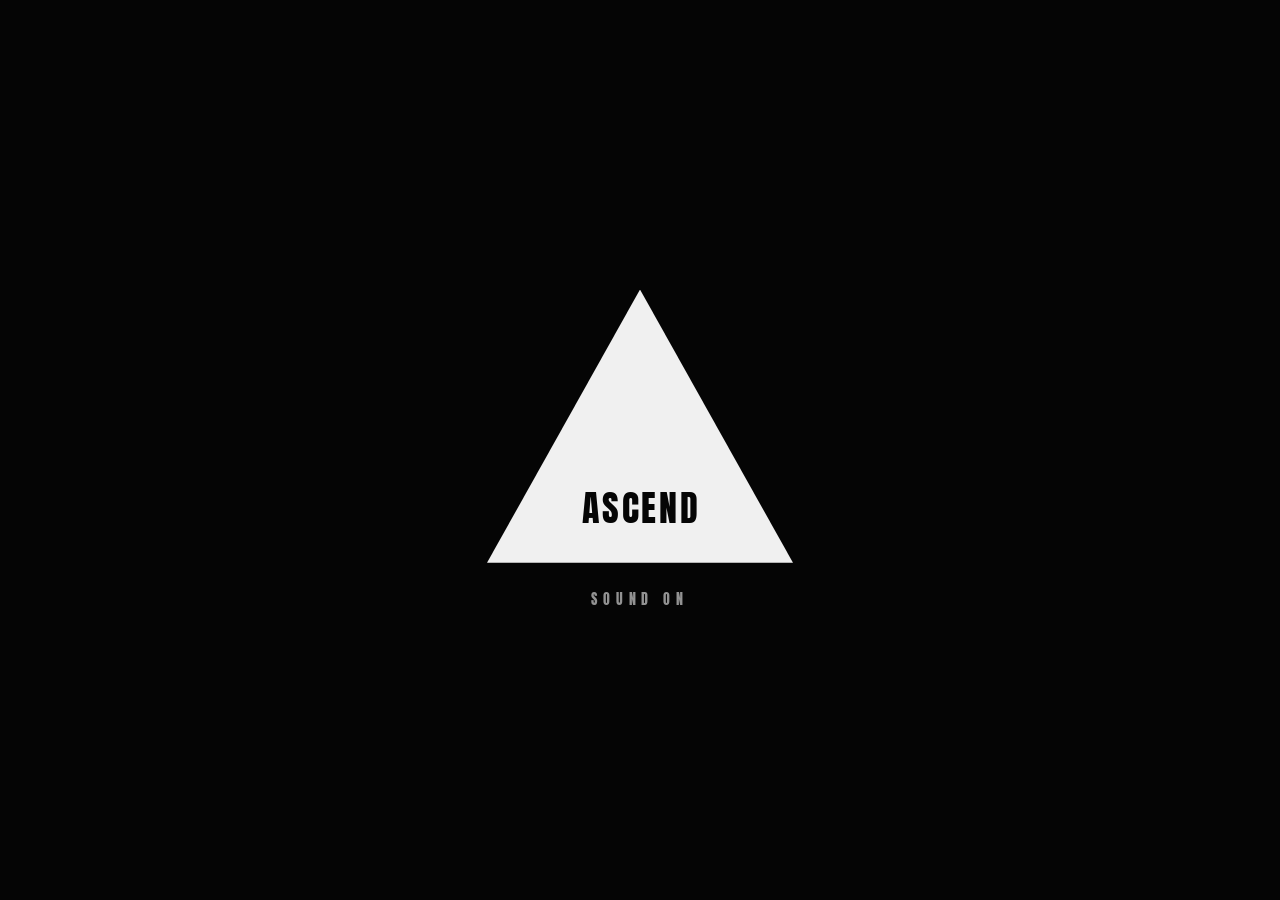
<file: ascend.html>
<!DOCTYPE html>
<html lang="en">
<head>
  <meta charset="UTF-8">
  <meta name="viewport" content="width=device-width, initial-scale=1.0, viewport-fit=cover">
  <title>Ascend — EVRABO</title>
  <meta name="description" content="Ascend. The EVRABO film, with sound.">
  <meta property="og:title" content="Ascend — EVRABO">
  <meta property="og:description" content="The EVRABO film, with sound.">
  <meta property="og:type" content="website">
  <meta property="og:url" content="https://evrabo.com/ascend.html">
  <meta property="og:image" content="https://evrabo.com/assets/images/ascend-poster.jpg">
  <meta name="twitter:card" content="summary_large_image">
  <meta name="theme-color" content="#050505">
  <link rel="canonical" href="https://evrabo.com/ascend.html">
  <link rel="icon" type="image/png" href="assets/images/favicon.png">
  <link rel="preconnect" href="https://fonts.googleapis.com">
  <link rel="preconnect" href="https://fonts.gstatic.com" crossorigin>
  <link href="https://fonts.googleapis.com/css2?family=Space+Grotesk:wght@400;500;600&display=swap" rel="stylesheet">
  <link rel="preload" href="assets/fonts/Anton-latin.woff2" as="font" type="font/woff2" crossorigin>
  <link rel="preload" href="assets/images/ascend-poster.jpg" as="image">
  <link rel="stylesheet" href="assets/fonts/anton.css">
  <script>
    // Arrived from the blast on the home page: paint white from the very first frame, then fade into the film
    try { if (sessionStorage.getItem('ascend-boom')) { sessionStorage.removeItem('ascend-boom'); document.documentElement.classList.add('boom'); } } catch (e) {}
  </script>
  <style>
    html { font-variant-emoji: text; }
    *, *::before, *::after { margin: 0; padding: 0; box-sizing: border-box; }

    :root { --black: #050505; --white: #f0f0f0; }

    html, body { height: 100%; background: var(--black); color: var(--white); overflow: hidden; }
    body { font-family: 'Space Grotesk', sans-serif; }

    /* Arrives lit by the blast from the home page, then settles into the film */
    .flash { position: fixed; inset: 0; z-index: 20; background: var(--white); pointer-events: none; opacity: 0; }
    html.boom .flash { opacity: 1; animation: settle 0.9s cubic-bezier(0.2, 0.7, 0.2, 1) 0.05s forwards; }
    @keyframes settle { to { opacity: 0; } }

    .film { position: fixed; inset: 0; width: 100%; height: 100%; object-fit: cover; background: var(--black); }

    /* Top bar: way home, and the mute button */
    .bar {
      position: fixed;
      z-index: 5;
      top: 0; left: 0; right: 0;
      display: flex;
      justify-content: space-between;
      align-items: center;
      padding: max(1.6rem, env(safe-area-inset-top)) max(4vw, env(safe-area-inset-right)) 0 max(4vw, env(safe-area-inset-left));
    }

    .home {
      font-family: 'Anton', sans-serif;
      font-size: 1.8rem;
      letter-spacing: 0.15em;
      color: var(--white);
      text-decoration: none;
      text-shadow: 0 2px 18px rgba(0, 0, 0, 0.6);
    }

    /* Text-only controls, Anton like the rest of EVRABO: red underline on hover */
    .btn {
      position: relative;
      padding: .5rem 0;
      font-family: 'Anton', sans-serif;
      font-size: clamp(.9rem, 1.3vw, 1.15rem);
      letter-spacing: 0.3em;
      text-transform: uppercase;
      color: var(--white);
      background: none;
      border: 0;
      opacity: .75;
      cursor: pointer;
      text-decoration: none;
      text-shadow: 0 2px 18px rgba(0, 0, 0, 0.6);
      transition: opacity .25s, color .25s;
    }
    .btn::after { content: ''; position: absolute; left: 0; right: .3em; bottom: 0; height: 2px; background: #e0271a; transform: scaleX(0); transform-origin: left; transition: transform .35s cubic-bezier(.16, 1, .3, 1); }
    .btn:hover { opacity: 1; }
    .btn:hover::after { transform: scaleX(1); }
    .btn:focus-visible, .home:focus-visible { outline: 2px solid var(--white); outline-offset: 3px; }

    /* The words: one beat at a time, hard cut, with a punch on every entry */
    .words {
      position: fixed;
      z-index: 3;
      inset: 0;
      display: flex;
      align-items: center;
      justify-content: center;
      padding: 0 5vw;
      pointer-events: none;
      text-align: center;
    }

    .word {
      font-family: 'Anton', sans-serif;
      font-size: clamp(3.4rem, 15vw, 16rem);
      line-height: 0.9;
      letter-spacing: 0.01em;
      text-transform: uppercase;
      color: var(--white);
      text-shadow: 0 6px 40px rgba(0, 0, 0, 0.55);
      opacity: 0;
    }

    .word.on { opacity: 1; animation: punch 0.22s cubic-bezier(0.1, 0.9, 0.2, 1) both; }

    @keyframes punch {
      0% { transform: scale(1.5); filter: brightness(2.2); }
      55% { transform: scale(0.97); filter: brightness(1.2); }
      100% { transform: scale(1); filter: brightness(1); }
    }

    /* Start gate (only shown if the browser refuses to play with sound) */
    .gate {
      position: fixed;
      z-index: 8;
      inset: 0;
      display: none;
      align-items: center;
      justify-content: center;
      flex-direction: column;
      gap: 1.6rem;
      background: var(--black);
    }

    .gate.show { display: flex; }

    .gate button {
      position: relative;
      width: clamp(15rem, 34vmin, 24rem);
      aspect-ratio: 1.12;
      color: var(--black);
      background: var(--white);
      border: 0;
      cursor: pointer;
      clip-path: polygon(50% 0, 100% 100%, 0 100%);
    }

    .gate button span {
      position: absolute;
      left: 0;
      right: 0;
      bottom: 10%;
      text-align: center;
      font-family: 'Anton', sans-serif;
      font-size: clamp(1.3rem, 4vmin, 2.4rem);
      letter-spacing: 0.08em;
      text-indent: 0.08em;
      text-transform: uppercase;
    }

    .gate small { font-family: 'Anton', sans-serif; font-size: 0.9rem; letter-spacing: 0.4em; text-transform: uppercase; opacity: 0.6; }

    /* After the film */
    .after {
      position: fixed;
      z-index: 6;
      left: 0; right: 0;
      bottom: max(5vh, env(safe-area-inset-bottom));
      display: none;
      justify-content: center;
      gap: 3rem;
    }

    .after.show { display: flex; }

    @media (max-width: 640px) { .home { font-size: 1.5rem; } }
    @media (prefers-reduced-motion: reduce) { .word.on { animation: none; } }
  </style>
</head>
<body>
  <div class="flash" id="flash"></div>
  <video class="film" id="film" src="assets/videos/EVRABO_film_web.mp4?v=2" poster="assets/images/ascend-poster.jpg" playsinline preload="auto"></video>

  <div class="words" aria-live="off"><div class="word" id="word"></div></div>

  <div class="bar">
    <a class="home" href="/">EVRABO</a>
    <button type="button" class="btn" id="mute" aria-pressed="false">Mute</button>
  </div>

  <div class="gate" id="gate">
    <button type="button" id="go" aria-label="Ascend"><span>Ascend</span></button>
    <small>Sound on</small>
  </div>

  <div class="after" id="after">
    <button type="button" class="btn" id="replay">Replay</button>
    <a class="btn" href="/">Enter EVRABO</a>
  </div>

  <script>
    // Beats: each line chains into the next, so the film reads as one sentence.
    // The words stop at STOP, because the film cuts to its own EVRABO logo from there.
    var STOP = 40.8;
    var CUES = [
      [2.0, 'No one'], [3.2, 'Gave us'], [4.4, 'A seat.'],
      [6.0, 'So we'], [7.2, 'Built'], [8.4, 'The table.'],
      [10.2, 'Then'], [11.2, 'The room.'], [12.8, 'Then'], [13.8, 'The name.'],
      [15.6, 'Not luck.'], [17.0, 'Dirt.'], [18.2, 'Dream.'], [19.4, 'Reach.'],
      [21.2, 'They said'], [22.6, 'Wait.'], [24.0, 'We said'], [25.4, 'No.'],
      [27.0, 'No fear.'], [28.6, 'No brakes.'], [30.2, 'No permission.'],
      [32.2, 'Faster'], [33.4, 'Than doubt.'], [35.2, 'Louder'], [36.4, 'Than noise.'],
      [38.2, 'Every move'], [39.8, 'Is a signal.']
    ];

    var film = document.getElementById('film');
    var word = document.getElementById('word');
    var gate = document.getElementById('gate');
    var after = document.getElementById('after');
    var muteBtn = document.getElementById('mute');
    var shown = -2;


    function beat(time) {
      var i = -1;
      if (time < STOP) for (var k = 0; k < CUES.length; k++) { if (CUES[k][0] <= time) i = k; else break; }
      if (i === shown) return;
      shown = i;
      word.classList.remove('on');
      if (i < 0) { word.textContent = ''; return; }
      word.textContent = CUES[i][1];
      void word.offsetWidth;            // restart the punch
      word.classList.add('on');
    }

    function loop() {
      beat(film.currentTime);
      requestAnimationFrame(loop);
    }

    function start() {
      gate.classList.remove('show');
      after.classList.remove('show');
      film.currentTime = 0;
      film.muted = false;
      muteBtn.textContent = 'Mute';
      muteBtn.setAttribute('aria-pressed', 'false');
      film.play().catch(function () { gate.classList.add('show'); });
    }

    muteBtn.addEventListener('click', function () {
      film.muted = !film.muted;
      muteBtn.textContent = film.muted ? 'Unmute' : 'Mute';
      muteBtn.setAttribute('aria-pressed', String(film.muted));
    });

    document.getElementById('go').addEventListener('click', start);
    document.getElementById('replay').addEventListener('click', start);
    film.addEventListener('ended', function () { beat(STOP); after.classList.add('show'); });

    // Always from zero. If the browser blocks sound without a tap, the gate asks for one.
    film.currentTime = 0;
    film.muted = false;
    film.play().catch(function () { gate.classList.add('show'); });
    requestAnimationFrame(loop);
  </script>
</body>
</html>
</file>
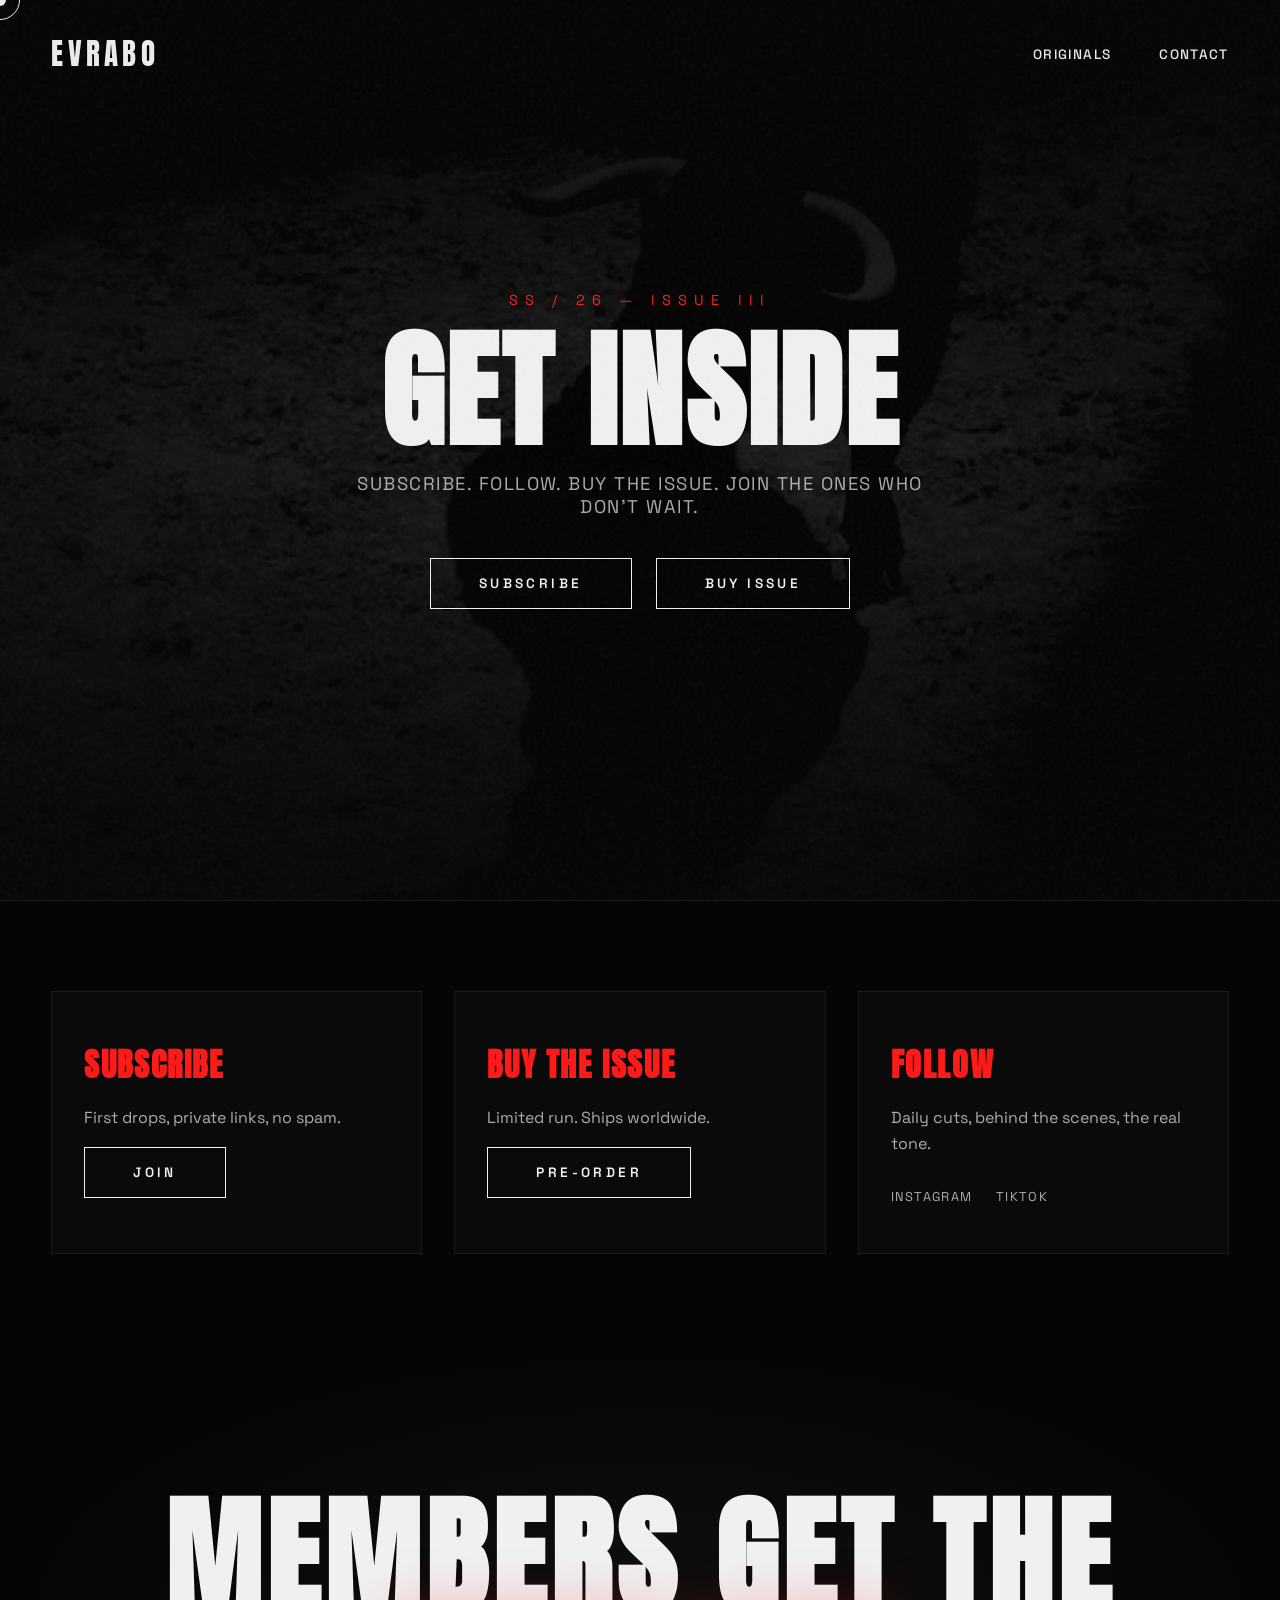
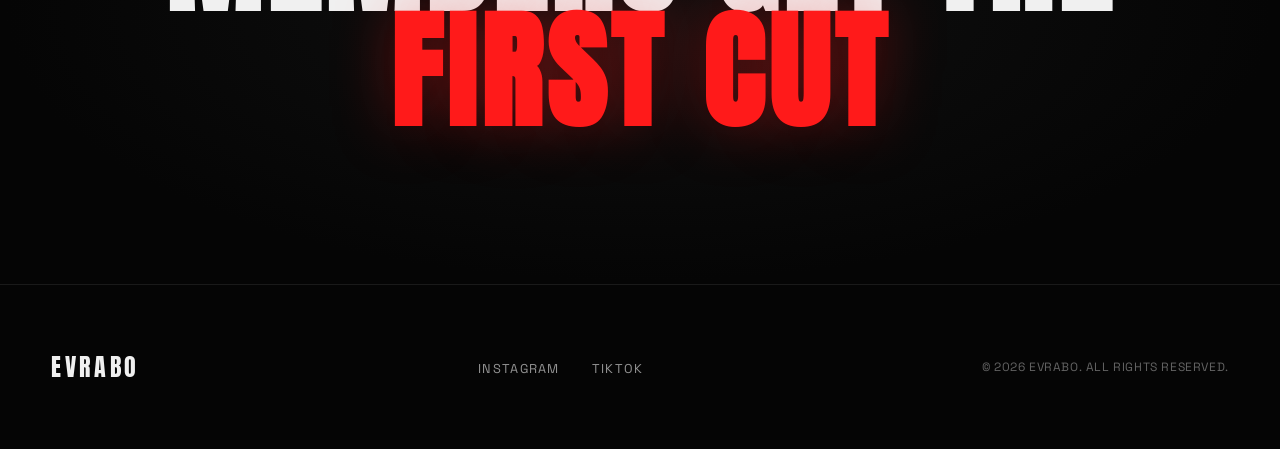
<file: bitch.html>
<!DOCTYPE html>
<html lang="en">
<head>
  <meta charset="UTF-8">
  <meta name="viewport" content="width=device-width, initial-scale=1.0">
  <title>Evrabo-Bitch</title>
  <meta name="description" content="Subscribe, follow, buy the issue. EVRABO — limited run, ships worldwide. Members get the first cut. First drops, private links, no spam.">
  <meta property="og:title" content="GET INSIDE — EVRABO Issue III">
  <meta property="og:description" content="Join the ones who don't wait. Limited run. Ships worldwide.">
  <meta property="og:type" content="website">
  <meta property="og:url" content="https://evrabo.com/bitch.html">
  <meta property="og:image" content="https://evrabo.com/assets/images/LinearMomentum.jpg">
  <meta name="theme-color" content="#050505">
  <link rel="canonical" href="https://evrabo.com/bitch.html">
  <link rel="icon" type="image/png" href="assets/images/favicon.png">
  <link rel="preconnect" href="https://fonts.googleapis.com">
  <link rel="preconnect" href="https://fonts.gstatic.com" crossorigin>
  <link rel="preload" href="assets/fonts/Anton-latin.woff2" as="font" type="font/woff2" crossorigin>
  <link rel="stylesheet" href="assets/fonts/anton.css">
  <link href="https://fonts.googleapis.com/css2?family=Space+Grotesk:wght@300;400;500;600;700&display=swap" rel="stylesheet">
  <style>
    html { font-variant-emoji: text; }
    *, *::before, *::after {
      margin: 0;
      padding: 0;
      box-sizing: border-box;
    }

    :root {
      --black: #050505;
      --white: #f0f0f0;
      --red: #ff1a1a;
      --gray: #1a1a1a;
    }

    html {
      scroll-behavior: auto;
      overflow-x: hidden;
    }

    body {
      background: var(--black);
      color: var(--white);
      font-family: 'Space Grotesk', sans-serif;
      overflow-x: hidden;
      cursor: none;
    }

    /* Custom Cursor */
    .cursor {
      position: fixed;
      width: 12px;
      height: 12px;
      background: var(--white);
      border-radius: 50%;
      pointer-events: none;
      z-index: 9999;
      mix-blend-mode: difference;
      transition: transform 0.1s ease;
    }

    .cursor-follower {
      position: fixed;
      width: 40px;
      height: 40px;
      border: 1px solid var(--white);
      border-radius: 50%;
      pointer-events: none;
      z-index: 9998;
      mix-blend-mode: difference;
      transition: transform 0.3s ease, width 0.3s ease, height 0.3s ease;
    }

    .cursor.hover {
      transform: scale(3);
      background: var(--red);
    }

    .cursor-follower.hover {
      width: 60px;
      height: 60px;
      border-color: var(--red);
    }

    /* Noise Overlay */
    .noise {
      position: fixed;
      top: 0;
      left: 0;
      width: 100%;
      height: 100%;
      pointer-events: none;
      z-index: 9990;
      opacity: 0.04;
      background-image: url("data:image/svg+xml,%3Csvg viewBox='0 0 256 256' xmlns='http://www.w3.org/2000/svg'%3E%3Cfilter id='noiseFilter'%3E%3CfeTurbulence type='fractalNoise' baseFrequency='0.9' numOctaves='4' stitchTiles='stitch'/%3E%3C/filter%3E%3Crect width='100%25' height='100%25' filter='url(%23noiseFilter)'/%3E%3C/svg%3E");
    }

    /* Scanlines */
    .scanlines {
      position: fixed;
      top: 0;
      left: 0;
      width: 100%;
      height: 100%;
      pointer-events: none;
      z-index: 9991;
      opacity: 0.03;
      background: repeating-linear-gradient(
        0deg,
        transparent,
        transparent 2px,
        rgba(255,255,255,0.03) 2px,
        rgba(255,255,255,0.03) 4px
      );
    }

    /* Navigation */
    nav {
      position: fixed;
      top: 0;
      left: 0;
      width: 100%;
      padding: 2rem 4vw;
      display: flex;
      justify-content: space-between;
      align-items: center;
      z-index: 100;
      mix-blend-mode: difference;
    }

    .nav-logo {
      font-family: 'Anton', sans-serif;
      font-size: 1.8rem;
      letter-spacing: 0.15em;
      color: var(--white);
      text-decoration: none;
      transition: letter-spacing 0.4s ease;
    }

    .nav-logo:hover {
      letter-spacing: 0.3em;
    }

    .nav-links {
      display: flex;
      gap: 3rem;
      list-style: none;
    }

    .nav-links a {
      color: var(--white);
      text-decoration: none;
      font-size: 0.85rem;
      font-weight: 500;
      letter-spacing: 0.1em;
      text-transform: uppercase;
      position: relative;
      padding-bottom: 4px;
    }

    .nav-links a::after {
      content: '';
      position: absolute;
      bottom: 0;
      left: 0;
      width: 0;
      height: 1px;
      background: var(--red);
      transition: width 0.4s cubic-bezier(0.16, 1, 0.3, 1);
    }

    .nav-links a:hover::after {
      width: 100%;
    }

    .nav-links a:hover {
      color: var(--red);
    }

    /* Page Hero */
    .page-hero {
      position: relative;
      min-height: 100vh;
      width: 100%;
      display: flex;
      align-items: center;
      justify-content: center;
      text-align: center;
      overflow: hidden;
      padding: 10vh 4vw;
    }

    .page-hero-bg {
      position: absolute;
      inset: 0;
      z-index: 0;
      background: url('assets/images/LinearMomentum.jpg') center/cover no-repeat;
      filter: brightness(0.35) contrast(1.2) grayscale(40%);
    }

    .page-hero-overlay {
      position: absolute;
      inset: 0;
      z-index: 1;
      background:
        linear-gradient(180deg, rgba(5,5,5,0.75) 0%, rgba(5,5,5,0.35) 50%, rgba(5,5,5,0.85) 100%),
        radial-gradient(ellipse at 50% 50%, rgba(5,5,5,0.3) 0%, rgba(5,5,5,0.8) 100%);
    }

    .page-hero-content {
      position: relative;
      z-index: 2;
      max-width: 1100px;
      display: flex;
      flex-direction: column;
      align-items: center;
      gap: 1.5rem;
    }

    .page-kicker {
      font-family: 'Space Grotesk', sans-serif;
      font-size: clamp(0.7rem, 1.2vw, 0.9rem);
      letter-spacing: 0.5em;
      text-transform: uppercase;
      color: var(--red);
    }

    .page-headline {
      font-family: 'Anton', sans-serif;
      font-size: clamp(3rem, 10vw, 9rem);
      line-height: 0.9;
      text-transform: uppercase;
      letter-spacing: 0.02em;
    }

    .page-sub {
      font-family: 'Space Grotesk', sans-serif;
      font-size: clamp(0.9rem, 1.5vw, 1.15rem);
      letter-spacing: 0.08em;
      text-transform: uppercase;
      opacity: 0.7;
      max-width: 600px;
    }

    .hero-actions {
      display: flex;
      gap: 1.5rem;
      flex-wrap: wrap;
      justify-content: center;
      margin-top: 1rem;
    }

    .btn {
      display: inline-block;
      padding: 1rem 3rem;
      border: 1px solid var(--white);
      color: var(--white);
      text-decoration: none;
      font-family: 'Space Grotesk', sans-serif;
      font-weight: 600;
      font-size: 0.85rem;
      letter-spacing: 0.25em;
      text-transform: uppercase;
      transition: all 0.4s cubic-bezier(0.16, 1, 0.3, 1);
      overflow: hidden;
      position: relative;
      background: transparent;
      cursor: pointer;
      z-index: 1;
    }

    .btn::before {
      content: '';
      position: absolute;
      top: 0;
      left: -100%;
      width: 100%;
      height: 100%;
      background: var(--red);
      transition: left 0.4s cubic-bezier(0.16, 1, 0.3, 1);
      z-index: -1;
    }

    .btn:hover::before {
      left: 0;
    }

    .btn:hover {
      border-color: var(--red);
    }

    /* Access Section */
    .access-section {
      padding: 10vh 4vw;
      border-top: 1px solid var(--gray);
    }

    .access-grid {
      display: grid;
      grid-template-columns: repeat(auto-fit, minmax(280px, 1fr));
      gap: 2rem;
      max-width: 1200px;
      margin: 0 auto;
    }

    .access-card {
      border: 1px solid var(--gray);
      padding: 3rem 2rem;
      background: rgba(255,255,255,0.02);
      display: flex;
      flex-direction: column;
      align-items: flex-start;
      gap: 1rem;
      transition: border-color 0.4s ease, transform 0.4s ease;
    }

    .access-card:hover {
      border-color: var(--red);
      transform: translateY(-8px);
    }

    .access-card h3 {
      font-family: 'Anton', sans-serif;
      font-size: 2rem;
      text-transform: uppercase;
      color: var(--red);
      letter-spacing: 0.05em;
    }

    .access-card p {
      font-size: 1rem;
      line-height: 1.6;
      opacity: 0.7;
    }

    .social-links {
      display: flex;
      gap: 1.5rem;
      margin-top: auto;
      padding-top: 1rem;
    }

    .social-links a {
      color: var(--white);
      text-decoration: none;
      font-size: 0.8rem;
      letter-spacing: 0.1em;
      text-transform: uppercase;
      opacity: 0.7;
      transition: opacity 0.3s ease, color 0.3s ease;
    }

    .social-links a:hover {
      opacity: 1;
      color: var(--red);
    }

    /* Statement Section */
    .statement {
      position: relative;
      min-height: 60vh;
      display: flex;
      align-items: center;
      justify-content: center;
      text-align: center;
      padding: 10vh 4vw;
      overflow: hidden;
    }

    .statement::before {
      content: '';
      position: absolute;
      inset: 0;
      background: radial-gradient(ellipse at 50% 50%, rgba(26,26,26,0.5) 0%, var(--black) 70%);
      z-index: 0;
    }

    .statement-text {
      position: relative;
      z-index: 1;
      font-family: 'Anton', sans-serif;
      font-size: clamp(3rem, 10vw, 8rem);
      line-height: 0.9;
      text-transform: uppercase;
      letter-spacing: 0.04em;
      color: var(--white);
      max-width: 1200px;
    }

    .statement-text span {
      color: var(--red);
      text-shadow: 0 0 60px rgba(255, 26, 26, 0.35);
    }

    /* Footer */
    footer {
      padding: 4rem 4vw;
      border-top: 1px solid var(--gray);
      display: flex;
      justify-content: space-between;
      align-items: center;
      flex-wrap: wrap;
      gap: 2rem;
    }

    .footer-logo {
      font-family: 'Anton', sans-serif;
      font-size: 1.5rem;
      letter-spacing: 0.15em;
    }

    .footer-links {
      display: flex;
      gap: 2rem;
      list-style: none;
    }

    .footer-links a {
      color: var(--white);
      text-decoration: none;
      font-size: 0.8rem;
      letter-spacing: 0.1em;
      text-transform: uppercase;
      opacity: 0.6;
      transition: opacity 0.3s ease, color 0.3s ease;
    }

    .footer-links a:hover {
      opacity: 1;
      color: var(--red);
    }

    .footer-copy {
      font-size: 0.75rem;
      opacity: 0.4;
      letter-spacing: 0.05em;
    }


    /* Mobile Menu Toggle */
    .nav-toggle {
      display: none;
      flex-direction: column;
      justify-content: center;
      gap: 6px;
      width: 32px;
      height: 32px;
      background: transparent;
      border: none;
      cursor: pointer;
      z-index: 200;
      padding: 0;
    }

    .nav-toggle span {
      display: block;
      width: 100%;
      height: 2px;
      background: var(--white);
      transition: all 0.3s ease;
    }

    .nav-toggle.active span:nth-child(1) {
      transform: translateY(8px) rotate(45deg);
    }

    .nav-toggle.active span:nth-child(2) {
      opacity: 0;
    }

    .nav-toggle.active span:nth-child(3) {
      transform: translateY(-8px) rotate(-45deg);
    }

    .nav-mobile {
      position: fixed;
      inset: 0;
      background: var(--black);
      z-index: 99;
      display: flex;
      align-items: center;
      justify-content: center;
      opacity: 0;
      pointer-events: none;
      transition: opacity 0.4s ease;
    }

    .nav-mobile.open {
      opacity: 1;
      pointer-events: auto;
    }

    .nav-mobile-links {
      list-style: none;
      display: flex;
      flex-direction: column;
      gap: 2rem;
      text-align: center;
    }

    .nav-mobile-links a {
      font-family: 'Anton', sans-serif;
      font-size: clamp(2.5rem, 10vw, 5rem);
      text-transform: uppercase;
      letter-spacing: 0.05em;
      color: var(--white);
      text-decoration: none;
      transition: color 0.3s ease;
    }

    .nav-mobile-links a:hover {
      color: var(--red);
    }

    /* Responsive */
    @media (max-width: 768px) {
      .nav-links { display: none; }
      .nav-toggle { display: flex; }
      .page-headline { font-size: clamp(2.5rem, 14vw, 5rem); }
      .cursor, .cursor-follower { display: none; }
      body { cursor: auto; }
    }
  </style>
</head>
<body>
  <div class="cursor"></div>
  <div class="cursor-follower"></div>
  <div class="noise"></div>
  <div class="scanlines"></div>

  <nav>
    <a href="/" class="nav-logo">EVRABO</a>
    <ul class="nav-links">
      <li><a href="originals.html">Originals</a></li>
      <li><a href="contact.html">Contact</a></li>
    </ul>
      <button class="nav-toggle" aria-label="Open menu" aria-expanded="false">
      <span></span>
      <span></span>
      <span></span>
    </button>
  </nav>
  <div class="nav-mobile">
    <ul class="nav-mobile-links">
      <li><a href="originals.html">Originals</a></li>
      <li><a href="contact.html">Contact</a></li>
    </ul>
  </div>


  <section class="page-hero" id="enter-hero">
    <div class="page-hero-bg"></div>
    <div class="page-hero-overlay"></div>
    <div class="page-hero-content">
      <div class="page-kicker">SS / 26 — ISSUE III</div>
      <h1 class="page-headline">GET INSIDE</h1>
      <p class="page-sub">Subscribe. Follow. Buy the issue. Join the ones who don't wait.</p>
      <div class="hero-actions">
        <a href="contact.html" class="btn">Subscribe</a>
        <a href="contact.html" class="btn">Buy Issue</a>
      </div>
    </div>
  </section>

  <section class="access-section">
    <div class="access-grid">
      <article class="access-card">
        <h3>SUBSCRIBE</h3>
        <p>First drops, private links, no spam.</p>
        <a href="contact.html" class="btn">Join</a>
      </article>
      <article class="access-card">
        <h3>BUY THE ISSUE</h3>
        <p>Limited run. Ships worldwide.</p>
        <a href="contact.html" class="btn">Pre-order</a>
      </article>
      <article class="access-card">
        <h3>FOLLOW</h3>
        <p>Daily cuts, behind the scenes, the real tone.</p>
        <div class="social-links">
          <a href="https://www.instagram.com/evrabo_?utm_source=ig_web_button_share_sheet&igsi=ZDNlZDc0MzIxNw==" target="_blank" rel="noopener">Instagram</a>
          <a href="https://www.tiktok.com/@evrabo_?is_from_webapp=1&sender_device=pc" target="_blank" rel="noopener">TikTok</a>
        </div>
      </article>
    </div>
  </section>

  <section class="statement">
    <h2 class="statement-text">MEMBERS GET THE <span>FIRST CUT</span></h2>
  </section>



  <footer>
    <div class="footer-logo">EVRABO</div>
    <ul class="footer-links">
      <li><a href="https://www.instagram.com/evrabo_?utm_source=ig_web_button_share_sheet&igsi=ZDNlZDc0MzIxNw==" target="_blank" rel="noopener">Instagram</a></li>
      <li><a href="https://www.tiktok.com/@evrabo_?is_from_webapp=1&sender_device=pc" target="_blank" rel="noopener">TikTok</a></li>
    </ul>
    <span class="footer-copy">©︎ 2026 EVRABO. ALL RIGHTS RESERVED.</span>
  </footer>

  <script>
    // Custom Cursor
    const cursor = document.querySelector('.cursor');
    const follower = document.querySelector('.cursor-follower');
    let mouseX = 0, mouseY = 0;
    let cursorX = 0, cursorY = 0;
    let followerX = 0, followerY = 0;

    document.addEventListener('mousemove', (e) => {
      mouseX = e.clientX;
      mouseY = e.clientY;
    });

    function animateCursor() {
      cursorX += (mouseX - cursorX) * 0.2;
      cursorY += (mouseY - cursorY) * 0.2;
      followerX += (mouseX - followerX) * 0.1;
      followerY += (mouseY - followerY) * 0.1;

      cursor.style.transform = `translate(${cursorX - 6}px, ${cursorY - 6}px)`;
      follower.style.transform = `translate(${followerX - 20}px, ${followerY - 20}px)`;

      requestAnimationFrame(animateCursor);
    }
    animateCursor();

    document.querySelectorAll('a, button').forEach(el => {
      el.addEventListener('mouseenter', () => {
        cursor.classList.add('hover');
        follower.classList.add('hover');
      });
      el.addEventListener('mouseleave', () => {
        cursor.classList.remove('hover');
        follower.classList.remove('hover');
      });
    });
  
    // Mobile menu toggle
    const navToggle = document.querySelector('.nav-toggle');
    const navMobile = document.querySelector('.nav-mobile');
    if (navToggle && navMobile) {
      navToggle.addEventListener('click', () => {
        const isOpen = navMobile.classList.toggle('open');
        navToggle.classList.toggle('active');
        navToggle.setAttribute('aria-expanded', isOpen);
        document.body.style.overflow = isOpen ? 'hidden' : '';
      });

      navMobile.querySelectorAll('a').forEach(link => {
        link.addEventListener('click', () => {
          navMobile.classList.remove('open');
          navToggle.classList.remove('active');
          navToggle.setAttribute('aria-expanded', 'false');
          document.body.style.overflow = '';
        });
      });
    }

  </script>

</body>
</html>
</file>
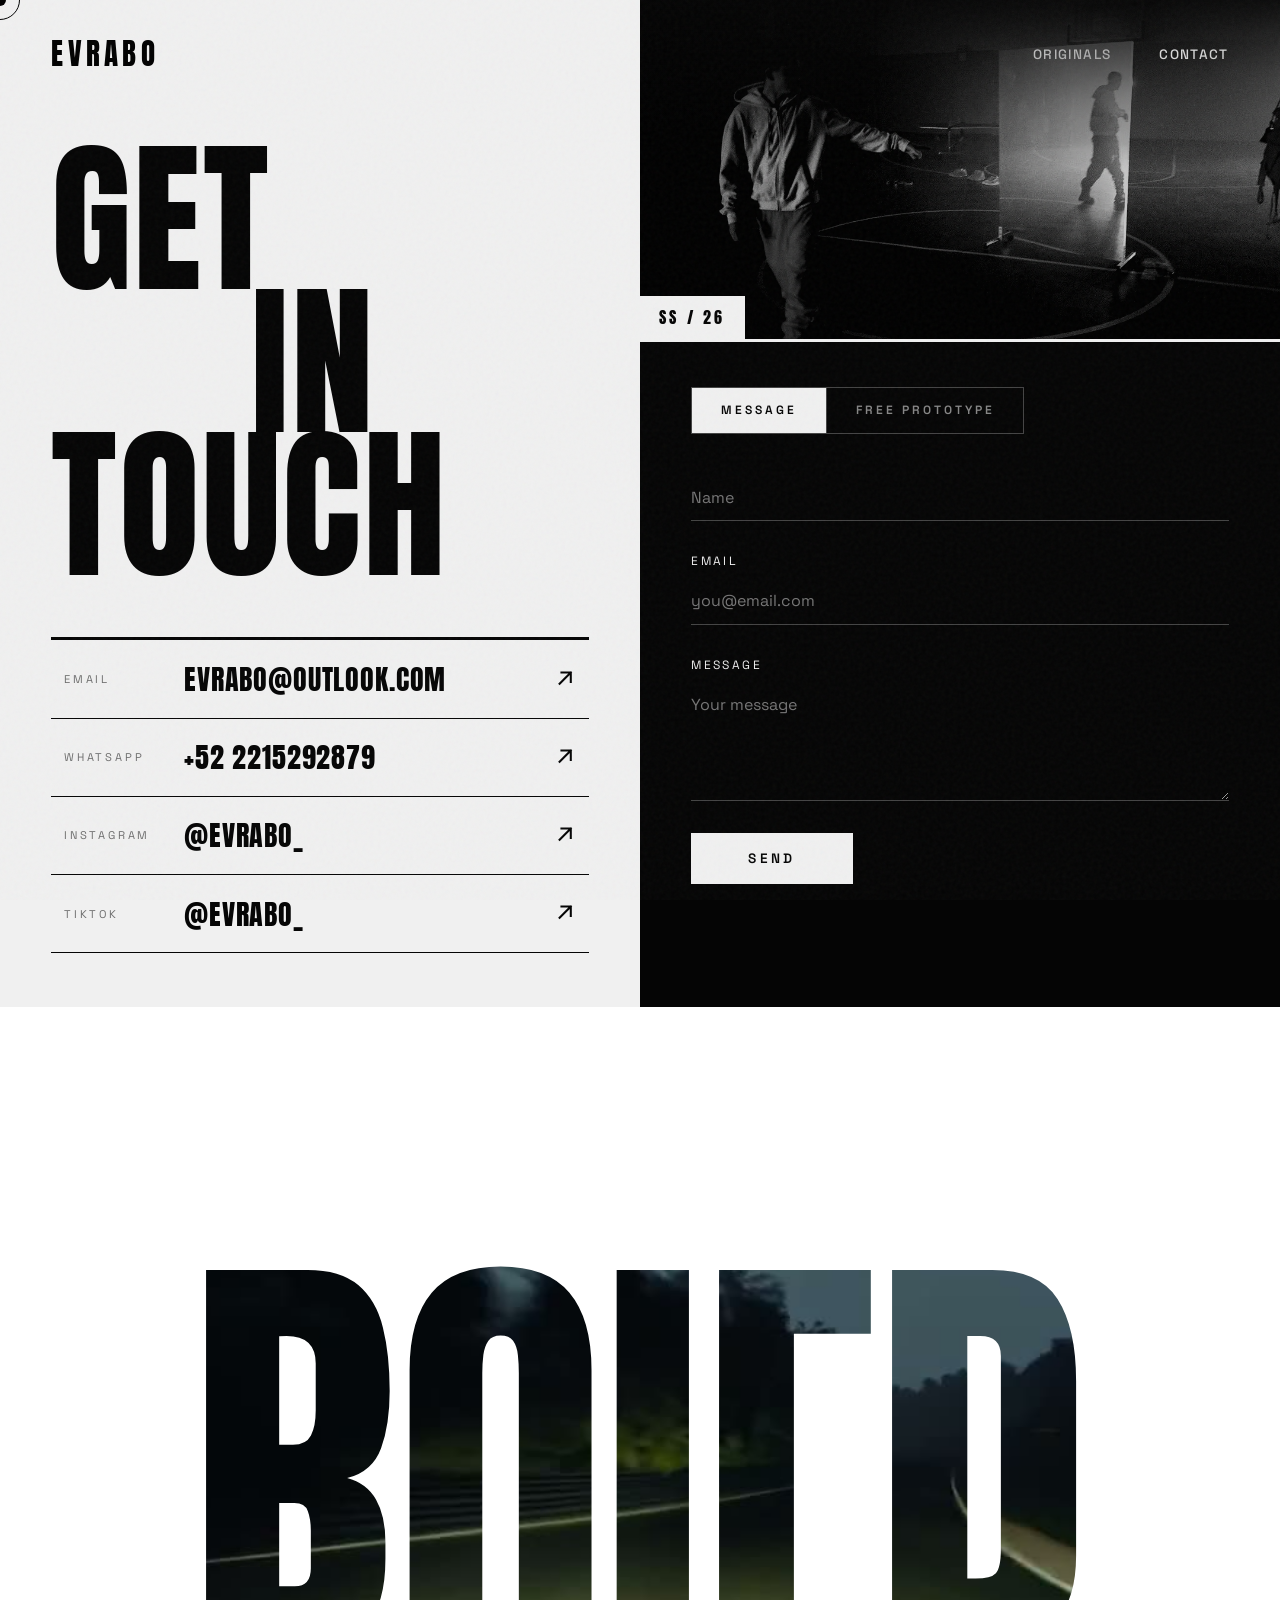
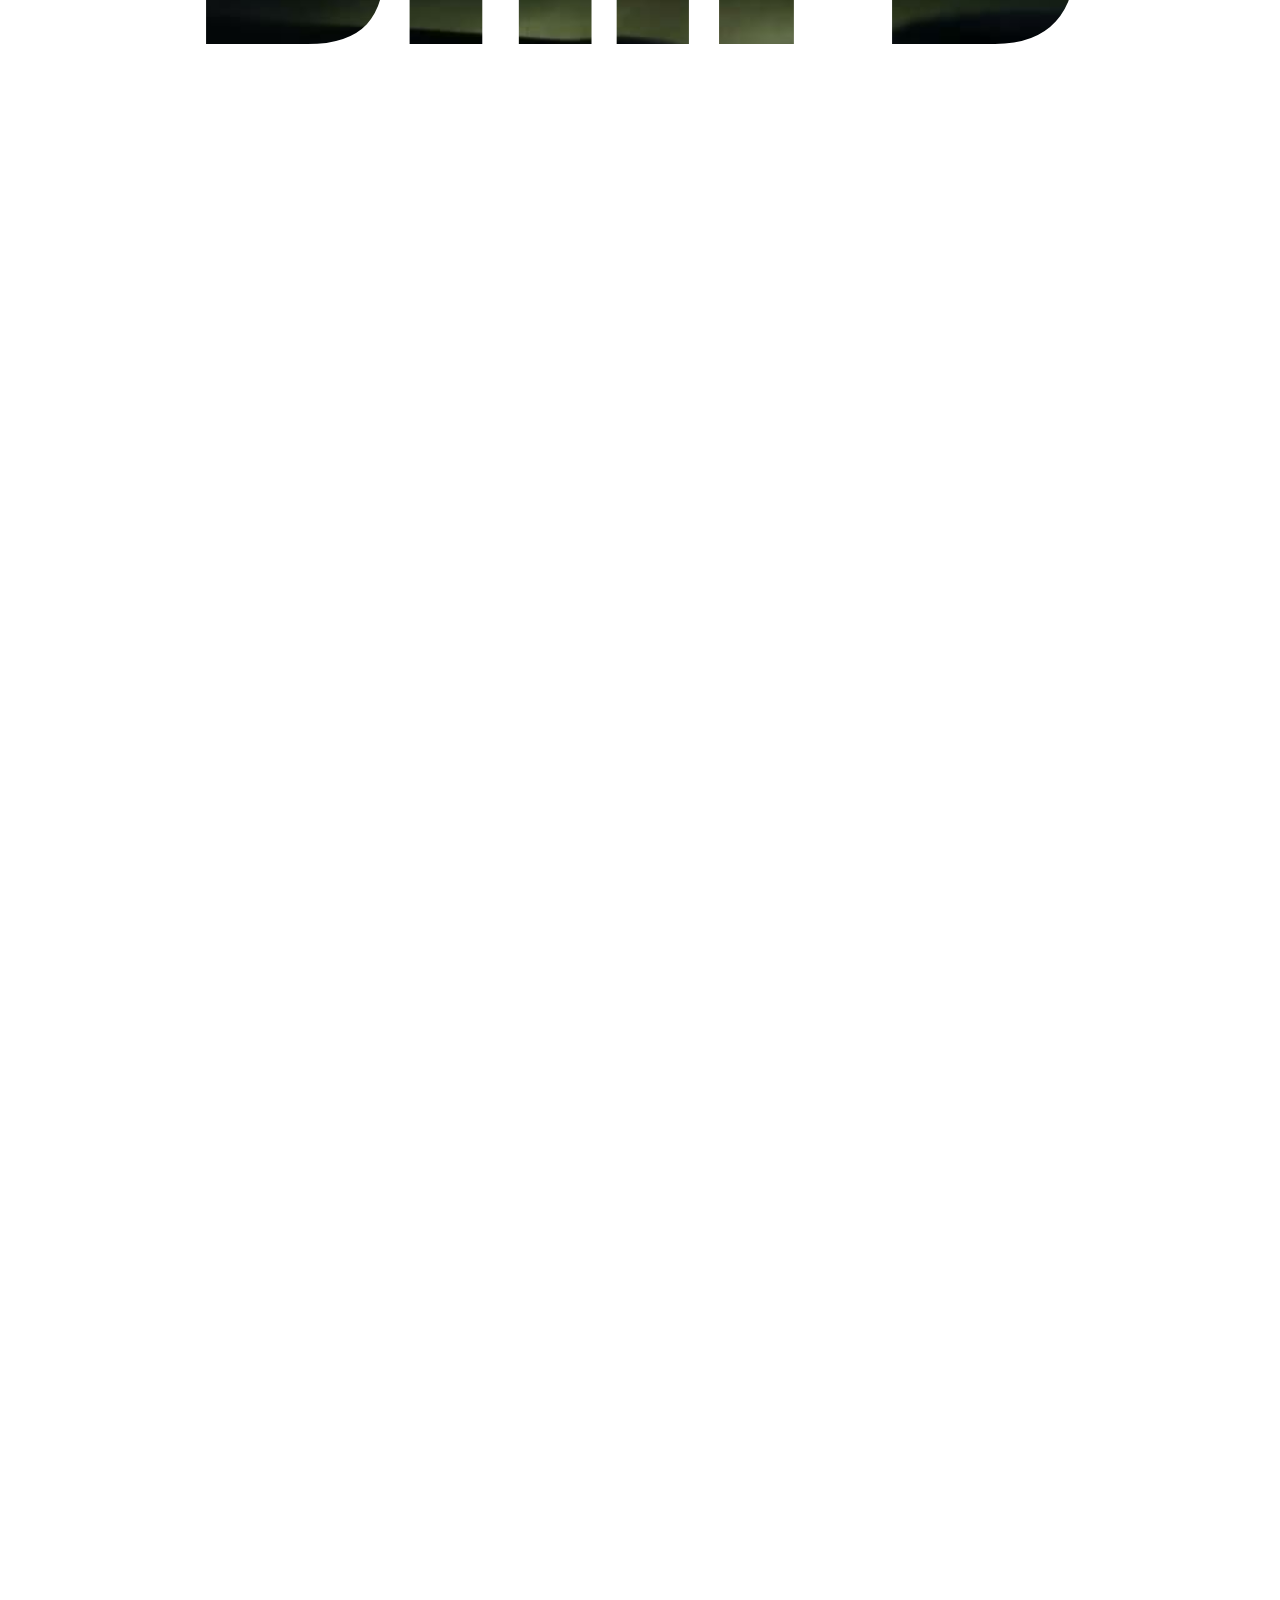
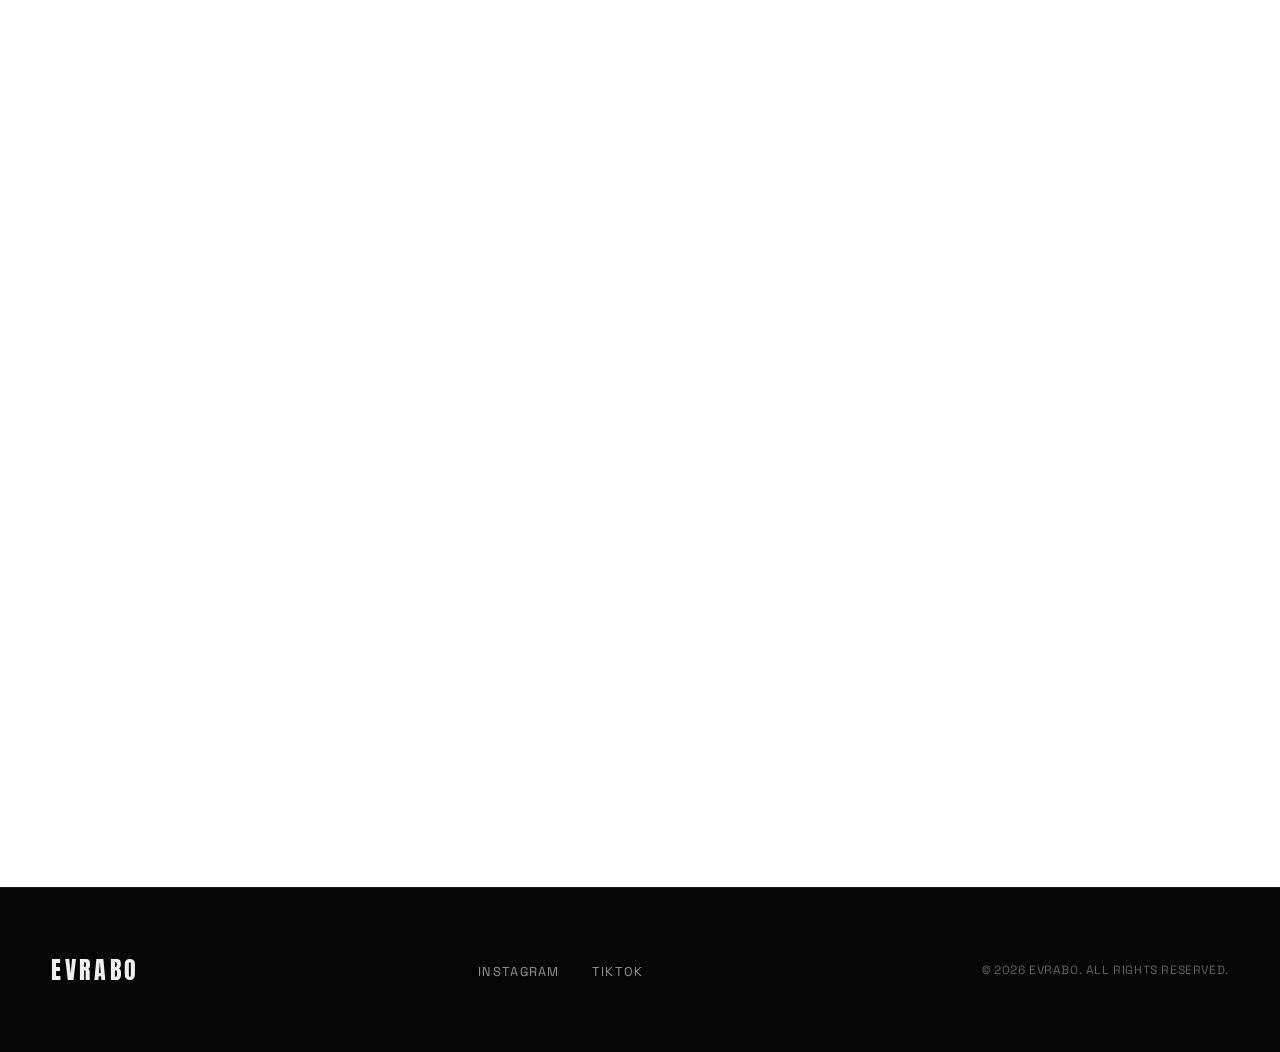
<file: contact.html>
<!DOCTYPE html>
<html lang="en">
<head>
  <meta charset="UTF-8">
  <meta name="viewport" content="width=device-width, initial-scale=1.0">
  <title>Evrabo-Contact</title>
  <meta name="description" content="Partnerships, collaborations, subscriptions — open the channel with EVRABO. No hesitation. No doubt. Make them watch you win.">
  <meta property="og:title" content="Make Contact — EVRABO">
  <meta property="og:description" content="Partnerships, collaborations, open the channel.">
  <meta property="og:type" content="website">
  <meta property="og:url" content="https://evrabo.com/contact.html">
  <meta name="theme-color" content="#050505">
  <link rel="canonical" href="https://evrabo.com/contact.html">
  <link rel="icon" type="image/png" href="assets/images/favicon.png">
  <link rel="preconnect" href="https://fonts.googleapis.com">
  <link rel="preconnect" href="https://fonts.gstatic.com" crossorigin>
  <link rel="preload" href="assets/fonts/Anton-latin.woff2" as="font" type="font/woff2" crossorigin>
  <link rel="stylesheet" href="assets/fonts/anton.css">
  <link href="https://fonts.googleapis.com/css2?family=Space+Grotesk:wght@300;400;500;600;700&display=swap" rel="stylesheet">
  <style>
    html { font-variant-emoji: text; }
    *, *::before, *::after {
      margin: 0;
      padding: 0;
      box-sizing: border-box;
    }

    :root {
      --black: #050505;
      --white: #f0f0f0;
      --red: #ff1a1a;
      --gray: #1a1a1a;
    }

    html {
      scroll-behavior: auto;
      overflow-x: hidden;
    }

    body {
      background: var(--black);
      color: var(--white);
      font-family: 'Space Grotesk', sans-serif;
      overflow-x: hidden;
      cursor: none;
    }

    /* Custom Cursor */
    .cursor {
      position: fixed;
      width: 12px;
      height: 12px;
      background: var(--white);
      border-radius: 50%;
      pointer-events: none;
      z-index: 9999;
      mix-blend-mode: difference;
      transition: transform 0.1s ease;
    }

    .cursor-follower {
      position: fixed;
      width: 40px;
      height: 40px;
      border: 1px solid var(--white);
      border-radius: 50%;
      pointer-events: none;
      z-index: 9998;
      mix-blend-mode: difference;
      transition: transform 0.3s ease, width 0.3s ease, height 0.3s ease;
    }

    .cursor.hover {
      transform: scale(3);
      background: var(--red);
    }

    .cursor-follower.hover {
      width: 60px;
      height: 60px;
      border-color: var(--red);
    }

    /* Noise Overlay */
    .noise {
      position: fixed;
      top: 0;
      left: 0;
      width: 100%;
      height: 100%;
      pointer-events: none;
      z-index: 9990;
      opacity: 0.04;
      background-image: url("data:image/svg+xml,%3Csvg viewBox='0 0 256 256' xmlns='http://www.w3.org/2000/svg'%3E%3Cfilter id='noiseFilter'%3E%3CfeTurbulence type='fractalNoise' baseFrequency='0.9' numOctaves='4' stitchTiles='stitch'/%3E%3C/filter%3E%3Crect width='100%25' height='100%25' filter='url(%23noiseFilter)'/%3E%3C/svg%3E");
    }

    /* Scanlines */
    .scanlines {
      position: fixed;
      top: 0;
      left: 0;
      width: 100%;
      height: 100%;
      pointer-events: none;
      z-index: 9991;
      opacity: 0.03;
      background: repeating-linear-gradient(
        0deg,
        transparent,
        transparent 2px,
        rgba(255,255,255,0.03) 2px,
        rgba(255,255,255,0.03) 4px
      );
    }

    /* Navigation */
    nav {
      position: fixed;
      top: 0;
      left: 0;
      width: 100%;
      padding: 2rem 4vw;
      display: flex;
      justify-content: space-between;
      align-items: center;
      z-index: 100;
      mix-blend-mode: difference;
    }

    .nav-logo {
      font-family: 'Anton', sans-serif;
      font-size: 1.8rem;
      letter-spacing: 0.15em;
      color: var(--white);
      text-decoration: none;
      transition: letter-spacing 0.4s ease;
    }

    .nav-logo:hover {
      letter-spacing: 0.3em;
    }

    .nav-links {
      display: flex;
      gap: 3rem;
      list-style: none;
    }

    .nav-links a {
      color: var(--white);
      text-decoration: none;
      font-size: 0.85rem;
      font-weight: 500;
      letter-spacing: 0.1em;
      text-transform: uppercase;
      position: relative;
      padding-bottom: 4px;
    }

    .nav-links a::after {
      content: '';
      position: absolute;
      bottom: 0;
      left: 0;
      width: 0;
      height: 1px;
      background: var(--red);
      transition: width 0.4s cubic-bezier(0.16, 1, 0.3, 1);
    }

    .nav-links a:hover::after {
      width: 100%;
    }

    .nav-links a:hover {
      color: var(--red);
    }

    .nav-links a.active {
      color: var(--red);
    }

    .nav-links a.active::after {
      width: 100%;
    }

    /* Contact: sharp split. White panel (reach us) / black panel (photo + form). */
    .split {
      display: grid;
      grid-template-columns: 1fr 1fr;
      min-height: 100vh;
      --red: #f0f0f0; /* no red here: white accents */
    }

    .split-left {
      background: var(--white);
      color: var(--black);
      padding: 16vh 4vw 6vh;
      display: flex;
      flex-direction: column;
      justify-content: space-between;
      gap: 4rem;
    }

    .split-title {
      font-family: 'Anton', sans-serif;
      font-weight: 400;
      font-size: clamp(4.5rem, 13vw, 11rem);
      line-height: 0.9;
      text-transform: uppercase;
      letter-spacing: 0.01em;
    }

    .split-title span {
      display: block;
      overflow: hidden;
      margin-bottom: -0.04em;
    }

    .split-title span:nth-child(2) { padding-left: 1.2em; }

    .split-title i {
      display: block;
      font-style: normal;
      animation: line-in 0.9s cubic-bezier(0.16, 1, 0.3, 1) both;
    }
    .split-title span:nth-child(2) i { animation-delay: 0.1s; }
    .split-title span:nth-child(3) i { animation-delay: 0.2s; }

    @keyframes line-in {
      from { transform: translateY(105%); }
      to { transform: translateY(0); }
    }

    .rows { border-top: 3px solid var(--black); }

    .row {
      display: grid;
      grid-template-columns: 6.5rem 1fr auto;
      align-items: center;
      gap: 1rem;
      padding: 1.1rem 0.8rem;
      border-bottom: 1px solid var(--black);
      color: var(--black);
      text-decoration: none;
      transition: background 0.25s ease, color 0.25s ease, padding 0.25s ease;
    }

    .row-label {
      font-size: 0.7rem;
      letter-spacing: 0.25em;
      text-transform: uppercase;
      opacity: 0.55;
    }

    .row-value {
      font-family: 'Anton', sans-serif;
      font-size: clamp(1.2rem, 2.2vw, 1.8rem);
      letter-spacing: 0.03em;
      text-transform: uppercase;
      overflow-wrap: anywhere;
    }

    .row-arrow { font-size: 1.4rem; line-height: 1; }

    .row:hover { background: var(--black); color: var(--white); padding-left: 1.4rem; }
    .row:hover .row-label { opacity: 0.7; }

    .split-right {
      display: flex;
      flex-direction: column;
      min-width: 0;
    }

    .split-photo {
      position: relative;
      height: 38vh;
      min-height: 260px;
      overflow: hidden;
      border-bottom: 3px solid var(--white);
      pointer-events: none;
    }

    .split-photo img {
      width: 100%;
      height: 100%;
      object-fit: cover;
      object-position: 30% 40%;
      filter: grayscale(100%) contrast(1.25) brightness(0.8);
    }

    .split-photo::after {
      content: '';
      position: absolute;
      inset: 0;
      background: linear-gradient(to bottom, rgba(5,5,5,0.9) 0%, rgba(5,5,5,0) 50%);
    }

    .split-photo figcaption {
      z-index: 1;
      position: absolute;
      left: 0;
      bottom: 0;
      padding: 0.6rem 1.2rem;
      background: var(--white);
      color: var(--black);
      font-family: 'Anton', sans-serif;
      font-size: 1rem;
      letter-spacing: 0.2em;
      text-transform: uppercase;
    }

    .contact-right { min-width: 0; padding: 5vh 4vw 8vh; }

    @media (max-width: 900px) {
      .split { grid-template-columns: 1fr; }
      .split-left { padding-top: 14vh; }
      .split-title span:nth-child(2) { padding-left: 0.6em; }
      .row { grid-template-columns: 1fr auto; }
      .row-label { grid-column: 1 / -1; }
      .mode-switch { width: 100%; }
      .mode-switch button { flex: 1; padding: 0.9rem 0.6rem; letter-spacing: 0.15em; }
    }

    @media (prefers-reduced-motion: reduce) {
      .split-title i { animation: none; }
    }

    /* Brutalist Form */
    .contact-form {
      display: flex;
      flex-direction: column;
      gap: 2rem;
    }

    .form-group {
      display: flex;
      flex-direction: column;
      gap: 0.5rem;
    }

    .form-group label {
      font-size: 0.75rem;
      letter-spacing: 0.2em;
      text-transform: uppercase;
      color: var(--red);
    }

    .form-group input,
    .form-group textarea {
      background: transparent;
      border: none;
      border-bottom: 1px solid rgba(255,255,255,0.25);
      color: var(--white);
      font-family: 'Space Grotesk', sans-serif;
      font-size: 1rem;
      padding: 0.8rem 0;
      outline: none;
      transition: border-color 0.3s ease;
      border-radius: 0;
    }

    .form-group input:focus,
    .form-group textarea:focus {
      border-bottom-color: var(--red);
    }

    .form-group textarea {
      min-height: 120px;
      resize: vertical;
    }

    .form-submit {
      align-self: flex-start;
      padding: 1rem 3.5rem;
      border: 1px solid var(--white);
      border-radius: 0;
      background: var(--white);
      color: var(--black);
      font-family: 'Space Grotesk', sans-serif;
      font-weight: 600;
      font-size: 0.85rem;
      letter-spacing: 0.25em;
      text-transform: uppercase;
      cursor: pointer;
      transition: all 0.4s cubic-bezier(0.16, 1, 0.3, 1);
    }

    .form-submit:hover {
      background: var(--black);
      color: var(--white);
    }

    /* Mode switch: General contact vs Free prototype */
    .mode-switch {
      display: flex;
      gap: 0;
      margin-bottom: 2.5rem;
      border: 1px solid rgba(255, 255, 255, 0.25);
      width: fit-content;
    }

    .mode-switch button {
      padding: 0.9rem 1.8rem;
      background: transparent;
      border: 0;
      color: rgba(240, 240, 240, 0.55);
      font-family: 'Space Grotesk', sans-serif;
      font-weight: 600;
      font-size: 0.75rem;
      letter-spacing: 0.25em;
      text-transform: uppercase;
      cursor: pointer;
      transition: background 0.3s ease, color 0.3s ease;
    }

    .mode-switch button + button { border-left: 1px solid rgba(255, 255, 255, 0.25); }
    .mode-switch button:hover { color: var(--white); }
    .mode-switch button[aria-selected="true"] { background: var(--white); color: var(--black); }

    .form-pane { display: flex; flex-direction: column; gap: 2rem; }
    .form-pane[hidden] { display: none; }

    .form-group select {
      background: transparent;
      border: none;
      border-bottom: 1px solid rgba(255,255,255,0.25);
      border-radius: 0;
      color: var(--white);
      font-family: 'Space Grotesk', sans-serif;
      font-size: 1rem;
      padding: 0.8rem 0;
      outline: none;
      cursor: pointer;
    }

    .form-group select:focus { border-bottom-color: var(--red); }
    .form-group select option { background: #050505; color: var(--white); }

    .form-steps {
      display: flex;
      flex-wrap: wrap;
      gap: 0.4rem 1.6rem;
      font-size: 0.7rem;
      letter-spacing: 0.2em;
      text-transform: uppercase;
      color: rgba(240, 240, 240, 0.5);
    }

    .form-steps b { color: var(--white); font-weight: 600; margin-right: 0.5em; }

    .form-status { font-size: 0.85rem; line-height: 1.6; color: rgba(240, 240, 240, 0.7); }
    .form-status[hidden] { display: none; }
    .form-status a { color: var(--white); }

    /* Footer */
    /* 1. Opener: the night road plays INSIDE the letters of BUILD, the letters flip upright, then we fall into the I.
          The white sheet with letter-shaped holes is drawn on one canvas (vector, always sharp), laid over the video
          with plain alpha: no blend modes, no giant scaled DOM text. */
    .s-open { --h: 520vh; background: #fff; color: #000; }
    .open-video { position: absolute; inset: 0; width: 100%; height: 100%; object-fit: cover; background: #000; }
    .open-cv { position: absolute; inset: 0; width: 100%; height: 100%; display: block; will-change: opacity; }
    .open-fb { display: none; }
    .open-words { position: absolute; inset: 0; pointer-events: none; }
    .ow {
      position: absolute; inset: 0; display: flex; align-items: center; justify-content: center; text-align: center;
      font-family: 'Anton', sans-serif; text-transform: uppercase; color: #fff; line-height: 0.88;
      font-size: clamp(3.6rem, 13.5vw, 14rem); padding: 0 4vw; opacity: 0; will-change: transform, opacity;
      text-shadow: 0 6px 50px rgba(0, 0, 0, 0.55);
    }
    html:not(.story) .s-open { background: #000; color: #fff; }
    html:not(.story) .open-cv, html:not(.story) .open-words { display: none; }
    html:not(.story) .open-video { opacity: 0.6; }
    html:not(.story) .open-fb {
      position: absolute; inset: 0; display: flex; align-items: center; justify-content: center;
      font-family: 'Anton', sans-serif; font-size: min(34vw, 66vh); text-transform: uppercase; color: #fff;
    }

    .sr-only { position: absolute; width: 1px; height: 1px; overflow: hidden; clip: rect(0 0 0 0); white-space: nowrap; }
    /* clip (not hidden) so html/body do not become scroll containers, which breaks position: sticky */
    html.story, html.story body { overflow-x: clip; }
    .stage { position: relative; z-index: 1; }
    .pin { position: relative; min-height: 100vh; min-height: 100svh; overflow: hidden; }
    html.story .stage { height: var(--h, 400vh); }
    html.story .pin { position: sticky; top: 0; height: 100vh; height: 100svh; min-height: 0; }

    footer {
      padding: 4rem 4vw;
      border-top: 1px solid var(--gray);
      display: flex;
      justify-content: space-between;
      align-items: center;
      flex-wrap: wrap;
      gap: 2rem;
    }

    .footer-logo {
      font-family: 'Anton', sans-serif;
      font-size: 1.5rem;
      letter-spacing: 0.15em;
    }

    .footer-links {
      display: flex;
      gap: 2rem;
      list-style: none;
    }

    .footer-links a {
      color: var(--white);
      text-decoration: none;
      font-size: 0.8rem;
      letter-spacing: 0.1em;
      text-transform: uppercase;
      opacity: 0.6;
      transition: opacity 0.3s ease;
    }

    .footer-links a:hover {
      opacity: 1;
      color: var(--red);
    }

    .footer-copy {
      font-size: 0.75rem;
      opacity: 0.4;
      letter-spacing: 0.05em;
    }

    /* Glitch effect class */
    .glitch-text {
      position: relative;
    }

    .glitch-text::before,
    .glitch-text::after {
      content: attr(data-text);
      position: absolute;
      top: 0;
      left: 0;
      width: 100%;
      height: 100%;
      opacity: 0;
    }

    .glitch-text.active::before {
      animation: glitch-1 0.3s ease;
      color: var(--red);
      z-index: -1;
      opacity: 0.8;
    }

    .glitch-text.active::after {
      animation: glitch-2 0.3s ease;
      color: cyan;
      z-index: -2;
      opacity: 0.8;
    }

    @keyframes glitch-1 {
      0%, 100% { clip-path: inset(0 0 0 0); transform: translate(0); }
      20% { clip-path: inset(20% 0 60% 0); transform: translate(-3px, 2px); }
      40% { clip-path: inset(50% 0 30% 0); transform: translate(3px, -2px); }
      60% { clip-path: inset(10% 0 80% 0); transform: translate(-2px, 1px); }
      80% { clip-path: inset(70% 0 10% 0); transform: translate(2px, -1px); }
    }

    @keyframes glitch-2 {
      0%, 100% { clip-path: inset(0 0 0 0); transform: translate(0); }
      20% { clip-path: inset(60% 0 20% 0); transform: translate(3px, -2px); }
      40% { clip-path: inset(30% 0 50% 0); transform: translate(-3px, 2px); }
      60% { clip-path: inset(80% 0 10% 0); transform: translate(2px, -1px); }
      80% { clip-path: inset(10% 0 70% 0); transform: translate(-2px, 1px); }
    }


    /* Mobile Menu Toggle */
    .nav-toggle {
      display: none;
      flex-direction: column;
      justify-content: center;
      gap: 6px;
      width: 32px;
      height: 32px;
      background: transparent;
      border: none;
      cursor: pointer;
      z-index: 200;
      padding: 0;
    }

    .nav-toggle span {
      display: block;
      width: 100%;
      height: 2px;
      background: var(--white);
      transition: all 0.3s ease;
    }

    .nav-toggle.active span:nth-child(1) {
      transform: translateY(8px) rotate(45deg);
    }

    .nav-toggle.active span:nth-child(2) {
      opacity: 0;
    }

    .nav-toggle.active span:nth-child(3) {
      transform: translateY(-8px) rotate(-45deg);
    }

    .nav-mobile {
      position: fixed;
      inset: 0;
      background: var(--black);
      z-index: 99;
      display: flex;
      align-items: center;
      justify-content: center;
      opacity: 0;
      pointer-events: none;
      transition: opacity 0.4s ease;
    }

    .nav-mobile.open {
      opacity: 1;
      pointer-events: auto;
    }

    .nav-mobile-links {
      list-style: none;
      display: flex;
      flex-direction: column;
      gap: 2rem;
      text-align: center;
    }

    .nav-mobile-links a {
      font-family: 'Anton', sans-serif;
      font-size: clamp(2.5rem, 10vw, 5rem);
      text-transform: uppercase;
      letter-spacing: 0.05em;
      color: var(--white);
      text-decoration: none;
      transition: color 0.3s ease;
    }

    .nav-mobile-links a:hover {
      color: var(--red);
    }

    /* Responsive */
    @media (max-width: 768px) {
      .nav-links { display: none; }
      .nav-toggle { display: flex; }
      .contact-section {
        grid-template-columns: 1fr;
        gap: 4rem;
      }
      .cursor, .cursor-follower { display: none; }
      body { cursor: auto; }
    }
  </style>
</head>
<body>
  <div class="cursor"></div>
  <div class="cursor-follower"></div>
  <div class="noise"></div>
  <div class="scanlines"></div>

  <nav>
    <a href="/" class="nav-logo">EVRABO</a>
    <ul class="nav-links">
      <li><a href="originals.html">Originals</a></li>
      <li><a href="contact.html">Contact</a></li>
    </ul>
      <button class="nav-toggle" aria-label="Open menu" aria-expanded="false">
      <span></span>
      <span></span>
      <span></span>
    </button>
  </nav>
  <div class="nav-mobile">
    <ul class="nav-mobile-links">
      <li><a href="originals.html">Originals</a></li>
      <li><a href="contact.html">Contact</a></li>
    </ul>
  </div>


  <main class="split">
    <section class="split-left" id="reserve">
      <h1 class="split-title"><span><i>Get</i></span><span><i>in</i></span><span><i>touch</i></span></h1>
      <div class="rows">
        <a class="row" href="mailto:EVRABO@outlook.com"><span class="row-label">Email</span><span class="row-value">EVRABO@outlook.com</span><span class="row-arrow"><svg viewBox="0 0 24 24" aria-hidden="true" style="display:inline-block;width:1em;height:1em;vertical-align:-0.12em"><path d="M6 18 18 6M8 6h10v10" fill="none" stroke="currentColor" stroke-width="2.2" stroke-linecap="square"/></svg></span></a>
        <a class="row" href="https://wa.me/522215292879?text=For%20EVRABO%3A%20LETS%20COOK" target="_blank" rel="noopener"><span class="row-label">WhatsApp</span><span class="row-value">+52 2215292879</span><span class="row-arrow"><svg viewBox="0 0 24 24" aria-hidden="true" style="display:inline-block;width:1em;height:1em;vertical-align:-0.12em"><path d="M6 18 18 6M8 6h10v10" fill="none" stroke="currentColor" stroke-width="2.2" stroke-linecap="square"/></svg></span></a>
        <a class="row" href="https://www.instagram.com/evrabo_?utm_source=ig_web_button_share_sheet&igsi=ZDNlZDc0MzIxNw==" target="_blank" rel="noopener"><span class="row-label">Instagram</span><span class="row-value">@evrabo_</span><span class="row-arrow"><svg viewBox="0 0 24 24" aria-hidden="true" style="display:inline-block;width:1em;height:1em;vertical-align:-0.12em"><path d="M6 18 18 6M8 6h10v10" fill="none" stroke="currentColor" stroke-width="2.2" stroke-linecap="square"/></svg></span></a>
        <a class="row" href="https://www.tiktok.com/@evrabo_?is_from_webapp=1&sender_device=pc" target="_blank" rel="noopener"><span class="row-label">TikTok</span><span class="row-value">@evrabo_</span><span class="row-arrow"><svg viewBox="0 0 24 24" aria-hidden="true" style="display:inline-block;width:1em;height:1em;vertical-align:-0.12em"><path d="M6 18 18 6M8 6h10v10" fill="none" stroke="currentColor" stroke-width="2.2" stroke-linecap="square"/></svg></span></a>
      </div>
    </section>

    <section class="split-right">
      <figure class="split-photo" aria-hidden="true">
        <img src="assets/images/pc/Image1.jpeg" alt="" decoding="async">
        <figcaption>SS / 26</figcaption>
      </figure>
    <div class="contact-right">
      <div class="mode-switch" role="tablist" aria-label="What do you need">
        <button type="button" role="tab" id="tab-general" aria-selected="true" aria-controls="form-general">Message</button>
        <button type="button" role="tab" id="tab-prototype" aria-selected="false" aria-controls="form-prototype">Free prototype</button>
      </div>

      <form class="contact-form form-pane" id="form-general" role="tabpanel" aria-labelledby="tab-general">
        <div class="form-group">
          <input type="text" id="name" name="name" placeholder="Name" aria-label="Name" required>
        </div>
        <div class="form-group">
          <label for="email">Email</label>
          <input type="email" id="email" name="email" placeholder="you@email.com" required>
        </div>
        <div class="form-group">
          <label for="message">Message</label>
          <textarea id="message" name="message" placeholder="Your message" required></textarea>
        </div>
        <button type="submit" class="form-submit">Send</button>
      </form>

      <form class="contact-form form-pane" id="form-prototype" role="tabpanel" aria-labelledby="tab-prototype" hidden>
        <div class="form-group">
          <label for="p-company">Company name</label>
          <input type="text" id="p-company" name="company" placeholder="Your company" autocomplete="organization" required>
        </div>
        <div class="form-group">
          <label for="p-email">Email</label>
          <input type="email" id="p-email" name="email" placeholder="you@email.com" autocomplete="email" required>
        </div>
        <div class="form-group">
          <label for="p-type">What should we prototype?</label>
          <select id="p-type" name="type" required>
            <option value="" disabled selected>Choose one</option>
            <option>Website or online shop</option>
            <option>Internal tool</option>
            <option>App</option>
            <option>Not sure yet</option>
          </select>
        </div>
        <div class="form-group">
          <label for="p-link">Your site or social (optional)</label>
          <input type="text" id="p-link" name="link" placeholder="https://" autocomplete="url">
        </div>
        <button type="submit" class="form-submit">Reserve</button>
        <div class="form-steps" aria-label="What happens next"><span><b>1</b>Send your company</span><span><b>2</b>We reply and pick</span><span><b>3</b>We build your prototype</span></div>
      </form>

      <p class="form-status" id="form-status" role="status" hidden></p>
    </div>
    </section>
  </main>

  <section class="stage s-open" id="open" aria-label="Build">
    <h2 class="sr-only">We build</h2>
    <div class="pin">
      <video class="open-video" muted loop playsinline preload="none" poster="assets/images/racing-poster.jpg" aria-hidden="true" data-src="assets/videos/Racing-web.mp4"></video>
      <canvas class="open-cv" aria-hidden="true"></canvas>
      <div class="open-fb" aria-hidden="true">Build</div>
      <div class="open-words" aria-hidden="true">
        <div class="ow">Every brand<br>starts in the dark</div>
        <div class="ow">No site. No shop.<br>No proof.</div>
        <div class="ow">We build<br>the first light</div>
      </div>
    </div>
  </section>

  <footer>
    <div class="footer-logo">EVRABO</div>
    <ul class="footer-links">
      <li><a href="https://www.instagram.com/evrabo_?utm_source=ig_web_button_share_sheet&igsi=ZDNlZDc0MzIxNw==" target="_blank" rel="noopener">Instagram</a></li>
      <li><a href="https://www.tiktok.com/@evrabo_?is_from_webapp=1&sender_device=pc" target="_blank" rel="noopener">TikTok</a></li>
    </ul>
    <span class="footer-copy">©︎ 2026 EVRABO. ALL RIGHTS RESERVED.</span>
  </footer>

  <script>
    // Contact: General / Free prototype switch, and delivery by email
    (function () {
      const tabs = { general: document.getElementById('tab-general'), prototype: document.getElementById('tab-prototype') };
      const panes = { general: document.getElementById('form-general'), prototype: document.getElementById('form-prototype') };
      const status = document.getElementById('form-status');
      if (!tabs.general || !panes.general) return;
      const TO = 'EVRABO@outlook.com';
      const qs = new URLSearchParams(location.search);
      const styleBrief = (qs.get('style') || '').slice(0, 80);
      const pc = document.getElementById('p-company');
      if (pc && qs.get('company')) pc.value = qs.get('company').slice(0, 60);
      const pt = document.getElementById('p-type');
      if (pt && qs.get('type')) { pt.value = qs.get('type'); if (pt.value !== qs.get('type')) pt.value = ''; }

      const setMode = (mode) => {
        for (const k of Object.keys(panes)) {
          const on = k === mode;
          tabs[k].setAttribute('aria-selected', on ? 'true' : 'false');
          panes[k].hidden = !on;
          panes[k].querySelectorAll('input, select, textarea').forEach(el => { el.disabled = !on; });
        }
        status.hidden = true;
      };

      Object.keys(tabs).forEach(k => tabs[k].addEventListener('click', () => {
        setMode(k);
        history.replaceState(null, '', k === 'prototype' ? '#reserve' : location.pathname);
      }));

      const sendMail = (subject, lines) => {
        window.location.href = `mailto:${TO}?subject=${encodeURIComponent(subject)}&body=${encodeURIComponent(lines.join('\n'))}`;
        status.innerHTML = `Your email app should have opened with everything ready to send. If it didn't, write to <a href="mailto:${TO}">${TO}</a>.`;
        status.hidden = false;
      };

      panes.general.addEventListener('submit', (e) => {
        e.preventDefault();
        const d = new FormData(panes.general);
        sendMail(`Contact: ${d.get('name')}`, [`Name: ${d.get('name')}`, `Email: ${d.get('email')}`, '', d.get('message')]);
        panes.general.reset();
      });

      panes.prototype.addEventListener('submit', (e) => {
        e.preventDefault();
        const d = new FormData(panes.prototype);
        const lines = [`Company: ${d.get('company')}`, `Email: ${d.get('email')}`, `Prototype: ${d.get('type')}`];
        if (d.get('link')) lines.push(`Link: ${d.get('link')}`);
        if (styleBrief) lines.push(`Style: ${styleBrief}`);
        sendMail(`Prototype reservation: ${d.get('company')}`, lines);
        panes.prototype.reset();
      });

      setMode(location.hash === '#reserve' ? 'prototype' : 'general');
      window.addEventListener('hashchange', () => { if (location.hash === '#reserve') setMode('prototype'); });
    })();

    // Custom Cursor
    const cursor = document.querySelector('.cursor');
    const follower = document.querySelector('.cursor-follower');
    let mouseX = 0, mouseY = 0;
    let cursorX = 0, cursorY = 0;
    let followerX = 0, followerY = 0;

    document.addEventListener('mousemove', (e) => {
      mouseX = e.clientX;
      mouseY = e.clientY;
    });

    function animateCursor() {
      cursorX += (mouseX - cursorX) * 0.2;
      cursorY += (mouseY - cursorY) * 0.2;
      followerX += (mouseX - followerX) * 0.1;
      followerY += (mouseY - followerY) * 0.1;

      cursor.style.transform = `translate(${cursorX - 6}px, ${cursorY - 6}px)`;
      follower.style.transform = `translate(${followerX - 20}px, ${followerY - 20}px)`;

      requestAnimationFrame(animateCursor);
    }
    animateCursor();

    document.querySelectorAll('a, button, input, textarea').forEach(el => {
      el.addEventListener('mouseenter', () => {
        cursor.classList.add('hover');
        follower.classList.add('hover');
      });
      el.addEventListener('mouseleave', () => {
        cursor.classList.remove('hover');
        follower.classList.remove('hover');
      });
    });

    // Glitch Text Trigger on scroll
    const glitchTexts = document.querySelectorAll('.glitch-text');
    const glitchObserver = new IntersectionObserver((entries) => {
      entries.forEach(entry => {
        if (entry.isIntersecting) {
          entry.target.classList.add('active');
          setTimeout(() => entry.target.classList.remove('active'), 400);
        }
      });
    }, { threshold: 0.3 });

    glitchTexts.forEach(el => glitchObserver.observe(el));
  
    // Mobile menu toggle
    const navToggle = document.querySelector('.nav-toggle');
    const navMobile = document.querySelector('.nav-mobile');
    if (navToggle && navMobile) {
      navToggle.addEventListener('click', () => {
        const isOpen = navMobile.classList.toggle('open');
        navToggle.classList.toggle('active');
        navToggle.setAttribute('aria-expanded', isOpen);
        document.body.style.overflow = isOpen ? 'hidden' : '';
      });

      navMobile.querySelectorAll('a').forEach(link => {
        link.addEventListener('click', () => {
          navMobile.classList.remove('open');
          navToggle.classList.remove('active');
          navToggle.setAttribute('aria-expanded', 'false');
          document.body.style.overflow = '';
        });
      });
    }

  </script>
  <script>
    // Build opener (moved here from the home page): scroll-driven, plays only while on screen
    (function () {
      try { if (!matchMedia('(prefers-reduced-motion: reduce)').matches) document.documentElement.classList.add('story'); } catch (e) {}
      const clamp = (x, a = 0, b = 1) => Math.min(b, Math.max(a, x));
      const seg = (p, a, b) => clamp((p - a) / (b - a));
      const easeIn = (t) => t < 0.5 ? 4 * t * t * t : 1 - Math.pow(-2 * t + 2, 3) / 2;
      const easeOut = (t) => 1 - Math.pow(1 - t, 3);
      const vio = new IntersectionObserver((entries) => entries.forEach((en) => {
        const v = en.target;
        if (en.isIntersecting && v.dataset.src && !v.getAttribute('src')) { v.preload = 'auto'; v.src = v.dataset.src; }
        if (en.isIntersecting) v.play().catch(() => {}); else v.pause();
      }), { rootMargin: '60% 0px' });
      document.querySelectorAll('.s-open video').forEach((v) => vio.observe(v));
      const stages = [];
      const add = (el, update, resize) => stages.push({ el, update, resize, p: -1 });

      // ---- 1. Opener
      (function () {
        const el = document.getElementById('open'); if (!el) return;
        const cv = el.querySelector('.open-cv'), ctx = cv.getContext('2d'), ows = [...el.querySelectorAll('.ow')];
        const root = document.documentElement, WORD = 'BUILD', ZI = 2;
        const op = (n, v) => { v = +v.toFixed(3); if (n._o !== v) { n._o = v; n.style.opacity = v; } };
        const tf = (n, v) => { if (n._t !== v) { n._t = v; n.style.transform = v; } };
        let vw = 0, vh = 0, dpr = 1, fs = 0, capH = 0, widths = [], xs = [], S = 20, lastP = 0;
        const measure = () => {
          dpr = Math.min(window.devicePixelRatio || 1, 1.5); vw = innerWidth; vh = innerHeight;
          cv.width = Math.round(vw * dpr); cv.height = Math.round(vh * dpr);
          fs = Math.min(vw * 0.34, vh * 0.66);
          ctx.font = fs + 'px Anton, sans-serif';
          capH = ctx.measureText('B').actualBoundingBoxAscent || fs * 0.73;
          widths = [...WORD].map((c) => ctx.measureText(c).width);
          const total = widths.reduce((a, b) => a + b, 0); let x = (vw - total) / 2;
          xs = widths.map((w) => { const c = x + w / 2; x += w; return c; });
          S = Math.max(vw / (widths[ZI] * 0.6), vh / capH) * 1.3;
          draw(lastP);
        };
        const draw = (p) => {
          lastP = p;
          const fade = 1 - seg(p, 0.58, 0.67);
          op(cv, fade);
          if (fade <= 0) return;
          ctx.setTransform(dpr, 0, 0, dpr, 0, 0);
          ctx.globalCompositeOperation = 'source-over';
          ctx.clearRect(0, 0, vw, vh);
          ctx.fillStyle = '#fff'; ctx.fillRect(0, 0, vw, vh);
          ctx.globalCompositeOperation = 'destination-out';
          ctx.fillStyle = '#000'; ctx.font = fs + 'px Anton, sans-serif'; ctx.textBaseline = 'alphabetic';
          const z = seg(p, 0.40, 0.66), sc = Math.exp(Math.log(S) * easeIn(z)), cy = vh / 2;
          ctx.save();
          ctx.translate(xs[ZI], cy); ctx.scale(sc, sc); ctx.translate(-xs[ZI], -cy);
          [...WORD].forEach((ch, i) => {
            const a = 0.02 + i * 0.045, t = easeOut(seg(p, a, a + 0.17)), sy = Math.cos(Math.PI * (1 - t));
            if (Math.abs(sy) < 0.015) return;
            ctx.save(); ctx.translate(xs[i], cy); ctx.scale(1, sy);
            ctx.fillText(ch, -widths[i] / 2, capH / 2); ctx.restore();
          });
          ctx.restore();
        };
        const W = [[0.67, 0.78], [0.78, 0.89], [0.89, 1.02]];
        add(el, (p) => {
          draw(p);
          ows.forEach((w, i) => {
            const a = W[i][0], b = W[i][1], last = i === ows.length - 1;
            const tin = easeOut(seg(p, a, a + 0.04)), tout = last ? 0 : seg(p, b - 0.03, b);
            op(w, p < a ? 0 : tin * (1 - tout));
            tf(w, 'perspective(1100px) rotateX(' + ((1 - tin) * -95 + tout * 95).toFixed(1) + 'deg)');
          });
        }, measure);
        measure();
      })();

      let dirty = false, ticking = false;
      const frame = () => {
        ticking = false;
        for (const s of stages) {
          const r = s.el.getBoundingClientRect();
          if (r.bottom < -innerHeight * 0.25 || r.top > innerHeight * 1.25) continue;
          const p = clamp(-r.top / Math.max(1, s.el.offsetHeight - innerHeight));
          if (!dirty && Math.abs(p - s.p) < 1e-4) continue;
          s.p = p; s.update(p);
        }
        dirty = false;
      };
      const req = () => { if (!ticking) { ticking = true; requestAnimationFrame(frame); } };
      const remeasure = () => { stages.forEach((s) => s.resize && s.resize()); dirty = true; req(); };
      addEventListener('scroll', req, { passive: true });
      addEventListener('resize', remeasure);
      addEventListener('load', remeasure);
      if (document.fonts && document.fonts.ready) document.fonts.ready.then(remeasure);
      dirty = true; req();
    })();
  </script>
</body>
</html>
</file>
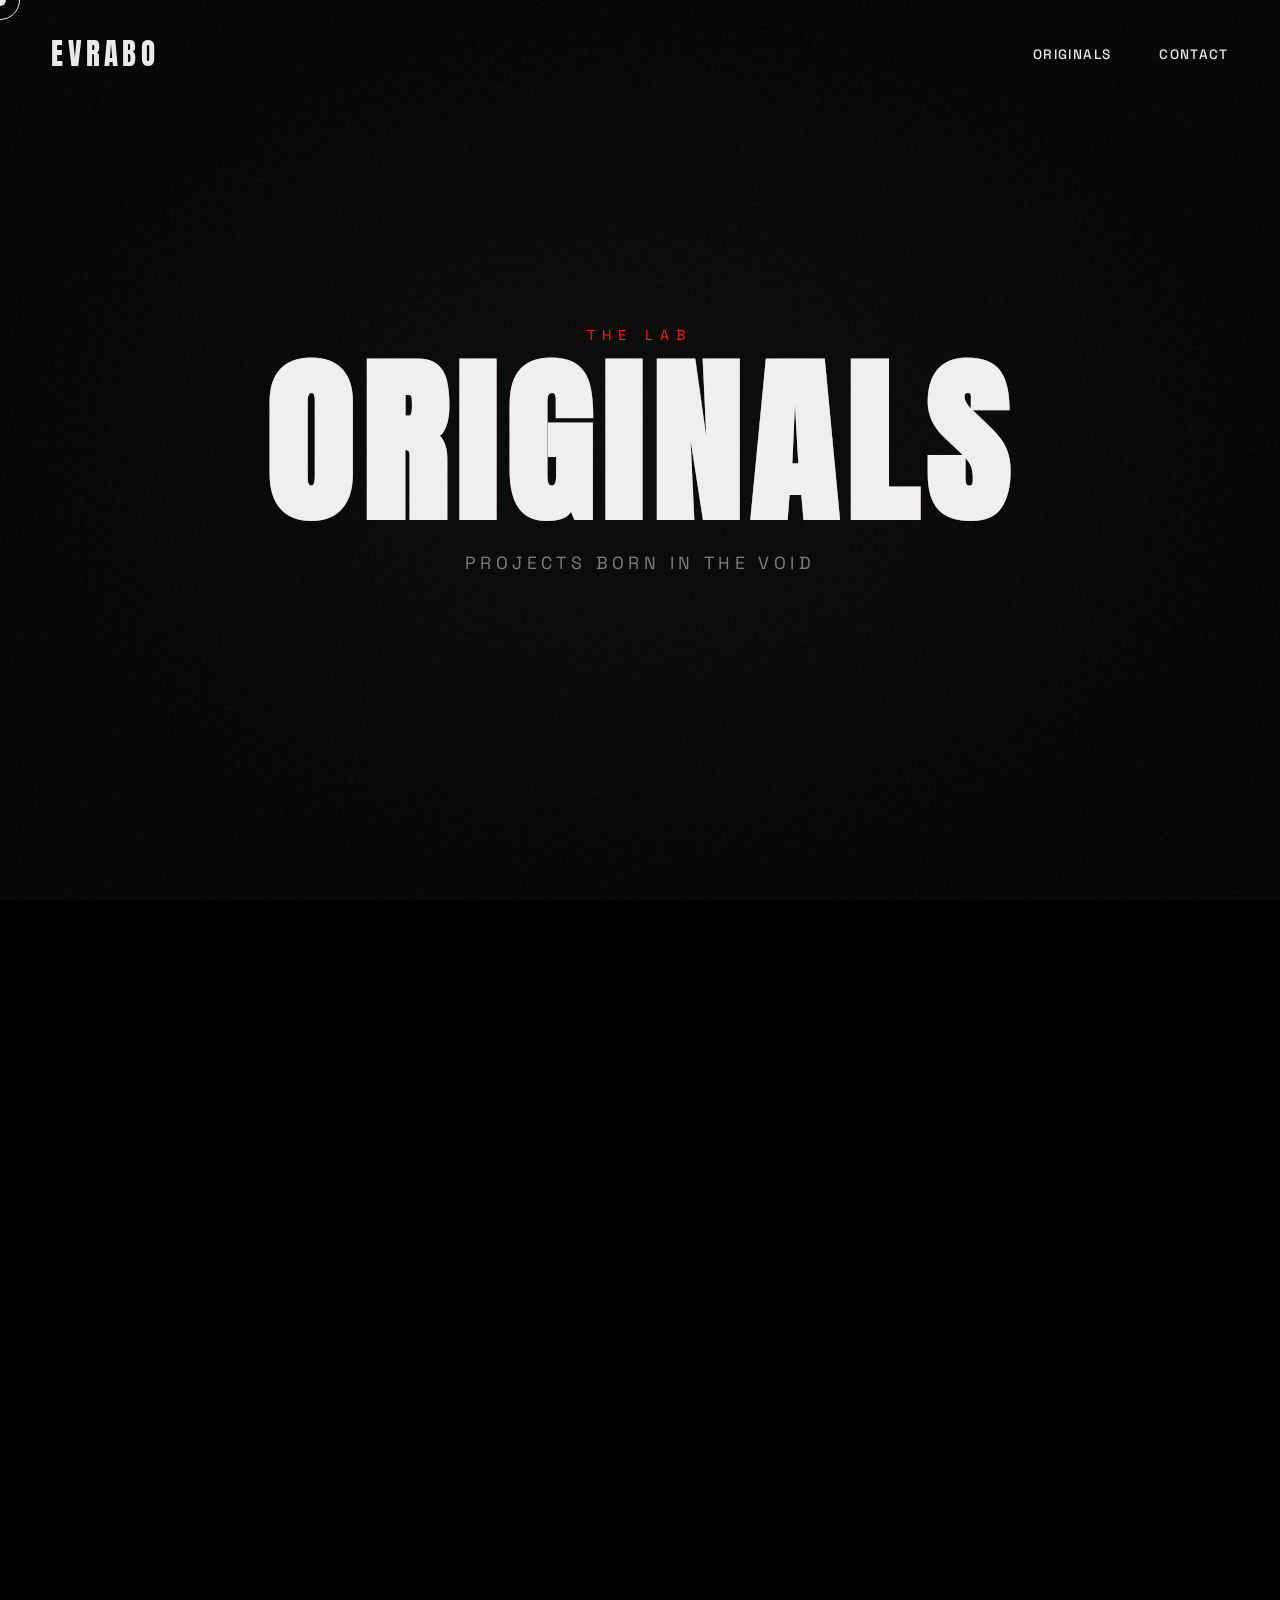
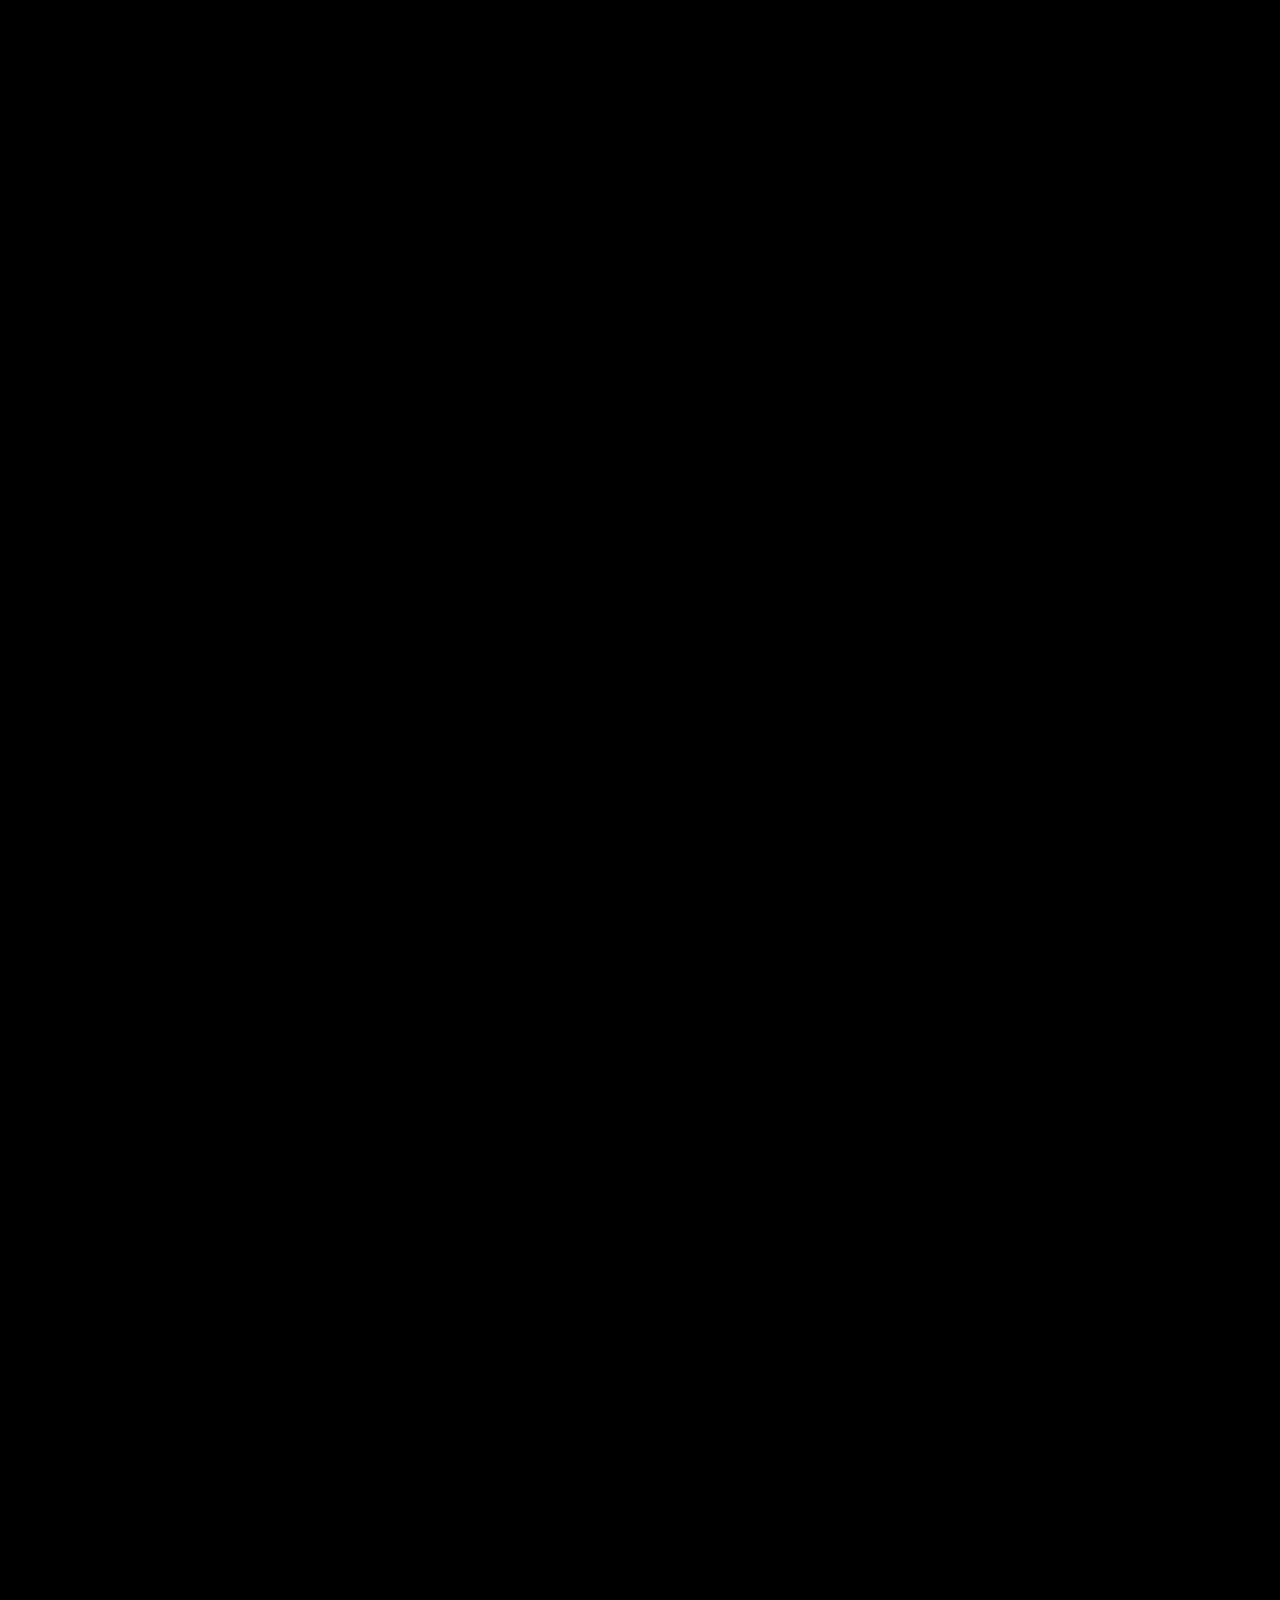
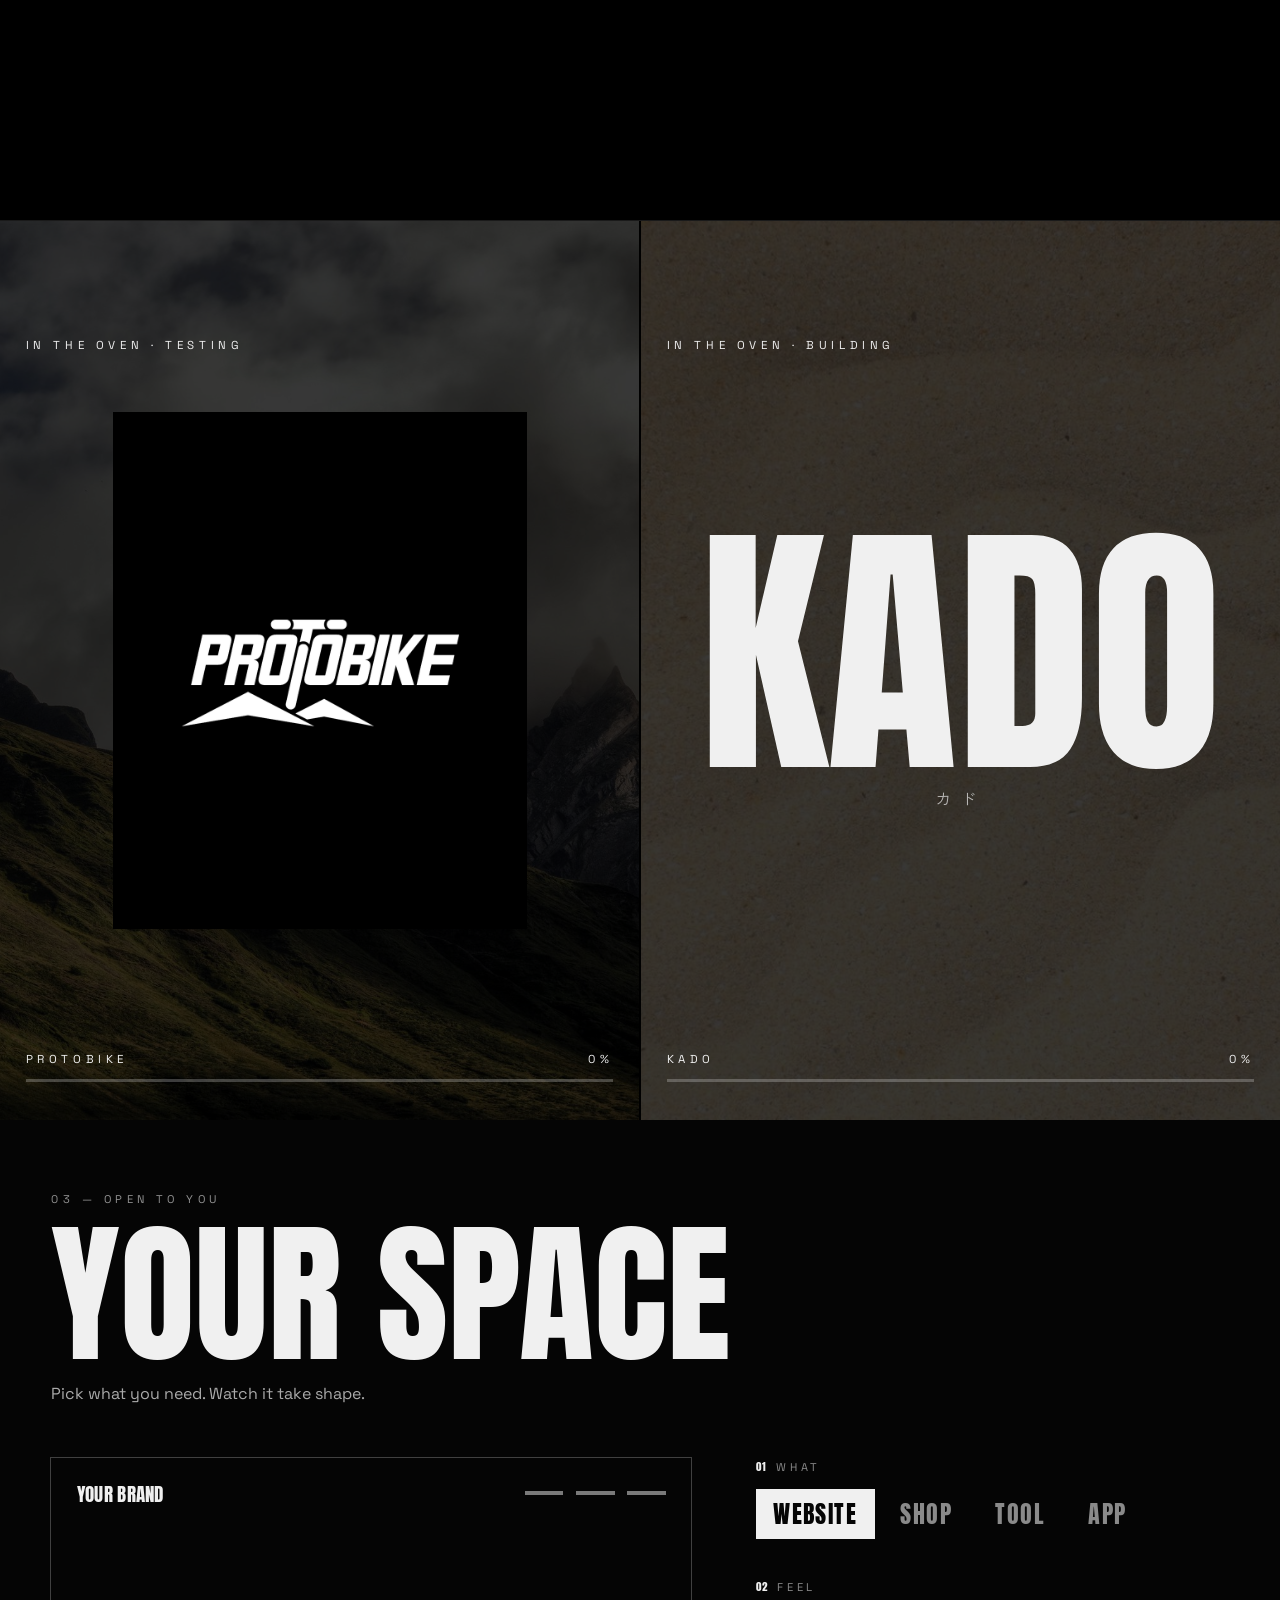
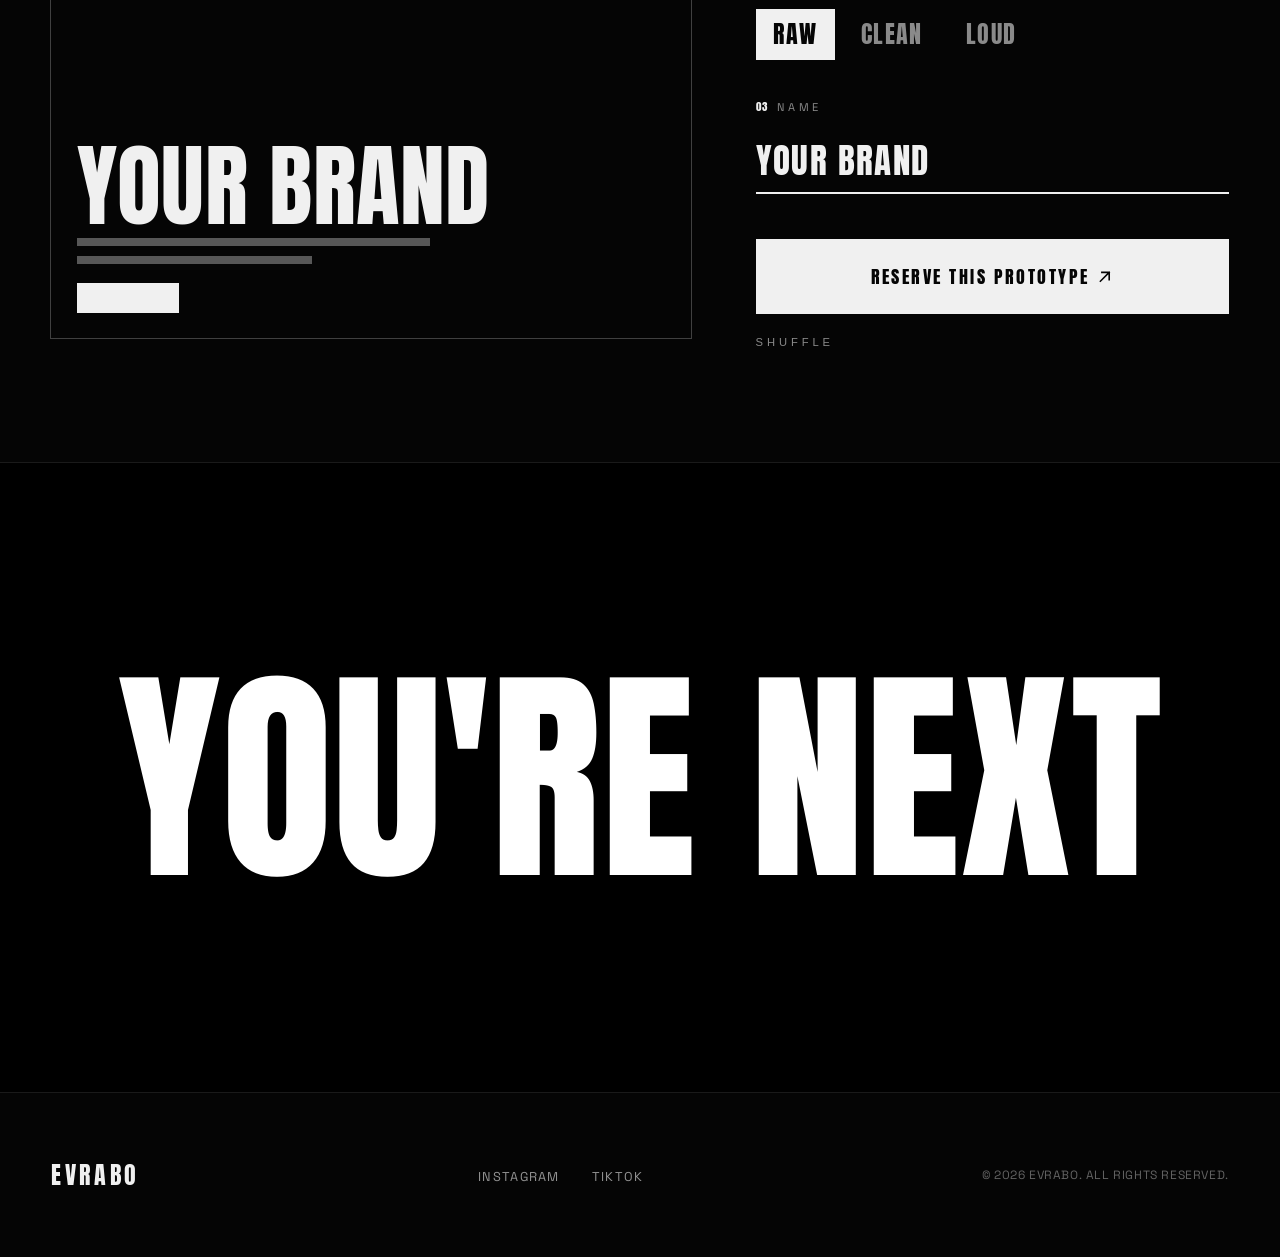
<file: originals.html>
<!DOCTYPE html>
<html lang="en">
<head>
  <meta charset="UTF-8">
  <meta name="viewport" content="width=device-width, initial-scale=1.0">
  <title>Evrabo-Originals</title>
  <script>if (!matchMedia('(prefers-reduced-motion: reduce)').matches) document.documentElement.classList.add('st-js');</script>
  <meta name="description" content="Projects born in the void. EVRABO originals — websites, online stores, and products we build, with design by our partner AID. Disrupt × Create × Destroy × Rebuild.">
  <meta property="og:title" content="ORIGINALS — EVRABO">
  <meta property="og:description" content="Every build starts with a spark. The EVRABO lab and archive.">
  <meta property="og:type" content="website">
  <meta property="og:url" content="https://evrabo.com/originals.html">
  <meta property="og:image" content="https://evrabo.com/assets/images/LinearMomentum.jpg">
  <meta name="theme-color" content="#050505">
  <link rel="canonical" href="https://evrabo.com/originals.html">
  <link rel="icon" type="image/png" href="assets/images/favicon.png">
  <link rel="preconnect" href="https://fonts.googleapis.com">
  <link rel="preconnect" href="https://fonts.gstatic.com" crossorigin>
  <link rel="preload" href="assets/fonts/Anton-latin.woff2" as="font" type="font/woff2" crossorigin>
  <link rel="stylesheet" href="assets/fonts/anton.css">
  <link href="https://fonts.googleapis.com/css2?family=Space+Grotesk:wght@300;400;500;600;700&display=swap" rel="stylesheet">
  <link href="https://fonts.googleapis.com/css2?family=Zen+Kaku+Gothic+New:wght@300;400&display=swap" rel="stylesheet">
  <link href="https://fonts.googleapis.com/css2?family=Cormorant+Garamond:ital,wght@1,500;1,600&display=swap" rel="stylesheet">
  <style>
    html { font-variant-emoji: text; }
    *, *::before, *::after {
      margin: 0;
      padding: 0;
      box-sizing: border-box;
    }

    :root {
      --black: #050505;
      --white: #f0f0f0;
      --red: #ff1a1a;
      --gray: #1a1a1a;
    }

    html {
      scroll-behavior: auto;
      overflow-x: clip;
    }

    body {
      background: var(--black);
      color: var(--white);
      font-family: 'Space Grotesk', sans-serif;
      overflow-x: clip;
      cursor: none;
    }

    /* Custom Cursor */
    .cursor {
      position: fixed;
      width: 12px;
      height: 12px;
      background: var(--white);
      border-radius: 50%;
      pointer-events: none;
      z-index: 9999;
      mix-blend-mode: difference;
      transition: transform 0.1s ease;
    }

    .cursor-follower {
      position: fixed;
      width: 40px;
      height: 40px;
      border: 1px solid var(--white);
      border-radius: 50%;
      pointer-events: none;
      z-index: 9998;
      mix-blend-mode: difference;
      transition: transform 0.3s ease, width 0.3s ease, height 0.3s ease;
    }

    .cursor.hover {
      transform: scale(3);
      background: var(--red);
    }

    .cursor-follower.hover {
      width: 60px;
      height: 60px;
      border-color: var(--red);
    }

    /* Noise Overlay */
    .noise {
      position: fixed;
      top: 0;
      left: 0;
      width: 100%;
      height: 100%;
      pointer-events: none;
      z-index: 9990;
      opacity: 0.04;
      background-image: url("data:image/svg+xml,%3Csvg viewBox='0 0 256 256' xmlns='http://www.w3.org/2000/svg'%3E%3Cfilter id='noiseFilter'%3E%3CfeTurbulence type='fractalNoise' baseFrequency='0.9' numOctaves='4' stitchTiles='stitch'/%3E%3C/filter%3E%3Crect width='100%25' height='100%25' filter='url(%23noiseFilter)'/%3E%3C/svg%3E");
    }

    /* Scanlines */
    .scanlines {
      position: fixed;
      top: 0;
      left: 0;
      width: 100%;
      height: 100%;
      pointer-events: none;
      z-index: 9991;
      opacity: 0.03;
      background: repeating-linear-gradient(
        0deg,
        transparent,
        transparent 2px,
        rgba(255,255,255,0.03) 2px,
        rgba(255,255,255,0.03) 4px
      );
    }

    /* Navigation */
    nav {
      position: fixed;
      top: 0;
      left: 0;
      width: 100%;
      padding: 2rem 4vw;
      display: flex;
      justify-content: space-between;
      align-items: center;
      z-index: 100;
      mix-blend-mode: difference;
    }

    .nav-logo {
      font-family: 'Anton', sans-serif;
      font-size: 1.8rem;
      letter-spacing: 0.15em;
      color: var(--white);
      text-decoration: none;
      transition: letter-spacing 0.4s ease;
    }

    .nav-logo:hover {
      letter-spacing: 0.3em;
    }

    .nav-links {
      display: flex;
      gap: 3rem;
      list-style: none;
    }

    .nav-links a {
      color: var(--white);
      text-decoration: none;
      font-size: 0.85rem;
      font-weight: 500;
      letter-spacing: 0.1em;
      text-transform: uppercase;
      position: relative;
      padding-bottom: 4px;
    }

    .nav-links a::after {
      content: '';
      position: absolute;
      bottom: 0;
      left: 0;
      width: 0;
      height: 1px;
      background: var(--red);
      transition: width 0.4s cubic-bezier(0.16, 1, 0.3, 1);
    }

    .nav-links a:hover::after {
      width: 100%;
    }

    .nav-links a:hover {
      color: var(--red);
    }

    .nav-links a.active {
      color: var(--red);
    }

    .nav-links a.active::after {
      width: 100%;
    }

    /* Page Header */
    .page-header {
      position: relative;
      min-height: 56vh;
      display: flex;
      flex-direction: column;
      align-items: center;
      justify-content: center;
      text-align: center;
      padding: 10vh 4vw;
      overflow: hidden;
    }

    .page-header::before {
      content: '';
      position: absolute;
      inset: 0;
      background: radial-gradient(ellipse at 50% 50%, rgba(26,26,26,0.4) 0%, var(--black) 70%);
      z-index: 0;
    }

    .page-header-kicker {
      position: relative;
      z-index: 1;
      font-family: 'Space Grotesk', sans-serif;
      font-size: clamp(0.7rem, 1.2vw, 0.9rem);
      letter-spacing: 0.5em;
      text-transform: uppercase;
      color: var(--red);
      margin-bottom: 1.5rem;
    }

    .page-header-title {
      position: relative;
      z-index: 1;
      font-family: 'Anton', sans-serif;
      font-size: clamp(4rem, 14vw, 12rem);
      line-height: 0.85;
      letter-spacing: 0.05em;
      text-transform: uppercase;
      color: var(--white);
    }

    .page-header-sub {
      position: relative;
      z-index: 1;
      font-family: 'Space Grotesk', sans-serif;
      font-size: clamp(0.85rem, 1.5vw, 1.1rem);
      letter-spacing: 0.25em;
      text-transform: uppercase;
      color: var(--white);
      opacity: 0.5;
      margin-top: 2rem;
    }

    /* Projects Section */
    .projects {
      position: relative;
      padding: 10vh 4vw 15vh;
    }

    .projects-header {
      display: flex;
      justify-content: space-between;
      align-items: flex-end;
      margin-bottom: 5rem;
      flex-wrap: wrap;
      gap: 2rem;
    }

    .projects-title {
      font-family: 'Anton', sans-serif;
      font-size: clamp(3rem, 10vw, 8rem);
      line-height: 0.9;
      text-transform: uppercase;
    }

    .projects-desc {
      max-width: 400px;
      font-size: 0.9rem;
      line-height: 1.6;
      opacity: 0.7;
      text-align: right;
    }

    .projects-grid {
      display: flex;
      flex-direction: column;
      gap: 3rem;
    }

    .project-card {
      position: relative;
      width: 100%;
      height: 85vh;
      overflow: hidden;
      cursor: pointer;
    }

    .project-visual {
      position: absolute;
      inset: 0;
      width: 100%;
      height: 100%;
      z-index: 1;
    }

    .project-visual img {
      width: 100%;
      height: 100%;
      object-fit: cover;
      filter: grayscale(25%) contrast(1.1) brightness(0.65);
      transition: all 1s cubic-bezier(0.16, 1, 0.3, 1);
    }

    /* AID: the A mark sits whole in the card instead of being cropped to fill it */
    .project-visual img.aid-mark { object-fit: contain; padding: 12vh 6vw; filter: none; opacity: 0.9; }
    .project-card:hover .project-visual img.aid-mark { filter: none; opacity: 1; transform: scale(1.04); }

    .project-card:hover .project-visual img {
      filter: grayscale(0%) contrast(1.15) brightness(0.55);
      transform: scale(1.06);
    }

    .project-visual::after {
      content: '';
      position: absolute;
      inset: 0;
      z-index: 2;
      transition: opacity 0.8s ease;
    }

    /* Personality A: Left-centered, confident */
    .project-card:nth-child(3n+1) .project-visual::after {
      background: linear-gradient(90deg, rgba(5,5,5,0.82) 0%, rgba(5,5,5,0.35) 50%, transparent 100%);
    }
    .project-card:nth-child(3n+1) .project-info {
      left: 5vw;
      top: 32%;
      text-align: left;
      align-items: flex-start;
    }
    .project-card:nth-child(3n+1):hover .project-info {
      transform: translateY(-12px);
    }

    /* Personality B: Right-centered, mysterious */
    .project-card:nth-child(3n+2) .project-visual::after {
      background: linear-gradient(-90deg, rgba(5,5,5,0.82) 0%, rgba(5,5,5,0.35) 50%, transparent 100%);
    }
    .project-card:nth-child(3n+2) .project-info {
      right: 5vw;
      top: 32%;
      text-align: right;
      align-items: flex-end;
    }
    .project-card:nth-child(3n+2):hover .project-info {
      transform: translateY(-12px);
    }

    /* Personality C: Bottom-wide, cinematic */
    .project-card:nth-child(3n) .project-visual::after {
      background: linear-gradient(0deg, rgba(5,5,5,0.92) 0%, rgba(5,5,5,0.5) 45%, transparent 100%);
    }
    .project-card:nth-child(3n) .project-info {
      left: 5vw;
      right: 5vw;
      bottom: 6vh;
      text-align: left;
      align-items: flex-start;
      max-width: 600px;
    }
    .project-card:nth-child(3n):hover .project-info {
      transform: translateY(-8px);
    }

    .project-info {
      position: absolute;
      z-index: 3;
      display: flex;
      flex-direction: column;
      gap: 1.2rem;
      max-width: 520px;
      transition: transform 0.7s cubic-bezier(0.16, 1, 0.3, 1);
    }

    .project-btn-group {
      display: flex;
      gap: 1rem;
      flex-wrap: wrap;
      margin-top: 0.4rem;
    }

    .project-btn {
      position: relative;
      display: inline-flex;
      align-self: flex-start;
      padding: 0.85rem 2.2rem;
      border: 1px solid var(--white);
      color: var(--white);
      background: transparent;
      text-decoration: none;
      font-family: 'Space Grotesk', sans-serif;
      font-weight: 600;
      font-size: 0.72rem;
      letter-spacing: 0.18em;
      text-transform: uppercase;
      transition: all 0.4s cubic-bezier(0.16, 1, 0.3, 1);
      overflow: hidden;
      pointer-events: auto;
      z-index: 4;
    }

    .project-btn::before {
      content: '';
      position: absolute;
      top: 0;
      left: -100%;
      width: 100%;
      height: 100%;
      background: var(--white);
      transition: left 0.4s cubic-bezier(0.16, 1, 0.3, 1);
      z-index: -1;
    }

    .project-btn:hover::before {
      left: 0;
    }

    .project-btn:hover {
      color: var(--black);
    }

    .project-card:nth-child(3n+2) .project-btn-group {
      justify-content: flex-end;
      align-self: flex-end;
    }

    .project-category {
      font-size: 0.7rem;
      font-weight: 500;
      letter-spacing: 0.35em;
      text-transform: uppercase;
      color: var(--red);
      opacity: 0.9;
    }

    .project-name {
      font-family: 'Anton', sans-serif;
      font-size: clamp(2.2rem, 5.5vw, 4.5rem);
      text-transform: uppercase;
      letter-spacing: 0.04em;
      line-height: 0.95;
      color: var(--white);
      position: relative;
    }

    .project-name::after {
      content: '';
      display: block;
      width: 0;
      height: 2px;
      background: var(--red);
      margin-top: 0.6rem;
      transition: width 0.7s cubic-bezier(0.16, 1, 0.3, 1);
    }

    .project-card:hover .project-name::after {
      width: 60px;
    }

    .project-card:nth-child(3n+2) .project-name::after {
      margin-left: auto;
    }

    .project-desc {
      font-size: 0.9rem;
      line-height: 1.7;
      opacity: 0.55;
      color: var(--white);
      max-width: 380px;
    }

    .project-year {
      position: absolute;
      top: 2rem;
      right: 2rem;
      font-family: 'Space Grotesk', sans-serif;
      font-size: 0.8rem;
      letter-spacing: 0.2em;
      color: var(--white);
      opacity: 0.4;
      z-index: 3;
      transition: all 0.4s ease;
    }

    .project-card:hover .project-year {
      opacity: 1;
      color: var(--red);
    }

    /* Section scaffolding */
    .sec-kicker {
      display: block;
      font-size: 0.7rem;
      letter-spacing: 0.4em;
      text-transform: uppercase;
      color: var(--white);
      opacity: 0.6;
      margin-bottom: 1.2rem;
    }

    /* In the oven */
    .oven {
      position: relative;
      width: 100%;
      overflow: hidden;
      background: var(--black);
      padding: 5vh 3vw 5vh;
      z-index: 2;
    }

    /* Title: plain Anton at a readable size, left-aligned with the panels */
    .oven-mast {
      position: relative;
      z-index: 3;
      margin: 0;
      font-family: 'Anton', sans-serif;
      font-weight: 400;
      font-size: clamp(2.6rem, 10vw, 10rem);
      line-height: 0.95;
      letter-spacing: 0.03em;
      text-transform: uppercase;
      color: #fff;
    }

    /* Each project gets its own photo, full bleed, separated by a sliver of black.
       The photo is gray and dark until the cursor is on it, then the whole image turns to colour. */
    .oven-panels {
      position: relative;
      margin: 3vh -3vw 0;
    }

    .oven-panel {
      position: relative;
      overflow: hidden;
      height: clamp(200px, 34vh, 340px);
      background: #101010;
      display: flex;
      align-items: center;
      padding: 0 3vw;
    }

    .oven-panel + .oven-panel { margin-top: 1vw; }
    .oven-panel-a { --dim: 0.4; --lit: 0.55; }
    .oven-panel-b { --dim: 0.5; --lit: 0.6; justify-content: center; }

    .oven-img {
      position: absolute;
      inset: 0;
      background-size: cover;
      background-position: center;
      transform: scale(1.05);
      filter: grayscale(1) brightness(var(--dim));
      transition: filter 0.8s ease, transform 1.2s ease;
    }

    .oven-panel-a .oven-img { background-image: url("assets/Originals/ProtoBike_mtb.jpg"); background-position: center 30%; background-position-y: 80%; }
    .oven-panel-b .oven-img { background-image: url("assets/Originals/Kado_sand.jpg"); }

    .oven-panel.is-lit .oven-img {
      filter: grayscale(0) brightness(var(--lit));
      transform: scale(1);
    }

    @media (hover: hover) {
      .oven-panel:hover .oven-img {
        filter: grayscale(0) brightness(var(--lit));
        transform: scale(1);
      }
    }

    .oven-mark { position: relative; z-index: 2; margin: 0; }

    /* ProtoBike_white.png (1000x1250), cropped tight to the mark: window x150-850, y480-780.
       screen: the image's black drops out so the photo shows through. */
    .oven-logo {
      position: relative;
      overflow: hidden;
      width: 36vw;
      aspect-ratio: 7 / 3;
      mix-blend-mode: screen;
    }

    .oven-logo img {
      position: absolute;
      display: block;
      width: 142.86%;
      height: auto;
      left: -21.43%;
      top: -160%;
    }

    /* Kado: same as the index page. Light gothic, soft tracking, katakana underneath. */
    .oven-kado {
      display: flex;
      flex-direction: column;
      align-items: center;
      gap: 1.2rem;
      font-family: 'Zen Kaku Gothic New', 'Space Grotesk', sans-serif;
      font-weight: 300;
      color: var(--white);
    }

    .oven-kado span { font-size: clamp(3rem, 7vw, 6rem); line-height: 1; letter-spacing: 0.12em; padding-left: 0.12em; }
    .oven-kado small { font-size: 1rem; letter-spacing: 0.6em; padding-left: 0.6em; opacity: 0.6; }

    /* The stage, written upright beside the pillar, reading bottom to top */
    .oven-tag {
      position: absolute;
      z-index: 2;
      right: calc(3vw + 6px + 0.9rem);
      bottom: 1.4rem;
      writing-mode: vertical-rl;
      transform: rotate(180deg);
      font-family: 'Anton', sans-serif;
      font-size: clamp(1.1rem, 2vw, 1.8rem);
      line-height: 1;
      letter-spacing: 0.18em;
      text-transform: uppercase;
      color: #fff;
    }

    /* Skinny pillar on the right: fills from the bottom to the project's progress */
    .oven-bar {
      position: absolute;
      z-index: 2;
      right: 3vw;
      top: 1.4rem;
      bottom: 1.4rem;
      width: 6px;
      background: rgba(255, 255, 255, 0.28);
    }

    .oven-bar i {
      position: absolute;
      inset: 0;
      background: #fff;
      transform-origin: 50% 100%;
      transform: scaleY(var(--p));
    }

    @supports (animation-timeline: view()) {
      .oven-bar i {
        animation: ovenBar linear both;
        animation-timeline: view();
        animation-range: entry 20% cover 45%;
      }
    }

    @keyframes ovenBar {
      from { transform: scaleY(0); }
      to { transform: scaleY(var(--p)); }
    }

    @media (max-width: 640px) {
      .oven { padding: 4vh 5vw 4vh; }
      .oven-mast { font-size: 14vw; }
      .oven-panels { margin: 2vh -5vw 0; }
      .oven-panel { height: 24vh; min-height: 170px; padding: 0 5vw; }
      .oven-logo { width: 60vw; }
      .oven-bar { right: 5vw; }
      .oven-tag { right: calc(5vw + 6px + 0.8rem); }
    }

    @media (prefers-reduced-motion: reduce) {
      .oven-img { transition: none; }
      .oven-bar i { animation: none; }
    }

    /* Your space: the prototype builder */
    .pb {
      position: relative;
      background: var(--black);
      padding: 8vh 4vw 12vh;
      z-index: 2;
    }

    .pb-inner { max-width: 1400px; margin: 0 auto; }

    .pb-title {
      margin: 0;
      font-family: 'Anton', sans-serif;
      font-weight: 400;
      font-size: clamp(3.5rem, 12vw, 11rem);
      line-height: 0.9;
      text-transform: uppercase;
    }

    .pb-sub { margin: 1.2rem 0 6vh; font-size: 1rem; opacity: 0.7; }

    .pb-body { display: grid; grid-template-columns: minmax(0, 1.15fr) minmax(0, 0.85fr); gap: 5vw; align-items: start; }

    /* Live preview: drawn in container units so it scales as one piece */
    .pb-screen {
      --bg: #050505; --fg: #f0f0f0; --acc: #f0f0f0;
      --ff: 'Anton', sans-serif; --tt: uppercase; --ls: 0.02em; --fw: 400;
      container-type: inline-size;
      position: relative;
      overflow: hidden;
      aspect-ratio: 4 / 3;
      background: var(--bg);
      color: var(--fg);
      outline: 1px solid rgba(240, 240, 240, 0.25);
      transition: background 0.35s ease, color 0.35s ease;
    }

    .pb-screen[data-vibe="clean"] { --bg: #f0f0f0; --fg: #050505; --acc: #050505; --ff: 'Space Grotesk', sans-serif; --tt: none; --ls: -0.04em; --fw: 600; }
    .pb-screen[data-vibe="loud"] { --acc: #ff1a1a; }

    .pb-mock {
      position: absolute;
      inset: 0;
      padding: 4cqw;
      display: none;
      flex-direction: column;
      font-family: var(--ff);
      font-weight: var(--fw);
      text-transform: var(--tt);
      letter-spacing: var(--ls);
    }

    .pb-screen[data-type="website"] .pb-website,
    .pb-screen[data-type="shop"] .pb-shop,
    .pb-screen[data-type="tool"] .pb-tool,
    .pb-screen[data-type="app"] .pb-app { display: flex; }

    .pb-mock b { font-weight: inherit; font-size: 3cqw; line-height: 1; }

    .pb-nav { display: flex; align-items: center; gap: 2cqw; }
    .pb-nav b { margin-right: auto; }
    .pb-nav i { width: 6cqw; height: 0.6cqw; background: var(--fg); opacity: 0.5; }

    .pb-hero { margin-top: auto; }
    .pb-hero h3 { margin: 0; font-size: var(--fs, 14cqw); font-weight: inherit; line-height: 0.92; overflow-wrap: anywhere; }

    .pb-bar { display: block; height: 1.2cqw; margin-top: 1.6cqw; background: var(--fg); opacity: 0.35; }
    .w20 { width: 20%; } .w30 { width: 30%; } .w40 { width: 40%; } .w60 { width: 60%; }
    .pb-cta { display: block; width: 16cqw; height: 4.6cqw; margin-top: 3cqw; background: var(--acc); }

    .pb-grid { flex: 1; display: grid; grid-template-columns: repeat(3, 1fr); grid-template-rows: repeat(2, 1fr); gap: 1.6cqw; margin-top: 3cqw; }
    .pb-tile { position: relative; }
    .pb-tile::before { content: ""; position: absolute; inset: 0; background: var(--fg); opacity: 0.14; }
    .pb-tile.hot::before { background: var(--acc); opacity: 1; }
    .pb-tile em { position: absolute; left: 1.4cqw; bottom: 1cqw; font-style: normal; font-size: 2.2cqw; }
    .pb-tile.hot em { color: var(--bg); }

    .pb-tool { flex-direction: row; gap: 3cqw; }
    .pb-side { width: 18cqw; display: flex; flex-direction: column; gap: 1.6cqw; }
    .pb-side b { margin-bottom: 2cqw; }
    .pb-side i { height: 1.4cqw; background: var(--fg); opacity: 0.35; }
    .pb-table { flex: 1; display: flex; flex-direction: column; justify-content: center; gap: 1.2cqw; }
    .pb-row { display: flex; align-items: center; gap: 2cqw; padding: 1.8cqw 2cqw; background: color-mix(in srgb, var(--fg) 9%, transparent); }
    .pb-row .pb-bar { margin: 0; }
    .pb-row em { margin-left: auto; font-style: normal; font-size: 2.2cqw; }
    .pb-row.hot { background: var(--acc); }
    .pb-row.hot .pb-bar { background: var(--bg); opacity: 0.6; }
    .pb-row.hot em { color: var(--bg); }

    .pb-app { align-items: center; justify-content: center; }
    .pb-phone { height: 100%; aspect-ratio: 9 / 17; border: 0.5cqw solid var(--fg); border-radius: 3cqw; padding: 2.4cqw; display: flex; flex-direction: column; gap: 2cqw; }
    .pb-phone b { font-size: 2.6cqw; margin-bottom: 1cqw; }
    .pb-item { display: flex; align-items: center; gap: 1.6cqw; }
    .pb-item .pb-bar { margin: 0; }
    .pb-dot { width: 3.4cqw; height: 3.4cqw; background: var(--fg); opacity: 0.35; flex: none; }
    .pb-item.hot .pb-dot { background: var(--acc); opacity: 1; }
    .pb-tabs { margin-top: auto; display: flex; justify-content: space-around; }
    .pb-tabs i { width: 3cqw; height: 0.6cqw; background: var(--fg); opacity: 0.5; }

    /* Controls */
    .pb-ctl { margin-bottom: 2.4rem; }

    .pb-label {
      display: block;
      margin-bottom: 0.9rem;
      font-size: 0.7rem;
      letter-spacing: 0.35em;
      text-transform: uppercase;
      color: #8a8a8a;
    }

    .pb-label b { font-family: 'Anton', sans-serif; font-weight: 400; letter-spacing: 0.1em; margin-right: 0.8em; color: var(--white); }

    .pb-seg { display: flex; flex-wrap: wrap; gap: 0.5rem; }

    .pb-seg button {
      font-family: 'Anton', sans-serif;
      font-size: 1.5rem;
      letter-spacing: 0.06em;
      text-transform: uppercase;
      padding: 0.45rem 1.1rem;
      background: transparent;
      color: #8a8a8a;
      border: 0;
      cursor: pointer;
    }

    .pb-seg button:hover { color: var(--white); }
    .pb-seg button[aria-pressed="true"] { background: var(--white); color: var(--black); }
    .pb-seg button:focus-visible, .pb-name:focus-visible { outline: 2px solid var(--white); outline-offset: 3px; }

    .pb-name {
      width: 100%;
      padding: 0.3rem 0;
      font-family: 'Anton', sans-serif;
      font-size: 2.2rem;
      letter-spacing: 0.04em;
      text-transform: uppercase;
      background: transparent;
      color: var(--white);
      border: 0;
      border-bottom: 2px solid var(--white);
      border-radius: 0;
    }

    .pb-go {
      display: block;
      margin-top: 2.8rem;
      padding: 1.5rem;
      text-align: center;
      font-family: 'Anton', sans-serif;
      font-size: 1.1rem;
      letter-spacing: 0.14em;
      text-transform: uppercase;
      background: var(--white);
      color: var(--black);
      text-decoration: none;
    }

    .pb-go:hover { background: var(--black); color: var(--white); outline: 2px solid var(--white); }

    .pb-shuffle {
      margin-top: 1rem;
      padding: 0.4rem 0;
      font-size: 0.7rem;
      letter-spacing: 0.35em;
      text-transform: uppercase;
      background: none;
      border: 0;
      color: #8a8a8a;
      cursor: pointer;
    }

    .pb-shuffle:hover { color: var(--white); }

    @media (max-width: 900px) { .pb-body { grid-template-columns: 1fr; } }
    @media (prefers-reduced-motion: reduce) { .pb-screen { transition: none; } }

    /* Footer CTA */
    .footer-cta {
      position: relative;
      min-height: 60vh;
      display: flex;
      flex-direction: column;
      align-items: center;
      justify-content: center;
      text-align: center;
      padding: 10vh 4vw;
      overflow: hidden;
    }

    .footer-cta::before {
      content: '';
      position: absolute;
      inset: 0;
      background: radial-gradient(circle at center, var(--gray) 0%, var(--black) 70%);
      z-index: 0;
    }

    .cta-title {
      position: relative;
      z-index: 1;
      font-family: 'Anton', sans-serif;
      font-size: clamp(3rem, 12vw, 10rem);
      line-height: 0.9;
      text-transform: uppercase;
      margin-bottom: 3rem;
    }

    .cta-btn {
      position: relative;
      z-index: 1;
      display: inline-block;
      padding: 1.2rem 4rem;
      border: 1px solid var(--white);
      color: var(--white);
      text-decoration: none;
      font-family: 'Space Grotesk', sans-serif;
      font-weight: 600;
      font-size: 0.9rem;
      letter-spacing: 0.2em;
      text-transform: uppercase;
      transition: all 0.4s cubic-bezier(0.16, 1, 0.3, 1);
      overflow: hidden;
    }

    .cta-btn::before {
      content: '';
      position: absolute;
      top: 0;
      left: -100%;
      width: 100%;
      height: 100%;
      background: var(--white);
      transition: left 0.4s cubic-bezier(0.16, 1, 0.3, 1);
      z-index: -1;
    }

    .cta-btn:hover::before {
      left: 0;
    }

    .cta-btn:hover {
      color: var(--black);
    }

    /* Footer */
    footer {
      padding: 4rem 4vw;
      border-top: 1px solid var(--gray);
      display: flex;
      justify-content: space-between;
      align-items: center;
      flex-wrap: wrap;
      gap: 2rem;
    }

    .footer-logo {
      font-family: 'Anton', sans-serif;
      font-size: 1.5rem;
      letter-spacing: 0.15em;
    }

    .footer-links {
      display: flex;
      gap: 2rem;
      list-style: none;
    }

    .footer-links a {
      color: var(--white);
      text-decoration: none;
      font-size: 0.8rem;
      letter-spacing: 0.1em;
      text-transform: uppercase;
      opacity: 0.6;
      transition: opacity 0.3s ease;
    }

    .footer-links a:hover {
      opacity: 1;
      color: var(--red);
    }

    .footer-copy {
      font-size: 0.75rem;
      opacity: 0.4;
      letter-spacing: 0.05em;
    }

    /* Glitch effect class */
    .glitch-text {
      position: relative;
    }

    .glitch-text::before,
    .glitch-text::after {
      content: attr(data-text);
      position: absolute;
      top: 0;
      left: 0;
      width: 100%;
      height: 100%;
      opacity: 0;
    }

    .glitch-text.active::before {
      animation: glitch-1 0.3s ease;
      color: var(--red);
      z-index: -1;
      opacity: 0.8;
    }

    .glitch-text.active::after {
      animation: glitch-2 0.3s ease;
      color: cyan;
      z-index: -2;
      opacity: 0.8;
    }

    @keyframes glitch-1 {
      0%, 100% { clip-path: inset(0 0 0 0); transform: translate(0); }
      20% { clip-path: inset(20% 0 60% 0); transform: translate(-3px, 2px); }
      40% { clip-path: inset(50% 0 30% 0); transform: translate(3px, -2px); }
      60% { clip-path: inset(10% 0 80% 0); transform: translate(-2px, 1px); }
      80% { clip-path: inset(70% 0 10% 0); transform: translate(2px, -1px); }
    }

    @keyframes glitch-2 {
      0%, 100% { clip-path: inset(0 0 0 0); transform: translate(0); }
      20% { clip-path: inset(60% 0 20% 0); transform: translate(3px, -2px); }
      40% { clip-path: inset(30% 0 50% 0); transform: translate(-3px, 2px); }
      60% { clip-path: inset(80% 0 10% 0); transform: translate(2px, -1px); }
      80% { clip-path: inset(10% 0 70% 0); transform: translate(-2px, 1px); }
    }


    /* Mobile Menu Toggle */
    .nav-toggle {
      display: none;
      flex-direction: column;
      justify-content: center;
      gap: 6px;
      width: 32px;
      height: 32px;
      background: transparent;
      border: none;
      cursor: pointer;
      z-index: 200;
      padding: 0;
    }

    .nav-toggle span {
      display: block;
      width: 100%;
      height: 2px;
      background: var(--white);
      transition: all 0.3s ease;
    }

    .nav-toggle.active span:nth-child(1) {
      transform: translateY(8px) rotate(45deg);
    }

    .nav-toggle.active span:nth-child(2) {
      opacity: 0;
    }

    .nav-toggle.active span:nth-child(3) {
      transform: translateY(-8px) rotate(-45deg);
    }

    .nav-mobile {
      position: fixed;
      inset: 0;
      background: var(--black);
      z-index: 99;
      display: flex;
      align-items: center;
      justify-content: center;
      opacity: 0;
      pointer-events: none;
      transition: opacity 0.4s ease;
    }

    .nav-mobile.open {
      opacity: 1;
      pointer-events: auto;
    }

    .nav-mobile-links {
      list-style: none;
      display: flex;
      flex-direction: column;
      gap: 2rem;
      text-align: center;
    }

    .nav-mobile-links a {
      font-family: 'Anton', sans-serif;
      font-size: clamp(2.5rem, 10vw, 5rem);
      text-transform: uppercase;
      letter-spacing: 0.05em;
      color: var(--white);
      text-decoration: none;
      transition: color 0.3s ease;
    }

    .nav-mobile-links a:hover {
      color: var(--red);
    }

    /* Responsive */
    @media (max-width: 768px) {
      .nav-links { display: none; }
      .nav-toggle { display: flex; }
      .projects-desc { text-align: left; }
      .cursor, .cursor-follower { display: none; }
      body { cursor: auto; }
      .project-card {
        height: 70vh;
      }
      .project-info {
        left: 1.5rem !important;
        right: 1.5rem !important;
        top: auto !important;
        bottom: 2rem !important;
        text-align: left !important;
        align-items: flex-start !important;
        max-width: 100% !important;
      }
      .project-name {
        font-size: clamp(2rem, 8vw, 3rem);
      }
      .project-name::after {
        margin-left: 0 !important;
      }
      .project-desc {
        font-size: 0.8rem;
      }
      .project-btn-group {
        justify-content: flex-start !important;
        align-self: flex-start !important;
      }
      .project-btn {
        padding: 0.75rem 1.6rem;
        font-size: 0.65rem;
      }
    }

    /* Originals: tall photo panels, the image carries the page. Grey until hover, one small caption. */
    #shipped { padding-top: 0; }
    #shipped .oven-panels { margin: 0 -3vw; display: grid; grid-template-columns: repeat(3, 1fr); gap: 2px; background: #000; }
    .ship-panel { text-decoration: none; color: #fff; --dim: 0.55; --lit: 0.85; height: clamp(520px, 82vh, 900px); align-items: flex-end; padding: 0 1.6rem 1.8rem; margin: 0 !important; }
    .ship-panel .oven-img { background-position: center; }
    .ship-1 .oven-img { background-image: url("assets/images/pICdH.jpg"); }
    .ship-2 .oven-img { background-image: url("assets/Originals/Montain.jpg"); background-position: center 35%; }
    .ship-3 .oven-img { background-image: url("assets/images/profondo.jpg"); }
    .ship-panel::after { content: ''; position: absolute; inset: 0; z-index: 1; pointer-events: none; background: linear-gradient(0deg, rgba(0,0,0,0.7) 0%, transparent 35%); }
    .ship-name { position: relative; z-index: 2; margin: 0; font-family: 'Anton', sans-serif; font-weight: 400; font-size: clamp(1.3rem, 2vw, 2rem); line-height: 1; letter-spacing: 0.1em; text-transform: uppercase; }
    .ship-name small { display: block; margin-bottom: 0.5rem; font-family: 'Space Grotesk', sans-serif; font-size: 0.65rem; letter-spacing: 0.35em; opacity: 0.7; }
    .ship-go { position: absolute; z-index: 2; right: 1.6rem; top: 1.6rem; width: 1.6rem; height: 1.6rem; }
    .ship-panel:hover .ship-go { color: var(--red); }
    @media (max-width: 768px) { #shipped .oven-panels { grid-template-columns: 1fr; margin: 0 -5vw; } .ship-panel { height: 78vh; min-height: 420px; } }
  
    /* ===== Scroll stages (engine: assets/story.js) ===== */
    :root { --ease: cubic-bezier(0.16, 1, 0.3, 1); --side: 4vw; }
    .label { font-size: 0.72rem; letter-spacing: 0.4em; text-transform: uppercase; }
    .anton { font-family: 'Anton', sans-serif; font-weight: 400; text-transform: uppercase; line-height: 0.86; }
    .st { position: relative; }
    .pin { position: relative; height: 100vh; height: 100svh; overflow: hidden; }
    .st-js .st { height: calc(var(--h) * 1svh); }
    .st-js .pin { position: sticky; top: 0; }
    /* ===== Shipped: three tall panels rise one after another ===== */
    .nships { background: #000; }
    .nsp-hd { position: absolute; inset: 0; z-index: 1; display: flex; flex-direction: column; align-items: center; justify-content: center; text-align: center; padding: 0 4vw; will-change: transform, opacity; }
    .nsp-hd::before { content: ''; position: absolute; inset: 0; z-index: -1; background: radial-gradient(ellipse at 50% 50%, rgba(26,26,26,0.4) 0%, var(--black) 70%); }
    .nsp-row { z-index: 2; }
    .nsp-row { position: absolute; inset: 0; display: flex; gap: 2px; background: transparent; }
    .nsp { position: relative; flex: 1; display: block; overflow: hidden; text-decoration: none; color: #fff; }
    .nsp img { position: absolute; inset: 0; width: 100%; height: 100%; object-fit: cover; }
    .nsp::after { content: ''; position: absolute; inset: 0; background: linear-gradient(to top, rgba(0,0,0,0.7), transparent 45%); }
    .nsp-n { position: absolute; z-index: 2; left: 1.6rem; top: 13svh; opacity: 0.8; }
    .nsp-go { position: absolute; z-index: 2; right: 1.6rem; top: 13svh; width: 2rem; height: 2rem; }
    .nsp-name { position: absolute; z-index: 2; left: 1.6rem; right: 1.6rem; bottom: 2.4rem; font-family: 'Anton', sans-serif; font-weight: 400; font-size: clamp(2.4rem, 4.6vw, 5rem); line-height: 0.9; text-transform: uppercase; }
    .nsp-name small { display: block; margin-bottom: 0.8rem; font-family: 'Space Grotesk', sans-serif; font-size: 0.68rem; letter-spacing: 0.35em; opacity: 0.8; }
    .nsp-name em { display: block; height: 2px; width: 100%; margin-top: 1rem; background: #fff; transform: scaleX(0.2); transform-origin: left; transition: transform 0.5s var(--ease); }
    .nsp:hover .nsp-name em, .nsp:focus-visible .nsp-name em { transform: scaleX(1); }
    .st-js .nsp { clip-path: inset(100% 0 0 0); }
    .st-js .nsp-name, .st-js .nsp-n, .st-js .nsp-go { opacity: 0; }

    /* ===== In the oven: the bar is the build, the photo lights up as it fills ===== */
    .noven { position: relative; display: flex; gap: 2px; height: 100vh; height: 100svh; background: #000; border-top: 1px solid var(--gray); }
    .nov { position: relative; flex: 1; overflow: hidden; }
    .nov img { position: absolute; inset: 0; width: 100%; height: 100%; object-fit: cover; }
    .nov-dim { position: absolute; inset: 0; z-index: 1; background: #000; opacity: 0.35; }
    .st-js .nov-dim { opacity: 0.78; }
    .nov-t { position: absolute; z-index: 2; left: 1.6rem; top: 13svh; }
    .nov-m { position: absolute; z-index: 2; inset: 0; display: grid; place-items: center; text-align: center; padding: 0 2rem; }
    .nov-m img { position: static; width: min(34vw, 46svh); height: auto; }
    .nov-m b { font-family: 'Anton', sans-serif; font-weight: 400; font-size: min(22vw, 30svh); line-height: 0.9; text-transform: uppercase; }
    .nov-m small { display: block; font-family: 'Zen Kaku Gothic New', 'Space Grotesk', sans-serif; font-size: 1rem; letter-spacing: 0.6em; opacity: 0.7; margin-top: 0.8rem; }
    .nov-bar { position: absolute; z-index: 3; left: 1.6rem; right: 1.6rem; bottom: 2.4rem; }
    .nov-bar span { display: flex; justify-content: space-between; margin-bottom: 0.8rem; }
    .nov-bar i { display: block; height: 3px; background: rgba(240,240,240,0.25); }
    .nov-bar u { display: block; height: 100%; background: var(--red); transform-origin: left; }


    
    .nxt { min-height: 70svh; display: grid; place-items: center; background: #000; border-top: 1px solid var(--gray); padding: 14svh var(--side); }
    .nxt a { color: #fff; text-decoration: none; font-size: min(18vw, 30svh); }
    .nxt a:hover { text-decoration: underline; text-decoration-thickness: 0.05em; text-underline-offset: 0.08em; }
    @media (max-width: 800px) {

      .st-js .nships { height: auto; } .st-js .nships .pin { position: relative; height: auto; overflow: visible; } .nsp-hd { position: relative; min-height: 56svh; }
      .nsp-row { position: static; flex-direction: column; background: #000; }
      .nsp { height: 78svh; flex: none; }
      .st-js .nsp { clip-path: none; } .st-js .nsp-name, .st-js .nsp-n, .st-js .nsp-go { opacity: 1; }
      .noven { flex-direction: column; height: auto; } .nov { height: 80svh; flex: none; }
      .st-js .nov-dim { opacity: 0.5; }
    }

  </style>
</head>
<body>
  <div class="cursor"></div>
  <div class="cursor-follower"></div>
  <div class="noise"></div>
  <div class="scanlines"></div>

  <nav>
    <a href="/" class="nav-logo">EVRABO</a>
    <ul class="nav-links">
      <li><a href="originals.html">Originals</a></li>
      <li><a href="contact.html">Contact</a></li>
    </ul>
      <button class="nav-toggle" aria-label="Open menu" aria-expanded="false">
      <span></span>
      <span></span>
      <span></span>
    </button>
  </nav>
  <div class="nav-mobile">
    <ul class="nav-mobile-links">
      <li><a href="originals.html">Originals</a></li>
      <li><a href="contact.html">Contact</a></li>
    </ul>
  </div>


  


  <section class="st nships" id="ships" style="--h:380" aria-label="Originals">
    <div class="pin">
      <div class="nsp-hd">
        <div class="page-header-kicker">The Lab</div>
        <h1 class="page-header-title glitch-text" data-text="ORIGINALS">ORIGINALS</h1>
        <p class="page-header-sub">Projects born in the void</p>
      </div>
      <div class="nsp-row">
        <a class="nsp" href="https://leonardou-lab.github.io/WEB-DOWNHILL_03/index.html" target="_blank" rel="noopener noreferrer"><img src="assets/images/pICdH.jpg" alt="" loading="lazy" decoding="async"><span class="nsp-n label">01</span><svg class="nsp-go" viewBox="0 0 24 24" aria-hidden="true"><path d="M6 18 18 6M8 6h10v10" fill="none" stroke="currentColor" stroke-width="2" stroke-linecap="square"/></svg><h2 class="nsp-name"><small>Website · 2025</small>Downhill Mexico<em></em></h2></a>
        <a class="nsp" href="https://aid-branding.myshopify.com/" target="_blank" rel="noopener noreferrer"><img src="assets/Originals/Montain.jpg" alt="" loading="lazy" decoding="async" style="object-position:center 35%"><span class="nsp-n label">02</span><svg class="nsp-go" viewBox="0 0 24 24" aria-hidden="true"><path d="M6 18 18 6M8 6h10v10" fill="none" stroke="currentColor" stroke-width="2" stroke-linecap="square"/></svg><h2 class="nsp-name"><small>Online store · 2026</small>AID Store<em></em></h2></a>
        <a class="nsp" href="https://velezp1.github.io/profondo/" target="_blank" rel="noopener noreferrer"><img src="assets/images/profondo.jpg" alt="" loading="lazy" decoding="async"><span class="nsp-n label">03</span><svg class="nsp-go" viewBox="0 0 24 24" aria-hidden="true"><path d="M6 18 18 6M8 6h10v10" fill="none" stroke="currentColor" stroke-width="2" stroke-linecap="square"/></svg><h2 class="nsp-name"><small>Online catalog · 2026</small>Profondo<em></em></h2></a>
      </div>
    </div>
  </section>

  <section class="noven" id="oven" aria-label="In the oven">
    <div class="nov" data-pct="85">
      <img src="assets/Originals/ProtoBike_mtb.jpg" alt="" loading="lazy" decoding="async" style="object-position:center 80%">
      <div class="nov-dim"></div>
      <span class="nov-t label">In the oven · Testing</span>
      <div class="nov-m"><img src="assets/Originals/ProtoBike_white.png" alt="Protobike" loading="lazy"></div>
      <div class="nov-bar"><span class="label"><em style="font-style:normal">Protobike</em><em style="font-style:normal" class="nov-p">85%</em></span><i><u style="transform:scaleX(.85)"></u></i></div>
    </div>
    <div class="nov" data-pct="50">
      <img src="assets/Originals/Kado_sand.jpg" alt="" loading="lazy" decoding="async">
      <div class="nov-dim"></div>
      <span class="nov-t label">In the oven · Building</span>
      <div class="nov-m"><div><b>Kado</b><small>カド</small></div></div>
      <div class="nov-bar"><span class="label"><em style="font-style:normal">Kado</em><em style="font-style:normal" class="nov-p">50%</em></span><i><u style="transform:scaleX(.5)"></u></i></div>
    </div>
  </section>


  <section class="pb" id="space">
    <div class="pb-inner">
      <span class="sec-kicker">03 — Open to you</span>
      <h2 class="pb-title">Your space</h2>
      <p class="pb-sub">Pick what you need. Watch it take shape.</p>
      <div class="pb-body">
        <div class="pb-stage">
          <div class="pb-screen" id="pb-screen" data-type="website" data-vibe="raw" role="img" aria-label="Live preview of your prototype">
            <div class="pb-mock pb-website">
              <div class="pb-nav"><b data-pb-name></b><i></i><i></i><i></i></div>
              <div class="pb-hero"><h3 data-pb-name></h3><span class="pb-bar w60"></span><span class="pb-bar w40"></span><span class="pb-cta"></span></div>
            </div>
            <div class="pb-mock pb-shop">
              <div class="pb-nav"><b data-pb-name></b><i></i><i></i></div>
              <div class="pb-grid">
                <div class="pb-tile"><em>$48</em></div><div class="pb-tile hot"><em>$62</em></div><div class="pb-tile"><em>$30</em></div>
                <div class="pb-tile"><em>$75</em></div><div class="pb-tile"><em>$54</em></div><div class="pb-tile"><em>$39</em></div>
              </div>
            </div>
            <div class="pb-mock pb-tool">
              <div class="pb-side"><b data-pb-name></b><i></i><i></i><i></i><i></i></div>
              <div class="pb-table">
                <div class="pb-row"><span class="pb-bar w30"></span><span class="pb-bar w20"></span><em>128</em></div>
                <div class="pb-row hot"><span class="pb-bar w40"></span><span class="pb-bar w20"></span><em>96</em></div>
                <div class="pb-row"><span class="pb-bar w30"></span><span class="pb-bar w30"></span><em>212</em></div>
                <div class="pb-row"><span class="pb-bar w20"></span><span class="pb-bar w20"></span><em>64</em></div>
                <div class="pb-row"><span class="pb-bar w40"></span><span class="pb-bar w30"></span><em>180</em></div>
              </div>
            </div>
            <div class="pb-mock pb-app">
              <div class="pb-phone">
                <b data-pb-name></b>
                <div class="pb-item hot"><span class="pb-dot"></span><span class="pb-bar w60"></span></div>
                <div class="pb-item"><span class="pb-dot"></span><span class="pb-bar w40"></span></div>
                <div class="pb-item"><span class="pb-dot"></span><span class="pb-bar w60"></span></div>
                <div class="pb-item"><span class="pb-dot"></span><span class="pb-bar w30"></span></div>
                <div class="pb-tabs"><i></i><i></i><i></i></div>
              </div>
            </div>
          </div>
        </div>
        <div class="pb-controls">
          <div class="pb-ctl"><span class="pb-label"><b>01</b>What</span>
            <div class="pb-seg" data-key="type"><button type="button" data-v="website" aria-pressed="true">Website</button><button type="button" data-v="shop" aria-pressed="false">Shop</button><button type="button" data-v="tool" aria-pressed="false">Tool</button><button type="button" data-v="app" aria-pressed="false">App</button></div></div>
          <div class="pb-ctl"><span class="pb-label"><b>02</b>Feel</span>
            <div class="pb-seg" data-key="vibe"><button type="button" data-v="raw" aria-pressed="true">Raw</button><button type="button" data-v="clean" aria-pressed="false">Clean</button><button type="button" data-v="loud" aria-pressed="false">Loud</button></div></div>
          <div class="pb-ctl"><label class="pb-label" for="pb-name"><b>03</b>Name</label>
            <input class="pb-name" id="pb-name" type="text" value="Your Brand" maxlength="28" autocomplete="off" spellcheck="false"></div>
          <a class="pb-go" id="pb-go" href="contact.html#reserve">Reserve this prototype <svg viewBox="0 0 24 24" aria-hidden="true" style="display:inline-block;width:1em;height:1em;vertical-align:-0.12em"><path d="M6 18 18 6M8 6h10v10" fill="none" stroke="currentColor" stroke-width="2.2" stroke-linecap="square"/></svg></a>
          <button type="button" class="pb-shuffle" id="pb-shuffle">Shuffle</button>
        </div>
      </div>
    </div>
  </section>

  <section class="nxt"><a class="anton" href="contact.html#reserve">You're next</a></section>

  <footer>
    <div class="footer-logo">EVRABO</div>
    <ul class="footer-links">
      <li><a href="https://www.instagram.com/evrabo_?utm_source=ig_web_button_share_sheet&igsi=ZDNlZDc0MzIxNw==" target="_blank" rel="noopener">Instagram</a></li>
      <li><a href="https://www.tiktok.com/@evrabo_?is_from_webapp=1&sender_device=pc" target="_blank" rel="noopener">TikTok</a></li>
    </ul>
    <span class="footer-copy">©︎ 2026 EVRABO. ALL RIGHTS RESERVED.</span>
  </footer>

  <script>
    // Custom Cursor
    const cursor = document.querySelector('.cursor');
    const follower = document.querySelector('.cursor-follower');
    let mouseX = 0, mouseY = 0;
    let cursorX = 0, cursorY = 0;
    let followerX = 0, followerY = 0;

    document.addEventListener('mousemove', (e) => {
      mouseX = e.clientX;
      mouseY = e.clientY;
    });

    function animateCursor() {
      cursorX += (mouseX - cursorX) * 0.2;
      cursorY += (mouseY - cursorY) * 0.2;
      followerX += (mouseX - followerX) * 0.1;
      followerY += (mouseY - followerY) * 0.1;

      cursor.style.transform = `translate(${cursorX - 6}px, ${cursorY - 6}px)`;
      follower.style.transform = `translate(${followerX - 20}px, ${followerY - 20}px)`;

      requestAnimationFrame(animateCursor);
    }
    animateCursor();

    document.querySelectorAll('a, .project-card').forEach(el => {
      el.addEventListener('mouseenter', () => {
        cursor.classList.add('hover');
        follower.classList.add('hover');
      });
      el.addEventListener('mouseleave', () => {
        cursor.classList.remove('hover');
        follower.classList.remove('hover');
      });
    });

    // Project images go straight to the project's webpage
    const projectPages = [
      ['downhill-card', 'https://leonardou-lab.github.io/WEB-DOWNHILL_03/index.html'],
      ['aid-card', 'https://aid-branding.myshopify.com/'],
      ['profondo-card', 'https://velezp1.github.io/profondo/']
    ];
    projectPages.forEach(([id, url]) => {
      const card = document.getElementById(id);
      const visual = card && card.querySelector('.project-visual');
      if (!visual) return;
      visual.style.cursor = 'pointer';
      visual.addEventListener('click', () => window.open(url, '_blank', 'noopener,noreferrer'));
    });

    // Oven section is pure markup/CSS — no script.

    // Your space: the prototype builder. Choices feed the preview and the Free prototype form.
    (function () {
      var screen = document.getElementById('pb-screen');
      if (!screen) return;
      var go = document.getElementById('pb-go'), nameIn = document.getElementById('pb-name');
      var st = { type: 'website', vibe: 'raw' };
      var TYPES = { website: 'Website or online shop', shop: 'Website or online shop', tool: 'Internal tool', app: 'App' };
      var VIBES = ['raw', 'clean', 'loud'], KINDS = Object.keys(TYPES);

      function render() {
        var n = nameIn.value.trim() || 'Your Brand';
        screen.dataset.type = st.type;
        screen.dataset.vibe = st.vibe;
        screen.style.setProperty('--fs', Math.min(14, 145 / n.length) + 'cqw');
        screen.querySelectorAll('[data-pb-name]').forEach(function (el) { el.textContent = n; });
        go.href = 'contact.html?company=' + encodeURIComponent(n) + '&type=' + encodeURIComponent(TYPES[st.type]) +
          '&style=' + encodeURIComponent(st.vibe + ' ' + st.type) + '#reserve';
        document.querySelectorAll('.pb-seg').forEach(function (seg) {
          seg.querySelectorAll('button').forEach(function (b) { b.setAttribute('aria-pressed', String(st[seg.dataset.key] === b.dataset.v)); });
        });
      }

      document.querySelectorAll('.pb-seg button').forEach(function (b) {
        b.addEventListener('click', function () { st[b.parentNode.dataset.key] = b.dataset.v; render(); });
      });
      nameIn.addEventListener('input', render);
      document.getElementById('pb-shuffle').addEventListener('click', function () {
        st.type = KINDS[Math.floor(Math.random() * KINDS.length)];
        st.vibe = VIBES[Math.floor(Math.random() * VIBES.length)];
        render();
      });
      render();
    })();

    // Glitch Text Trigger
    const glitchTexts = document.querySelectorAll('.glitch-text');
    const glitchObserver = new IntersectionObserver((entries) => {
      entries.forEach(entry => {
        if (entry.isIntersecting) {
          entry.target.classList.add('active');
          setTimeout(() => entry.target.classList.remove('active'), 400);
        }
      });
    }, { threshold: 0.3 });

    glitchTexts.forEach(el => {
      glitchObserver.observe(el);
      setInterval(() => {
        if (Math.random() > 0.9) {
          el.classList.add('active');
          setTimeout(() => el.classList.remove('active'), 300);
        }
      }, 3000);
    });
  
    // Mobile menu toggle
    const navToggle = document.querySelector('.nav-toggle');
    const navMobile = document.querySelector('.nav-mobile');
    if (navToggle && navMobile) {
      navToggle.addEventListener('click', () => {
        const isOpen = navMobile.classList.toggle('open');
        navToggle.classList.toggle('active');
        navToggle.setAttribute('aria-expanded', isOpen);
        document.body.style.overflow = isOpen ? 'hidden' : '';
      });

      navMobile.querySelectorAll('a').forEach(link => {
        link.addEventListener('click', () => {
          navMobile.classList.remove('open');
          navToggle.classList.remove('active');
          navToggle.setAttribute('aria-expanded', 'false');
          document.body.style.overflow = '';
        });
      });
    }

  </script>
  <script>
    // In the oven: on touch screens (no hover) a photo turns to colour while it is on screen
    if (window.matchMedia && window.matchMedia('(hover: none)').matches && 'IntersectionObserver' in window) {
      var io = new IntersectionObserver(function (entries) {
        entries.forEach(function (en) { en.target.classList.toggle('is-lit', en.isIntersecting); });
      }, { threshold: 0.6 });
      document.querySelectorAll('.oven-panel').forEach(function (p) { io.observe(p); });
    }
  </script>
  <script src="assets/story.js"></script>
  <script>
    (function () {
      var S = window.Story, T = S.T, io = S.io, out = S.out;
      var $ = function (s) { return document.querySelector(s); }, $$ = function (s) { return [].slice.call(document.querySelectorAll(s)); };

      /* shipped: three tall panels rise from the bottom, one after another (desktop only) */
      var sps = $$('.nsp');
      S.add($('#ships'), function (p) {
        var mob = innerWidth <= 800;
        sps.forEach(function (a, i) {
          if (mob) { a.style.clipPath = ''; return; }
          var e = io(T(p, 0.12 + i * 0.16, 0.46 + i * 0.16));
          a.style.clipPath = 'inset(' + (100 * (1 - e)).toFixed(2) + '% 0 0 0)';
          var c = T(p, 0.66 + i * 0.06, 0.84 + i * 0.06);
          [].forEach.call(a.querySelectorAll('.nsp-name, .nsp-n, .nsp-go'), function (el) { el.style.opacity = c; });
        });
        var hd = $('.nsp-hd'), lift = io(T(p, 0.06, 0.5));
        if (!mob) { hd.style.opacity = (1 - lift).toFixed(3); hd.style.transform = 'translate3d(0,' + (-12 * lift).toFixed(2) + '%,0) scale(' + (1 - 0.08 * lift).toFixed(3) + ')'; }
      });

      /* oven: the bar fills as you pass, the photo lights up with it */
      $$('.nov').forEach(function (ov) {
        var pct = +ov.dataset.pct, u = ov.querySelector('.nov-bar u'), dim = ov.querySelector('.nov-dim'), lab = ov.querySelector('.nov-p');
        S.add(ov, function (p) {
          var e = io(T(p, 0.25, 0.62));
          u.style.transform = 'scaleX(' + (pct / 100 * e).toFixed(4) + ')';
          lab.textContent = Math.round(pct * e) + '%';
          dim.style.opacity = (0.78 - 0.5 * e).toFixed(3);
        }, 'pass');
      });
      if (S.start) S.start();
      // letters of the old header rise on their own (static header stays when motion is off)
    })();
  </script>
</body>
</html>
</file>
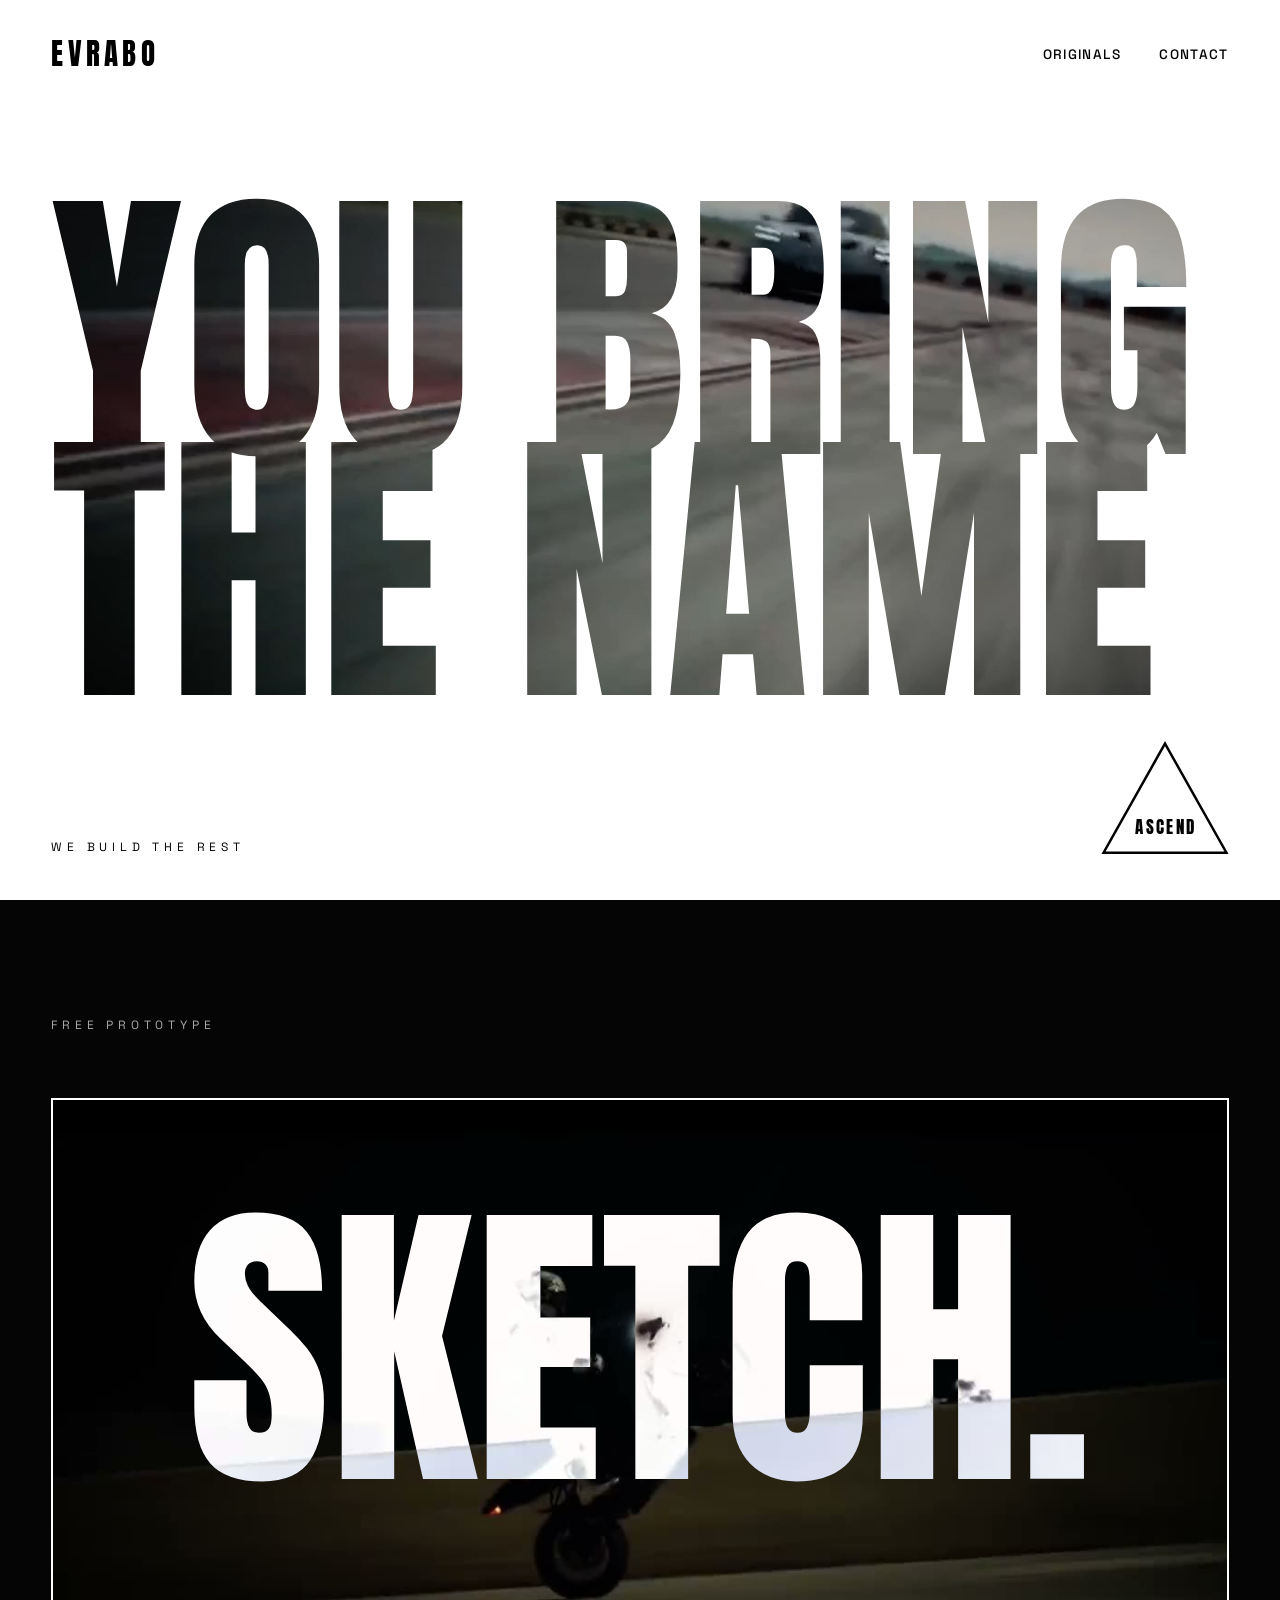
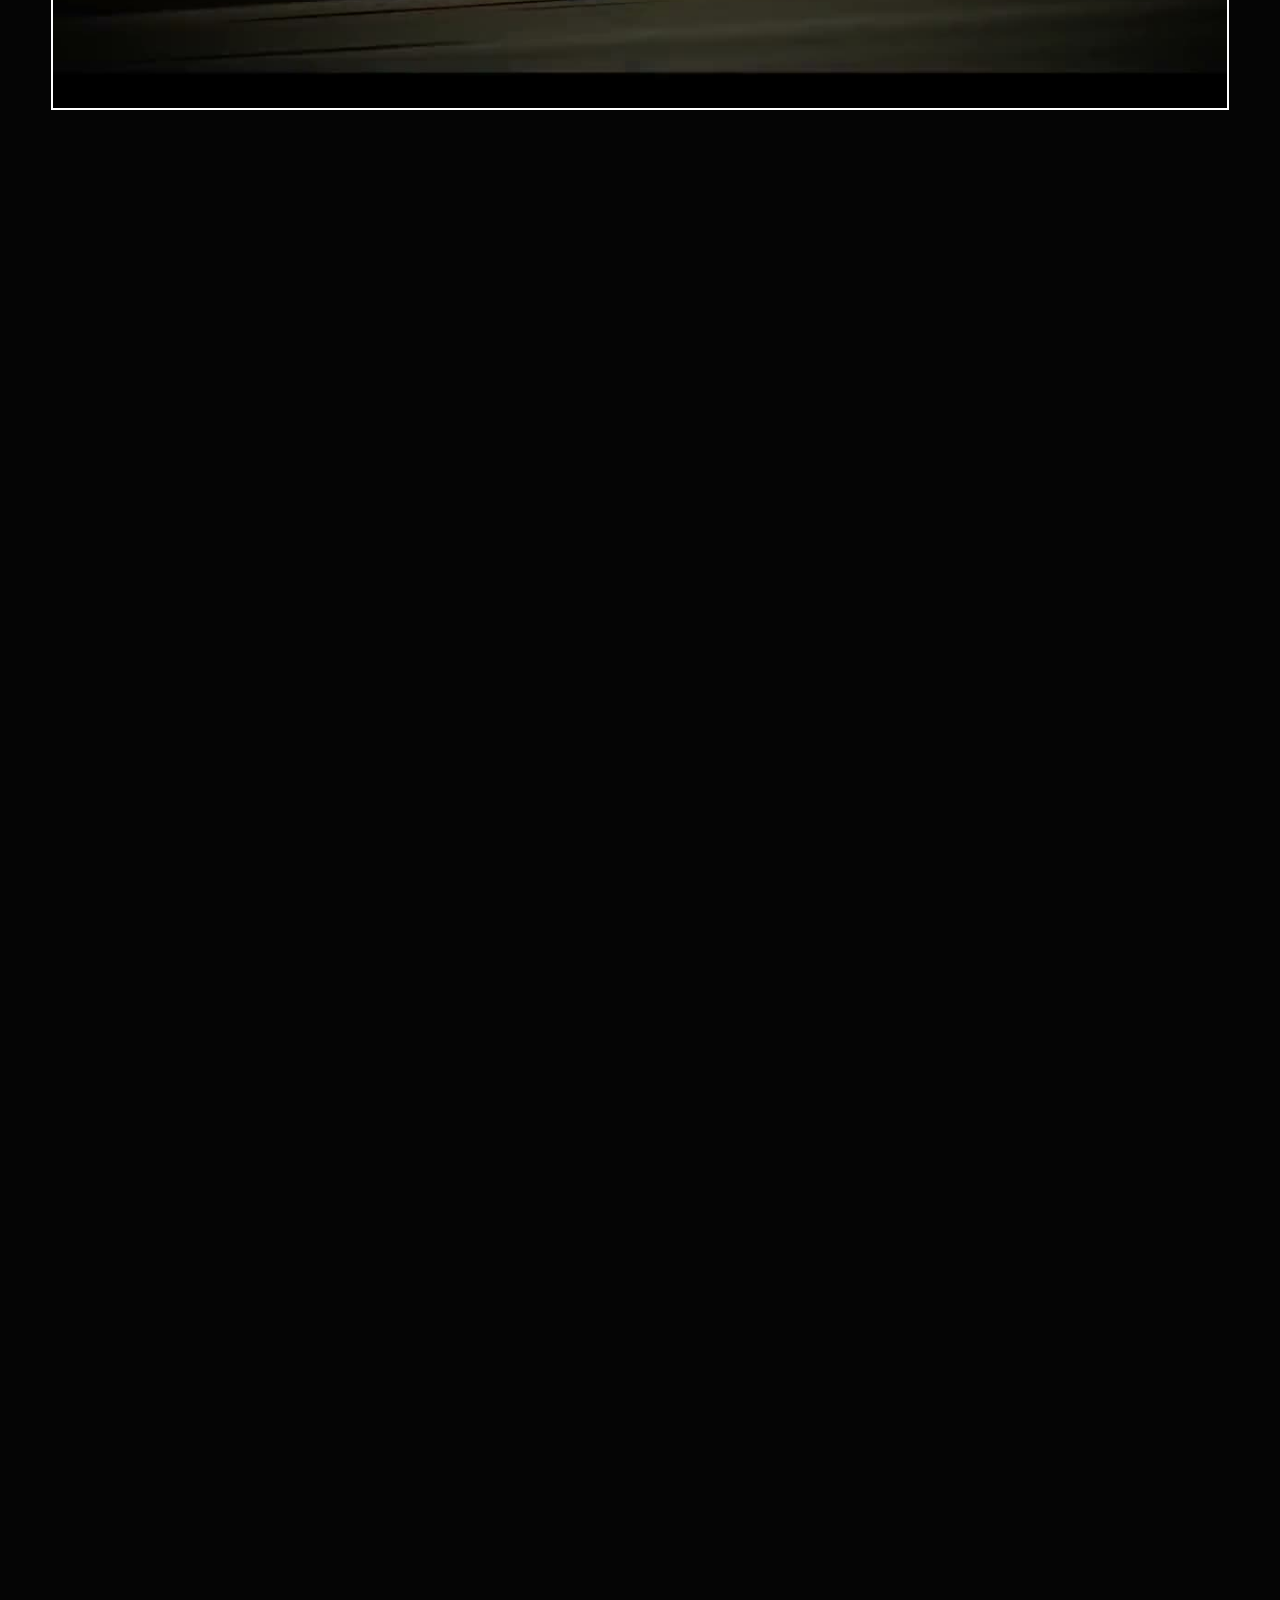
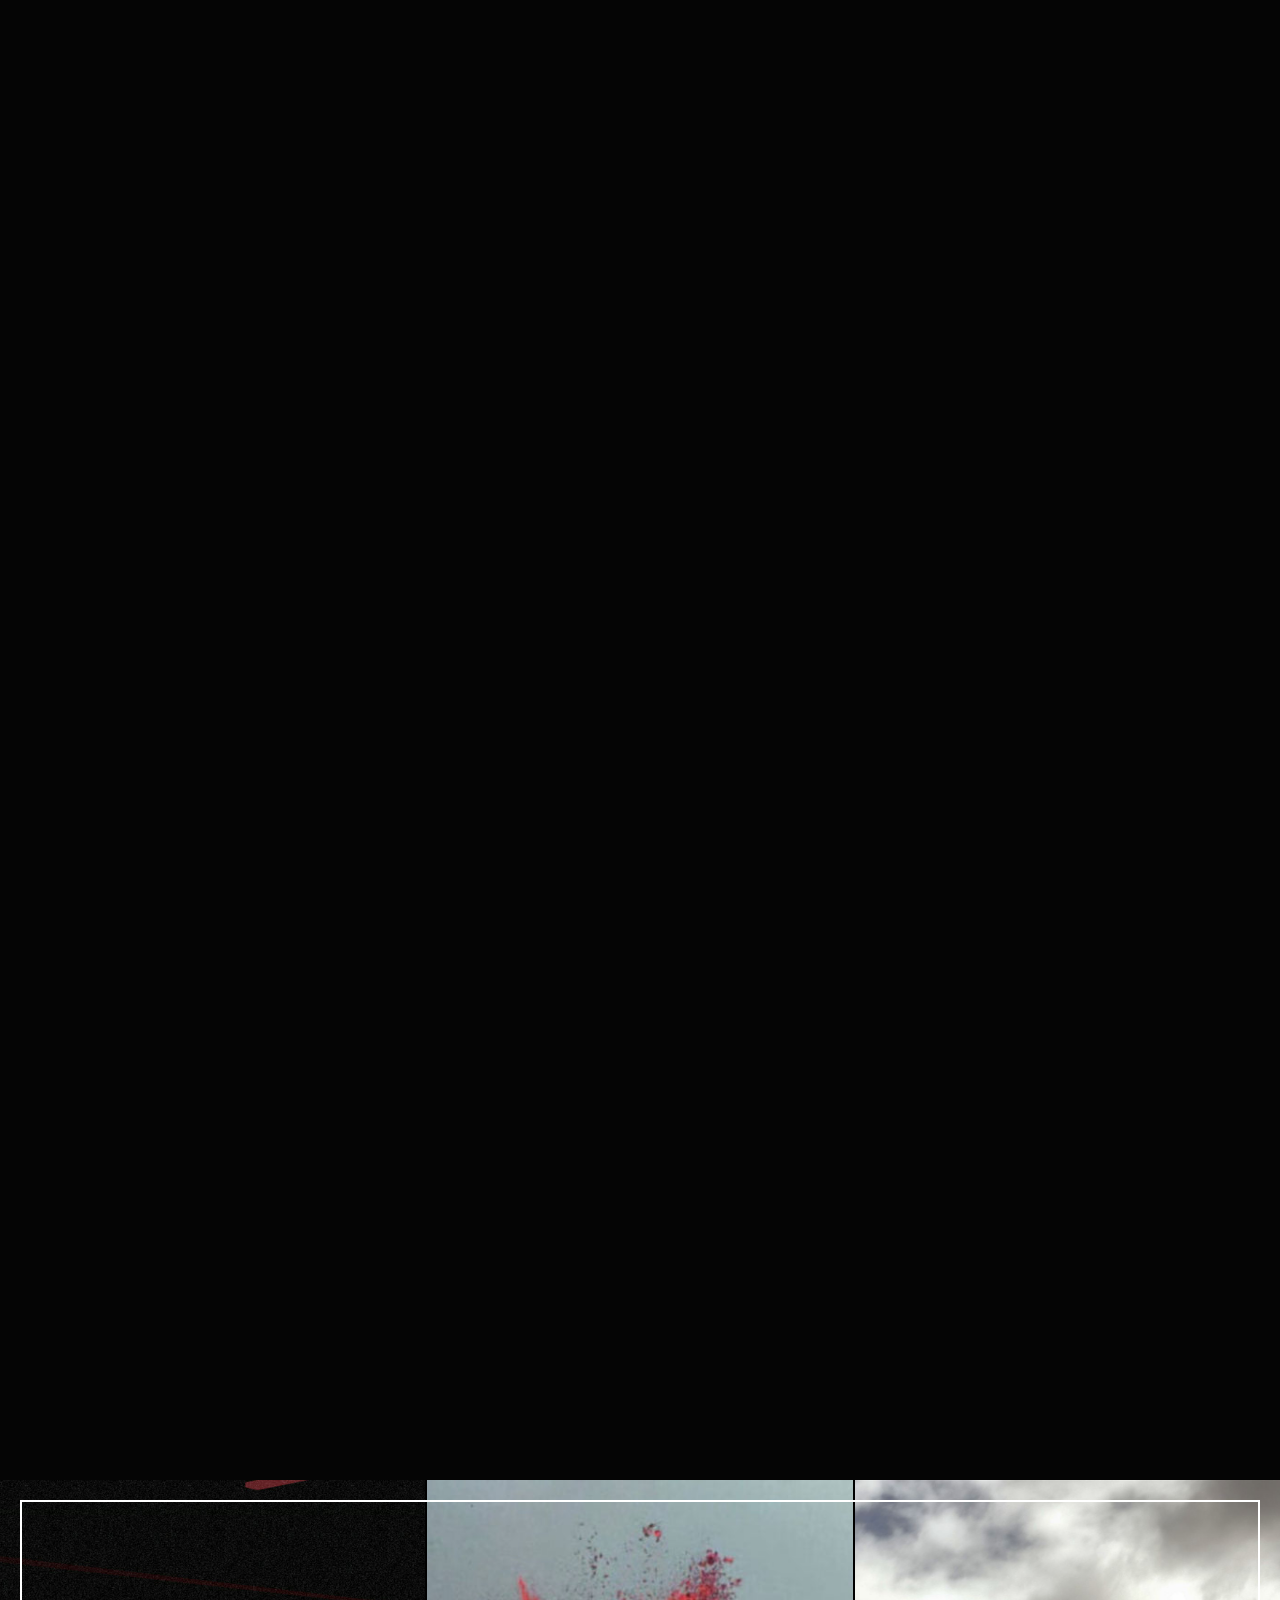
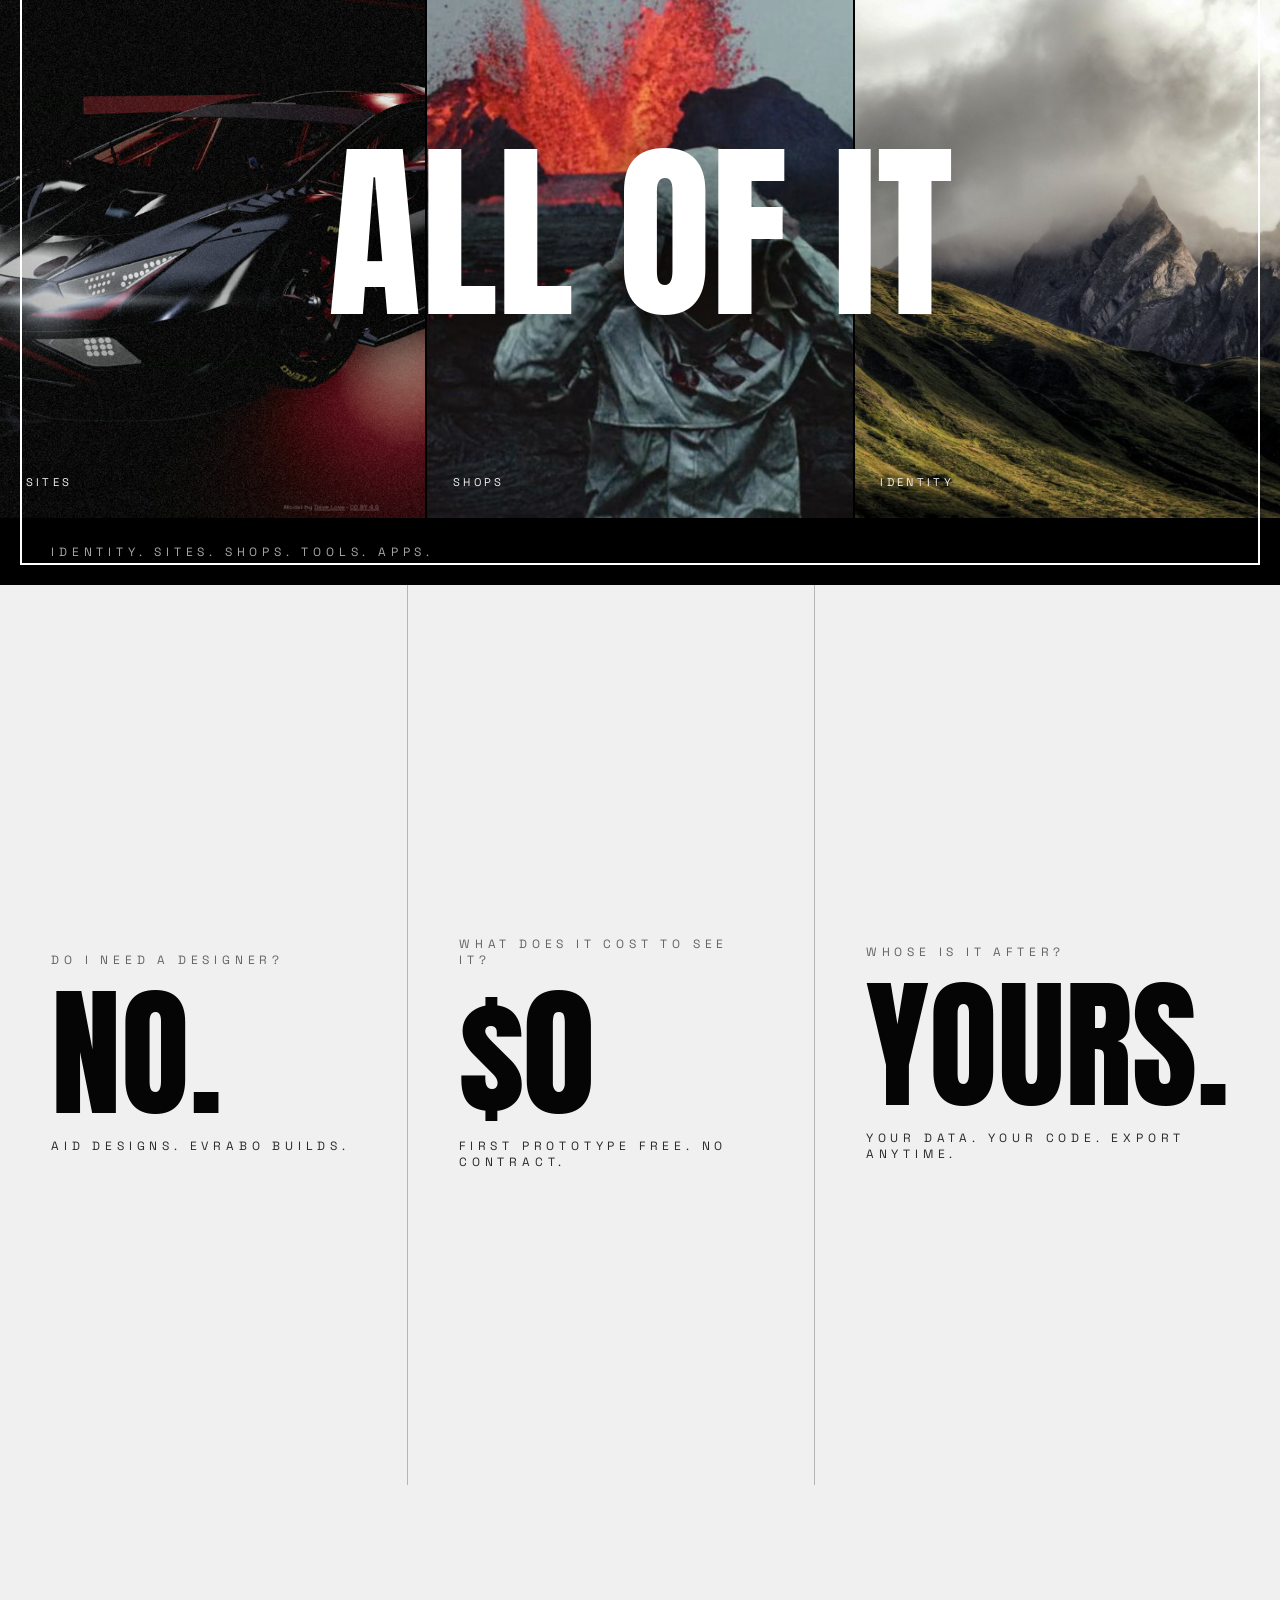
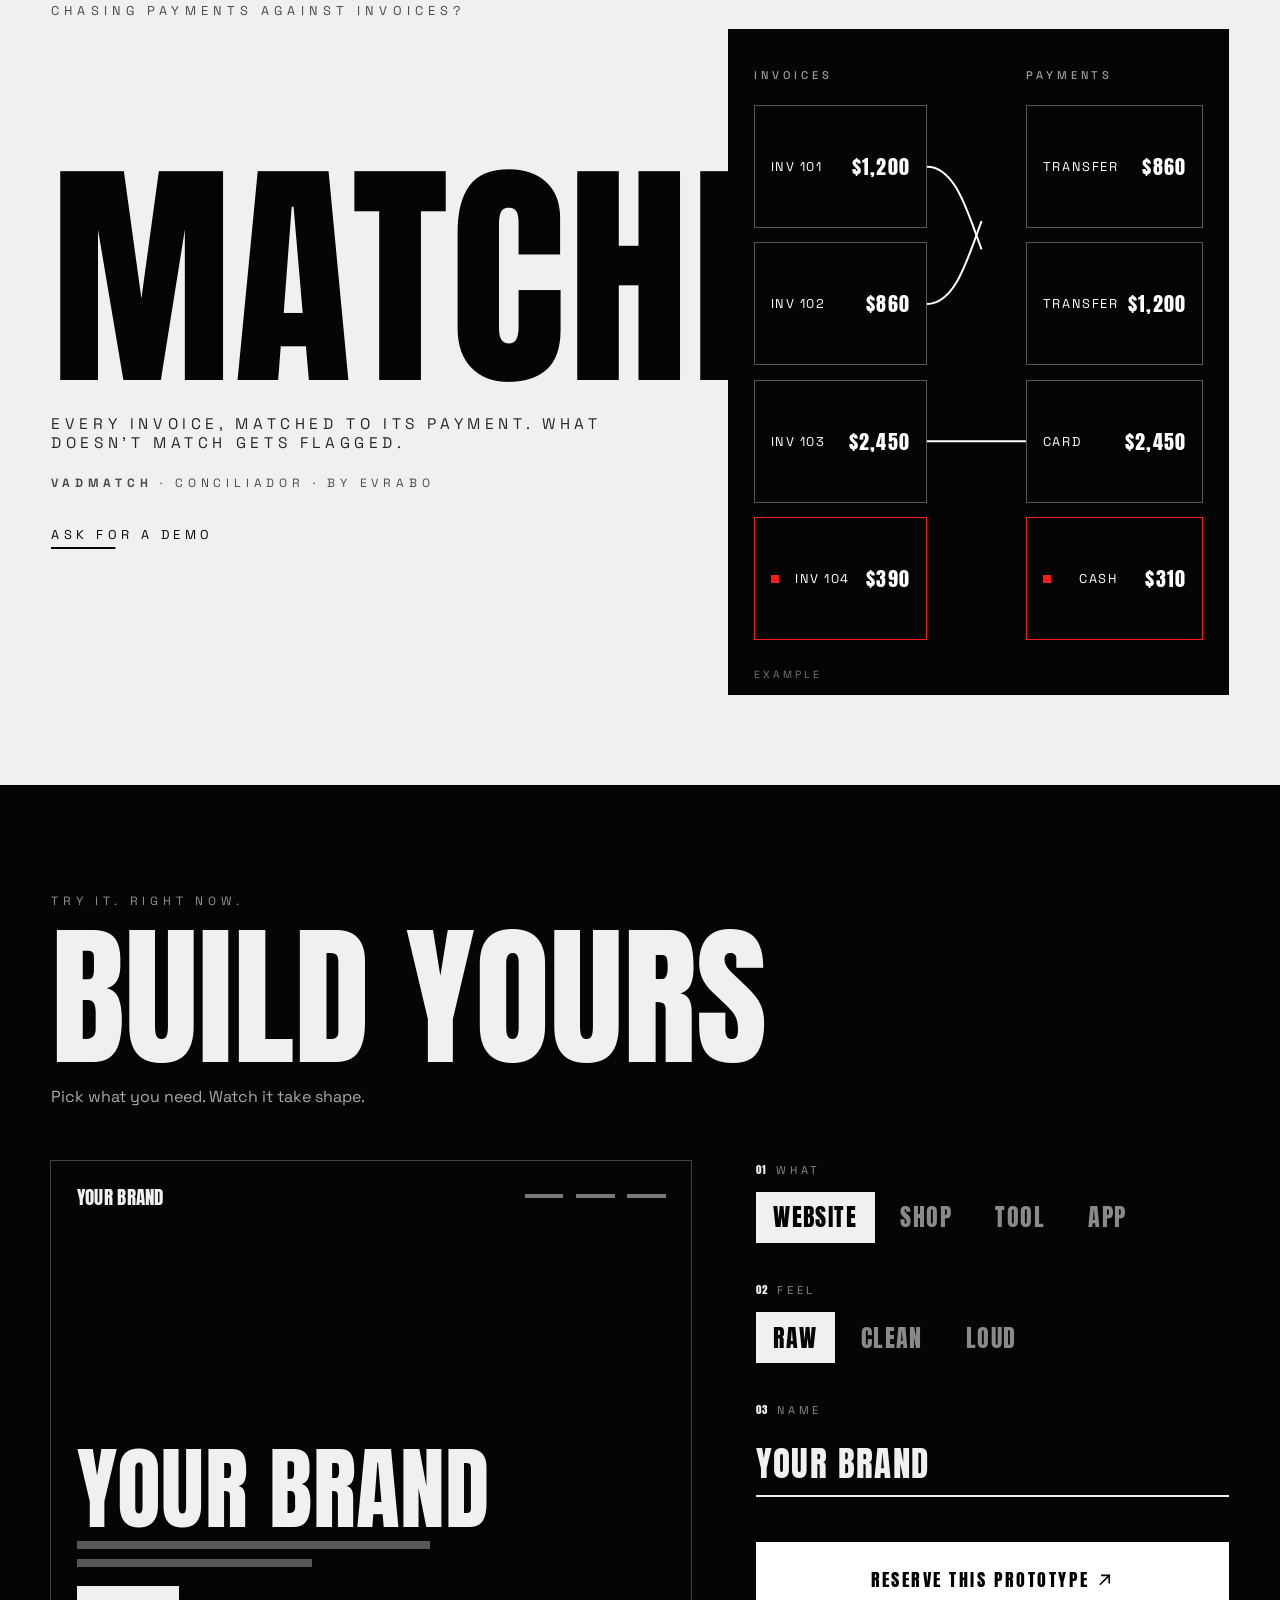
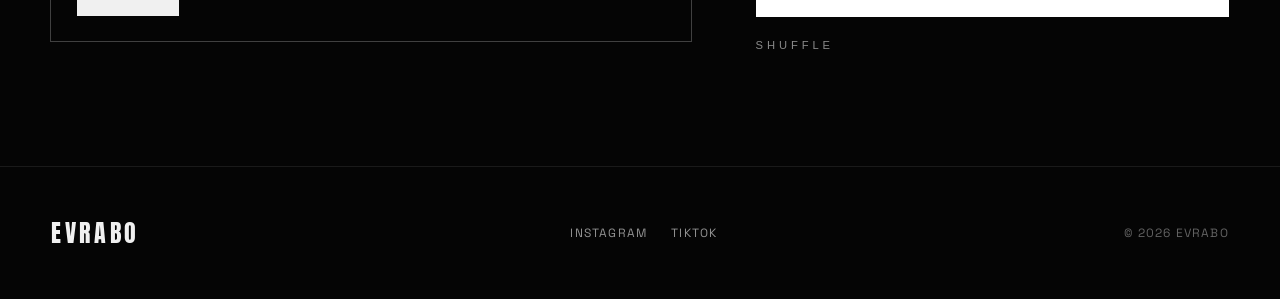
<file: prueba.html>
<!DOCTYPE html>
<html lang="en">
<head>
  <meta charset="UTF-8">
  <meta name="robots" content="noindex">
  <meta name="viewport" content="width=device-width, initial-scale=1.0">
  <title>EVRABO — prueba</title>
  <meta name="description" content="You bring the name. We build everything it needs to live online. First prototype free.">
  <meta name="theme-color" content="#050505">
  <link rel="icon" type="image/png" href="assets/images/favicon.png">
  <link rel="preconnect" href="https://fonts.googleapis.com">
  <link rel="preconnect" href="https://fonts.gstatic.com" crossorigin>
  <link rel="preload" href="assets/fonts/Anton-latin.woff2" as="font" type="font/woff2" crossorigin>
  <link rel="preload" href="assets/images/hero-poster.jpg" as="image">
  <link rel="stylesheet" href="assets/fonts/anton.css">
  <link href="https://fonts.googleapis.com/css2?family=Space+Grotesk:wght@300;400;500;600;700&display=swap" rel="stylesheet">
  <style>
    /* ===== Tokens (WEBSITE_BLUEPRINT.md, section 13) ===== */
    :root {
      --black: #050505; --white: #f0f0f0; --red: #ff1a1a; --gray: #1a1a1a;
      --ease: cubic-bezier(0.16, 1, 0.3, 1);
      --side: 4vw;
      --label: 0.75rem;
    }
    *, *::before, *::after { margin: 0; padding: 0; box-sizing: border-box; }
    html { overflow-x: clip; scroll-behavior: smooth; }
    body { background: var(--black); color: var(--white); font-family: 'Space Grotesk', sans-serif; overflow-x: clip; }
    a { color: inherit; }
    .sr-only { position: absolute; width: 1px; height: 1px; margin: -1px; overflow: hidden; clip: rect(0,0,0,0); white-space: nowrap; border: 0; }
    :focus-visible { outline: 2px solid currentColor; outline-offset: 4px; }

    /* One label style, one link-out style, used everywhere */
    .label { font-size: var(--label); letter-spacing: 0.4em; text-transform: uppercase; }
    .go { position: relative; display: inline-flex; align-items: center; gap: 0.7em; padding: 0.4rem 0; text-decoration: none; font-size: 0.8rem; letter-spacing: 0.35em; text-transform: uppercase; }
    .go::after { content: ''; position: absolute; left: 0; bottom: 0; width: 100%; height: 2px; background: currentColor; transform: scaleX(0.35); transform-origin: left; transition: transform 0.5s var(--ease); }
    .go svg { width: 1em; height: 1em; transform: translateX(-0.4em); opacity: 0; transition: transform 0.4s var(--ease), opacity 0.3s ease; }
    .go:hover::after, .go:focus-visible::after { transform: scaleX(1); }
    .go:hover svg, .go:focus-visible svg { transform: none; opacity: 1; }

    /* ===== Nav ===== */
    nav { position: fixed; top: 0; left: 0; width: 100%; padding: 2rem var(--side); display: flex; justify-content: space-between; align-items: center; z-index: 100; mix-blend-mode: difference; color: #fff; }
    .nav-logo { font-family: 'Anton', sans-serif; font-size: 1.8rem; letter-spacing: 0.15em; text-decoration: none; }
    .nav-links { display: flex; gap: 2.4rem; list-style: none; }
    .nav-links a { text-decoration: none; font-size: 0.85rem; font-weight: 500; letter-spacing: 0.1em; text-transform: uppercase; }

    /* ===== 0. Hero: the film shows only through the letters ===== */
    .hero { position: relative; height: 100vh; height: 100svh; overflow: hidden; background: var(--black); }
    .hero video { position: absolute; inset: 0; width: 100%; height: 100%; object-fit: cover; }
    .hero-mask { position: absolute; inset: 0; z-index: 2; background: #fff; mix-blend-mode: screen; display: flex; flex-direction: column; justify-content: center; padding: 0 var(--side); pointer-events: none; }
    .hero-mask b { display: block; font-family: 'Anton', sans-serif; font-weight: 400; font-size: clamp(5rem, 23vw, 26rem); line-height: 0.82; text-transform: uppercase; color: #000; letter-spacing: 0.01em; }
    .hero-foot { position: absolute; z-index: 3; left: var(--side); bottom: 5vh; mix-blend-mode: difference; color: #fff; pointer-events: none; }
    .hero-ascend { position: absolute; z-index: 6; right: max(18px, var(--side)); bottom: max(22px, 5vh); width: clamp(6.5rem, 10vw, 9rem); aspect-ratio: 1.12; display: block; color: #fff; mix-blend-mode: difference; text-decoration: none; }
    .hero-ascend svg { position: absolute; inset: 0; width: 100%; height: 100%; overflow: visible; }
    .hero-ascend polygon { fill: transparent; stroke: currentColor; stroke-width: 2.5; vector-effect: non-scaling-stroke; transition: fill 0.25s ease; }
    .hero-ascend span { position: absolute; left: 0; right: 0; bottom: 14%; text-align: center; font-family: 'Anton', sans-serif; font-size: clamp(0.9rem, 1.3vw, 1.15rem); letter-spacing: 0.14em; text-indent: 0.14em; text-transform: uppercase; transition: color 0.25s ease; }
    .hero-ascend:hover polygon { fill: #fff; }
    .hero-ascend:hover span { color: #000; }

    /* ===== Question cards: the client's question small, the answer giant ===== */
    .q { position: relative; min-height: 100vh; min-height: 100svh; padding: 16vh var(--side) 10vh; display: grid; grid-template-columns: minmax(0, 1.25fr) minmax(0, 1fr); gap: 4vw; align-items: center; overflow: hidden; }
    .q.dark { background: var(--black); color: var(--white); }
    .q.light { background: var(--white); color: var(--black); }
    .q-ask, .q-n { position: absolute; top: 13vh; font-size: 0.8rem; text-transform: uppercase; }
    .q-ask { left: var(--side); letter-spacing: 0.4em; opacity: 0.7; }
    .q-n { right: var(--side); letter-spacing: 0.3em; opacity: 0.5; }
    .q-ans { font-family: 'Anton', sans-serif; font-weight: 400; font-size: clamp(5rem, 19vw, 21rem); line-height: 0.84; text-transform: uppercase; letter-spacing: 0.01em; opacity: 0; }
    .q.in .q-ans { opacity: 1; animation: punch 0.28s var(--ease) both; }
    .q-line { margin-top: 2.2rem; font-size: clamp(0.8rem, 1.2vw, 1.05rem); letter-spacing: 0.3em; text-transform: uppercase; opacity: 0; }
    .q.in .q-line { opacity: 0.85; transition: opacity 0.6s ease 0.3s; }
    .q-by { margin-top: 1.4rem; opacity: 0; }
    .q.in .q-by { opacity: 0.7; transition: opacity 0.6s ease 0.5s; }
    .q-by b { font-weight: 700; }
    .q .go { margin-top: 1.8rem; opacity: 0; }
    .q.in .go { opacity: 1; transition: opacity 0.6s ease 0.6s; }
    @keyframes punch { 0% { opacity: 0; transform: translateY(0.12em) skewX(-8deg) scale(1.08); filter: blur(10px); } 100% { opacity: 1; transform: none; filter: none; } }

    .q-vis { position: relative; align-self: stretch; min-height: 50vh; overflow: hidden; opacity: 0; transform: translateY(40px); transition: opacity 0.8s ease 0.2s, transform 1s var(--ease) 0.2s; }
    .q.in .q-vis { opacity: 1; transform: none; }
    .q-vis img, .q-vis video { position: absolute; inset: 0; width: 100%; height: 100%; object-fit: cover; }
    .q-vis.mark { display: flex; align-items: center; justify-content: center; background: var(--black); }
    .q-vis.mark img { position: static; width: 56%; height: auto; max-height: 56%; object-fit: contain; }
    .q-vis.frame::after { content: ''; position: absolute; inset: 1.4rem; border: 2px solid #fff; pointer-events: none; }
    .q-tiles { display: grid; grid-template-columns: 1fr 1fr; grid-template-rows: 1fr 1fr; gap: 2px; background: var(--black); }
    .q-tiles > div { position: relative; overflow: hidden; background: #111; }
    .q-tiles .t { display: flex; align-items: center; justify-content: center; text-align: center; color: #fff; font-family: 'Anton', sans-serif; font-size: clamp(1.4rem, 3vw, 3rem); letter-spacing: 0.08em; text-transform: uppercase; }
    .q-tiles span { position: absolute; z-index: 2; left: 0.9rem; bottom: 0.8rem; color: #fff; font-size: 0.7rem; letter-spacing: 0.3em; text-transform: uppercase; text-shadow: 0 0 1rem rgba(0,0,0,0.8); }

    /* ===== Proof scene (pinned only when JS adds .pin-on) ===== */
    .proof { background: var(--black); }
    .proof-pin { position: relative; height: 100vh; height: 100svh; display: flex; align-items: center; justify-content: center; overflow: hidden; }
    .proof.pin-on { height: 420vh; }
    .proof.pin-on .proof-pin { position: sticky; top: 0; }
    .proof-k { position: absolute; z-index: 3; top: 13vh; left: var(--side); opacity: 0.7; }
    .proof-win { position: absolute; inset: 22vh var(--side) 10vh; border: 2px solid #fff; overflow: hidden; }
    .proof-win video { width: 100%; height: 100%; object-fit: cover; display: block; }
    .proof-word { position: relative; z-index: 4; font-family: 'Anton', sans-serif; font-weight: 400; font-size: clamp(2.4rem, 9vw, 8rem); line-height: 0.85; text-transform: uppercase; text-align: center; mix-blend-mode: difference; color: #fff; pointer-events: none; }
    .proof.pin-on .proof-word { font-size: clamp(5rem, 24vw, 28rem); }
    .proof-word.punch { animation: punch 0.2s var(--ease) both; }

    /* ===== All of it: tall panels ===== */
    .row { position: relative; background: #000; }
    .row-grid { display: grid; grid-template-columns: repeat(3, 1fr); gap: 2px; }
    .row-grid div { position: relative; aspect-ratio: 2 / 3; overflow: hidden; }
    .row-grid img { width: 100%; height: 100%; object-fit: cover; display: block; }
    .row-grid span { position: absolute; left: 1.6rem; bottom: 1.8rem; z-index: 2; font-size: 0.7rem; letter-spacing: 0.3em; text-transform: uppercase; text-shadow: 0 0 1rem rgba(0,0,0,0.8); }
    .row-title { position: absolute; z-index: 5; left: 50%; top: 50%; transform: translate(-50%, -50%); white-space: nowrap; font-family: 'Anton', sans-serif; font-weight: 400; font-size: clamp(3.4rem, 15vw, 15rem); line-height: 0.9; text-transform: uppercase; color: #fff; text-shadow: 0 0 5vw rgba(0,0,0,0.6); pointer-events: none; }
    .row::after { content: ''; position: absolute; z-index: 3; inset: clamp(0.8rem, 1.6vw, 1.6rem); border: 2px solid #fff; pointer-events: none; }
    .row-line { padding: 1.6rem var(--side); opacity: 0.7; }

    /* ===== Three answers ===== */
    .ans { display: grid; grid-template-columns: repeat(3, 1fr); min-height: 100svh; background: var(--white); color: var(--black); }
    .ans-c { display: flex; flex-direction: column; justify-content: center; gap: 1.6rem; padding: 14vh var(--side) 10vh; border-left: 1px solid rgba(5,5,5,0.25); }
    .ans-c:first-child { border-left: 0; }
    .ans-c .label:first-child { opacity: 0.6; }
    .ans-c b { font-family: 'Anton', sans-serif; font-weight: 400; font-size: clamp(4rem, 11vw, 13rem); line-height: 0.84; text-transform: uppercase; opacity: 0; }
    .ans.in .ans-c b { opacity: 1; animation: punch 0.28s var(--ease) both; }
    .ans.in .ans-c:nth-child(2) b { animation-delay: 0.15s; } .ans.in .ans-c:nth-child(3) b { animation-delay: 0.3s; }
    .ans-c p { opacity: 0.85; }

    /* Problem card: VADMatch shown as invoices vs payments */
    .mt { display: grid; grid-template-columns: 1fr 22% 1fr; background: var(--black); color: #fff; padding: 2.4rem 1.6rem 3rem; min-height: 52vh; }
    .mt-col { display: flex; flex-direction: column; }
    .mt-col h4 { font-size: 0.7rem; font-weight: 500; letter-spacing: 0.35em; text-transform: uppercase; opacity: 0.6; margin-bottom: 1rem; }
    .mt-rows { flex: 1; display: grid; grid-template-rows: repeat(4, 1fr); }
    .mt-row { display: flex; justify-content: space-between; align-items: center; gap: 0.6rem; margin: 0.45rem 0; padding: 0 1rem; border: 1px solid rgba(240,240,240,0.35); font-size: clamp(0.7rem, 1vw, 0.9rem); letter-spacing: 0.12em; text-transform: uppercase; }
    .mt-row b { font-family: 'Anton', sans-serif; font-weight: 400; font-size: clamp(1rem, 1.6vw, 1.5rem); letter-spacing: 0.06em; }
    .mt-row.no { border-color: var(--red); }
    .mt-row.no::before { content: ''; width: 0.5rem; height: 0.5rem; background: var(--red); flex: none; }
    .mt-lines { position: relative; margin-top: 1.9rem; }
    .mt-lines svg { position: absolute; inset: 0; width: 100%; height: 100%; overflow: visible; }
    .mt-lines path { fill: none; stroke: #fff; stroke-width: 2; vector-effect: non-scaling-stroke; stroke-dasharray: 100; stroke-dashoffset: 100; }
    .q.in .mt-lines path { stroke-dashoffset: 0; transition: stroke-dashoffset 0.9s var(--ease); }
    .q.in .mt-lines path:nth-child(1) { transition-delay: 0.5s; } .q.in .mt-lines path:nth-child(2) { transition-delay: 0.75s; } .q.in .mt-lines path:nth-child(3) { transition-delay: 1s; }
    .mt-ex { position: absolute; left: 1.6rem; bottom: 0.9rem; font-size: 0.65rem; letter-spacing: 0.3em; text-transform: uppercase; opacity: 0.45; }

    /* ===== Close: build yours (live builder) ===== */
    .pb { position: relative; background: var(--black); padding: 12vh var(--side); }
    .pb-inner { max-width: 1400px; margin: 0 auto; }
    .pb-title { font-family: 'Anton', sans-serif; font-weight: 400; font-size: clamp(3.5rem, 12vw, 11rem); line-height: 0.9; text-transform: uppercase; }
    .pb-sub { margin: 1.2rem 0 6vh; font-size: 1rem; opacity: 0.7; }
    .pb-body { display: grid; grid-template-columns: minmax(0, 1.15fr) minmax(0, 0.85fr); gap: 5vw; align-items: start; }
    .pb-screen { --bg: #050505; --fg: #f0f0f0; --acc: #f0f0f0; --ff: 'Anton', sans-serif; --tt: uppercase; --ls: 0.02em; --fw: 400; container-type: inline-size; position: relative; overflow: hidden; aspect-ratio: 4 / 3; background: var(--bg); color: var(--fg); outline: 1px solid rgba(240,240,240,0.25); transition: background 0.35s ease, color 0.35s ease; }
    .pb-screen[data-vibe="clean"] { --bg: #f0f0f0; --fg: #050505; --acc: #050505; --ff: 'Space Grotesk', sans-serif; --tt: none; --ls: -0.04em; --fw: 600; }
    .pb-screen[data-vibe="loud"] { --acc: #ff1a1a; }
    .pb-mock { position: absolute; inset: 0; padding: 4cqw; display: none; flex-direction: column; font-family: var(--ff); font-weight: var(--fw); text-transform: var(--tt); letter-spacing: var(--ls); }
    .pb-screen[data-type="website"] .pb-website, .pb-screen[data-type="shop"] .pb-shop, .pb-screen[data-type="tool"] .pb-tool, .pb-screen[data-type="app"] .pb-app { display: flex; }
    .pb-mock b { font-weight: inherit; font-size: 3cqw; line-height: 1; }
    .pb-nav { display: flex; align-items: center; gap: 2cqw; }
    .pb-nav b { margin-right: auto; }
    .pb-nav i { width: 6cqw; height: 0.6cqw; background: var(--fg); opacity: 0.5; }
    .pb-hero { margin-top: auto; }
    .pb-hero h3 { font-size: var(--fs, 14cqw); font-weight: inherit; line-height: 0.92; overflow-wrap: anywhere; }
    .pb-bar { display: block; height: 1.2cqw; margin-top: 1.6cqw; background: var(--fg); opacity: 0.35; }
    .w20 { width: 20%; } .w30 { width: 30%; } .w40 { width: 40%; } .w60 { width: 60%; }
    .pb-cta { display: block; width: 16cqw; height: 4.6cqw; margin-top: 3cqw; background: var(--acc); }
    .pb-grid { flex: 1; display: grid; grid-template-columns: repeat(3, 1fr); grid-template-rows: repeat(2, 1fr); gap: 1.6cqw; margin-top: 3cqw; }
    .pb-tile { position: relative; }
    .pb-tile::before { content: ""; position: absolute; inset: 0; background: var(--fg); opacity: 0.14; }
    .pb-tile.hot::before { background: var(--acc); opacity: 1; }
    .pb-tile em { position: absolute; left: 1.4cqw; bottom: 1cqw; font-style: normal; font-size: 2.2cqw; }
    .pb-tile.hot em { color: var(--bg); }
    .pb-tool { flex-direction: row; gap: 3cqw; }
    .pb-side { width: 18cqw; display: flex; flex-direction: column; gap: 1.6cqw; }
    .pb-side b { margin-bottom: 2cqw; }
    .pb-side i { height: 1.4cqw; background: var(--fg); opacity: 0.35; }
    .pb-table { flex: 1; display: flex; flex-direction: column; justify-content: center; gap: 1.2cqw; }
    .pb-row { display: flex; align-items: center; gap: 2cqw; padding: 1.8cqw 2cqw; background: color-mix(in srgb, var(--fg) 9%, transparent); }
    .pb-row .pb-bar { margin: 0; }
    .pb-row em { margin-left: auto; font-style: normal; font-size: 2.2cqw; }
    .pb-row.hot { background: var(--acc); }
    .pb-row.hot .pb-bar { background: var(--bg); opacity: 0.6; }
    .pb-row.hot em { color: var(--bg); }
    .pb-app { align-items: center; justify-content: center; }
    .pb-phone { height: 100%; aspect-ratio: 9 / 17; border: 0.5cqw solid var(--fg); border-radius: 3cqw; padding: 2.4cqw; display: flex; flex-direction: column; gap: 2cqw; }
    .pb-phone b { font-size: 2.6cqw; margin-bottom: 1cqw; }
    .pb-item { display: flex; align-items: center; gap: 1.6cqw; }
    .pb-item .pb-bar { margin: 0; }
    .pb-dot { width: 3.4cqw; height: 3.4cqw; background: var(--fg); opacity: 0.35; flex: none; }
    .pb-item.hot .pb-dot { background: var(--acc); opacity: 1; }
    .pb-tabs { margin-top: auto; display: flex; justify-content: space-around; }
    .pb-tabs i { width: 3cqw; height: 0.6cqw; background: var(--fg); opacity: 0.5; }

    .pb-ctl { margin-bottom: 2.4rem; }
    .pb-label { display: block; margin-bottom: 0.9rem; font-size: 0.7rem; letter-spacing: 0.35em; text-transform: uppercase; color: #8a8a8a; }
    .pb-label b { font-family: 'Anton', sans-serif; font-weight: 400; letter-spacing: 0.1em; margin-right: 0.8em; color: var(--white); }
    .pb-seg { display: flex; flex-wrap: wrap; gap: 0.5rem; }
    .pb-seg button { font-family: 'Anton', sans-serif; font-size: 1.5rem; letter-spacing: 0.06em; text-transform: uppercase; padding: 0.45rem 1.1rem; background: transparent; color: #8a8a8a; border: 0; cursor: pointer; }
    .pb-seg button:hover { color: var(--white); }
    .pb-seg button[aria-pressed="true"] { background: var(--white); color: var(--black); }
    .pb-name { width: 100%; padding: 0.3rem 0; font-family: 'Anton', sans-serif; font-size: 2.2rem; letter-spacing: 0.04em; text-transform: uppercase; background: transparent; color: var(--white); border: 0; border-bottom: 2px solid var(--white); border-radius: 0; }
    .pb-go { display: block; margin-top: 2.8rem; padding: 1.5rem; text-align: center; font-family: 'Anton', sans-serif; font-size: 1.1rem; letter-spacing: 0.14em; text-transform: uppercase; background: #fff; color: #000; text-decoration: none; }
    .pb-go:hover { background: var(--black); color: #fff; outline: 2px solid #fff; }
    .pb-go svg { display: inline-block; width: 1em; height: 1em; vertical-align: -0.12em; }
    .pb-shuffle { margin-top: 1rem; padding: 0.4rem 0; font-size: 0.7rem; letter-spacing: 0.35em; text-transform: uppercase; background: none; border: 0; color: #8a8a8a; cursor: pointer; }
    .pb-shuffle:hover { color: var(--white); }

    footer { padding: 3rem var(--side); border-top: 1px solid var(--gray); display: flex; justify-content: space-between; align-items: center; flex-wrap: wrap; gap: 1.5rem; font-size: 0.75rem; letter-spacing: 0.1em; text-transform: uppercase; }
    footer .logo { font-family: 'Anton', sans-serif; font-size: 1.5rem; letter-spacing: 0.15em; }
    footer a { text-decoration: none; opacity: 0.6; margin-left: 1.5rem; }
    footer a:hover { opacity: 1; }
    footer span { opacity: 0.4; }

    /* ===== Phone ===== */
    @media (max-width: 800px) {
      nav { padding: 1.4rem 5vw; } .nav-logo { font-size: 1.4rem; } .nav-links { gap: 1.2rem; }
      :root { --side: 5vw; }
      .q { grid-template-columns: 1fr; padding-top: 20vh; gap: 3rem; }
      .q-ask, .q-n { top: 10vh; }
      .q-ans { font-size: clamp(4.6rem, 26vw, 11rem); }
      .q-vis { min-height: 42vh; }
      .mt { grid-template-columns: 1fr 14% 1fr; padding: 2rem 0.8rem 2.6rem; } .mt-row { padding: 0 0.6rem; }
      .pb-body { grid-template-columns: 1fr; }
      .row-grid div { aspect-ratio: 3 / 5; }
      .ans { grid-template-columns: 1fr; min-height: 0; }
      .ans-c { border-left: 0; border-top: 1px solid rgba(5,5,5,0.25); padding: 9vh var(--side); }
      .ans-c:first-child { border-top: 0; }
      .proof-win { inset: 20vh 5vw 10vh; }
    }

    /* ===== Reduced motion: same content, no animation ===== */
    @media (prefers-reduced-motion: reduce) {
      html { scroll-behavior: auto; }
      .q-ans, .q-line, .q-by, .q .go, .q-vis, .ans-c b { opacity: 1 !important; transform: none !important; animation: none !important; transition: none !important; }
      .mt-lines path { stroke-dashoffset: 0 !important; }
      .pb-screen { transition: none; }
    }
  </style>
</head>
<body>
  <nav>
    <a href="/" class="nav-logo">EVRABO</a>
    <ul class="nav-links">
      <li><a href="originals.html">Originals</a></li>
      <li><a href="contact.html">Contact</a></li>
    </ul>
  </nav>

  <h1 class="sr-only">EVRABO: you bring the name, we build everything it needs to live online. First prototype free.</h1>

  <!-- 0. HERO -->
  <section class="hero">
    <video id="hero-video" src="assets/videos/EVRABO_hero_web.mp4" poster="assets/images/hero-poster.jpg" muted loop playsinline autoplay preload="auto" aria-hidden="true"></video>
    <div class="hero-mask" aria-hidden="true"><b>You bring</b><b>the name</b></div>
    <div class="hero-foot label" aria-hidden="true">We build the rest</div>
    <a class="hero-ascend" href="ascend.html" aria-label="Ascend"><svg viewBox="0 0 100 90" preserveAspectRatio="none" aria-hidden="true"><polygon points="50,2 98,88 2,88"/></svg><span>Ascend</span></a>
  </section>

  <!-- 1. PROOF: a site being made, one word per stage -->
  <section class="proof" id="proof" aria-label="Free prototype: sketch, design, code, live">
    <div class="proof-pin">
      <span class="label proof-k">Free prototype</span>
      <div class="proof-win"><video src="assets/videos/Build-live-film.mp4" poster="assets/images/build-live-poster.jpg" muted loop playsinline preload="none" aria-hidden="true"></video></div>
      <div class="proof-word" id="proof-word">Sketch. Design. Code. Live.</div>
    </div>
  </section>

  <!-- 2. ALL OF IT: three tall panels, one word, one frame -->
  <section class="row" aria-label="Identity, sites, shops, tools, apps">
    <div class="row-grid">
      <div><img src="assets/images/lambo-app.jpg" alt="Showroom site" loading="lazy" decoding="async" style="object-position:30% center"><span>Sites</span></div>
      <div><img src="assets/images/shop/VolcanYEmpapelado.jpg" alt="Online shop" loading="lazy" decoding="async"><span>Shops</span></div>
      <div><img src="assets/Originals/ProtoBike_mtb.jpg" alt="ProtoBike identity" loading="lazy" decoding="async" style="object-position:72% center"><span>Identity</span></div>
    </div>
    <div class="row-title" aria-hidden="true">All of it</div>
    <p class="row-line label">Identity. Sites. Shops. Tools. Apps.</p>
  </section>

  <!-- 3. THREE ANSWERS -->
  <section class="ans" id="ans">
    <div class="ans-c"><span class="label">Do I need a designer?</span><b>No.</b><p class="label">AID designs. EVRABO builds.</p></div>
    <div class="ans-c"><span class="label">What does it cost to see it?</span><b>$0</b><p class="label">First prototype free. No contract.</p></div>
    <div class="ans-c"><span class="label">Whose is it after?</span><b>Yours.</b><p class="label">Your data. Your code. Export anytime.</p></div>
  </section>

  <!-- 5: a product shown as the problem it solves -->
  <section class="q light" id="vad" aria-label="VADMatch, invoices matched to payments">
    <span class="q-ask">Chasing payments against invoices?</span>
    <div>
      <div class="q-ans">Matched.</div>
      <p class="q-line">Every invoice, matched to its payment. What doesn't match gets flagged.</p>
      <p class="q-by label"><b>VADMatch</b> · Conciliador · by EVRABO</p>
      <a class="go" href="contact.html">Ask for a demo <svg viewBox="0 0 24 24" aria-hidden="true"><path d="M6 18 18 6M8 6h10v10" fill="none" stroke="currentColor" stroke-width="2.2" stroke-linecap="square"/></svg></a>
    </div>
    <div class="q-vis mt" role="img" aria-label="Example: three invoices matched to three payments, one invoice and one payment flagged as unmatched">
      <div class="mt-col"><h4>Invoices</h4><div class="mt-rows"><div class="mt-row"><span>INV 101</span><b>$1,200</b></div><div class="mt-row"><span>INV 102</span><b>$860</b></div><div class="mt-row"><span>INV 103</span><b>$2,450</b></div><div class="mt-row no"><span>INV 104</span><b>$390</b></div></div></div>
      <div class="mt-lines" aria-hidden="true"><svg viewBox="0 0 100 100" preserveAspectRatio="none"><path pathLength="100" d="M0 12.5 C50 12.5 50 37.5 100 37.5"/><path pathLength="100" d="M0 37.5 C50 37.5 50 12.5 100 12.5"/><path pathLength="100" d="M0 62.5 L100 62.5"/></svg></div>
      <div class="mt-col"><h4>Payments</h4><div class="mt-rows"><div class="mt-row"><span>Transfer</span><b>$860</b></div><div class="mt-row"><span>Transfer</span><b>$1,200</b></div><div class="mt-row"><span>Card</span><b>$2,450</b></div><div class="mt-row no"><span>Cash</span><b>$310</b></div></div></div>
      <span class="mt-ex">Example</span>
    </div>
  </section>

  <!-- 6: the close -->
  <section class="pb" id="space">
    <div class="pb-inner">
      <span class="label" style="display:block;opacity:.6;margin-bottom:1.2rem">Try it. Right now.</span>
      <h2 class="pb-title">Build yours</h2>
      <p class="pb-sub">Pick what you need. Watch it take shape.</p>
      <div class="pb-body">
        <div class="pb-stage">
          <div class="pb-screen" id="pb-screen" data-type="website" data-vibe="raw" role="img" aria-label="Live preview of your prototype">
            <div class="pb-mock pb-website">
              <div class="pb-nav"><b data-pb-name></b><i></i><i></i><i></i></div>
              <div class="pb-hero"><h3 data-pb-name></h3><span class="pb-bar w60"></span><span class="pb-bar w40"></span><span class="pb-cta"></span></div>
            </div>
            <div class="pb-mock pb-shop">
              <div class="pb-nav"><b data-pb-name></b><i></i><i></i></div>
              <div class="pb-grid">
                <div class="pb-tile"><em>$48</em></div><div class="pb-tile hot"><em>$62</em></div><div class="pb-tile"><em>$30</em></div>
                <div class="pb-tile"><em>$75</em></div><div class="pb-tile"><em>$54</em></div><div class="pb-tile"><em>$39</em></div>
              </div>
            </div>
            <div class="pb-mock pb-tool">
              <div class="pb-side"><b data-pb-name></b><i></i><i></i><i></i><i></i></div>
              <div class="pb-table">
                <div class="pb-row"><span class="pb-bar w30"></span><span class="pb-bar w20"></span><em>128</em></div>
                <div class="pb-row hot"><span class="pb-bar w40"></span><span class="pb-bar w20"></span><em>96</em></div>
                <div class="pb-row"><span class="pb-bar w30"></span><span class="pb-bar w30"></span><em>212</em></div>
                <div class="pb-row"><span class="pb-bar w20"></span><span class="pb-bar w20"></span><em>64</em></div>
                <div class="pb-row"><span class="pb-bar w40"></span><span class="pb-bar w30"></span><em>180</em></div>
              </div>
            </div>
            <div class="pb-mock pb-app">
              <div class="pb-phone">
                <b data-pb-name></b>
                <div class="pb-item hot"><span class="pb-dot"></span><span class="pb-bar w60"></span></div>
                <div class="pb-item"><span class="pb-dot"></span><span class="pb-bar w40"></span></div>
                <div class="pb-item"><span class="pb-dot"></span><span class="pb-bar w60"></span></div>
                <div class="pb-item"><span class="pb-dot"></span><span class="pb-bar w30"></span></div>
                <div class="pb-tabs"><i></i><i></i><i></i></div>
              </div>
            </div>
          </div>
        </div>
        <div class="pb-controls">
          <div class="pb-ctl"><span class="pb-label"><b>01</b>What</span>
            <div class="pb-seg" data-key="type"><button type="button" data-v="website" aria-pressed="true">Website</button><button type="button" data-v="shop" aria-pressed="false">Shop</button><button type="button" data-v="tool" aria-pressed="false">Tool</button><button type="button" data-v="app" aria-pressed="false">App</button></div></div>
          <div class="pb-ctl"><span class="pb-label"><b>02</b>Feel</span>
            <div class="pb-seg" data-key="vibe"><button type="button" data-v="raw" aria-pressed="true">Raw</button><button type="button" data-v="clean" aria-pressed="false">Clean</button><button type="button" data-v="loud" aria-pressed="false">Loud</button></div></div>
          <div class="pb-ctl"><label class="pb-label" for="pb-name"><b>03</b>Name</label>
            <input class="pb-name" id="pb-name" type="text" value="Your Brand" maxlength="28" autocomplete="off" spellcheck="false"></div>
          <a class="pb-go" id="pb-go" href="contact.html#reserve">Reserve this prototype <svg viewBox="0 0 24 24" aria-hidden="true"><path d="M6 18 18 6M8 6h10v10" fill="none" stroke="currentColor" stroke-width="2.2" stroke-linecap="square"/></svg></a>
          <button type="button" class="pb-shuffle" id="pb-shuffle">Shuffle</button>
        </div>
      </div>
    </div>
  </section>

  <footer>
    <div class="logo">EVRABO</div>
    <div><a href="https://www.instagram.com/evrabo_" target="_blank" rel="noopener noreferrer">Instagram</a><a href="https://www.tiktok.com/@evrabo_" target="_blank" rel="noopener noreferrer">TikTok</a></div>
    <span>© 2026 EVRABO</span>
  </footer>

  <script>
    // Cards play their entry once when they come into view; videos play only while on screen
    (function () {
      var cards = [].slice.call(document.querySelectorAll('.q'));
      if (!('IntersectionObserver' in window)) { cards.forEach(function (c) { c.classList.add('in'); }); }
      else {
        var io = new IntersectionObserver(function (es) {
          es.forEach(function (e) { if (e.isIntersecting) { e.target.classList.add('in'); io.unobserve(e.target); } });
        }, { threshold: 0.35 });
        cards.forEach(function (c) { io.observe(c); });
      }
      var still = window.matchMedia && window.matchMedia('(prefers-reduced-motion: reduce)').matches;
      var vids = [].slice.call(document.querySelectorAll('video'));
      if (still) { vids.forEach(function (v) { v.removeAttribute('autoplay'); v.pause(); }); return; }
      if (!('IntersectionObserver' in window)) return;
      var vio = new IntersectionObserver(function (es) {
        es.forEach(function (e) {
          var v = e.target;
          if (e.isIntersecting) { var p = v.play(); if (p && p.catch) p.catch(function () {}); } else v.pause();
        });
      }, { rootMargin: '30% 0px' });
      vids.forEach(function (v) { vio.observe(v); });
    })();

    // Proof scene: one scroll value picks the word; the film plays while it is on screen
    (function () {
      var sec = document.getElementById('proof'), word = document.getElementById('proof-word');
      var still = window.matchMedia && window.matchMedia('(prefers-reduced-motion: reduce)').matches;
      if (!sec || still) return;
      sec.classList.add('pin-on');
      var W = ['Sketch.', 'Design.', 'Code.', 'Live.'], cur = -1, req = 0;
      function tick() {
        req = 0;
        var r = sec.getBoundingClientRect(), span = sec.offsetHeight - window.innerHeight;
        var p = Math.max(0, Math.min(0.999, -r.top / span)), i = Math.floor(p * 4);
        if (i !== cur) { cur = i; word.textContent = W[i]; word.classList.remove('punch'); void word.offsetWidth; word.classList.add('punch'); }
      }
      function on() { if (!req) req = requestAnimationFrame(tick); }
      window.addEventListener('scroll', on, { passive: true }); window.addEventListener('resize', on); tick();
    })();
    // Three answers punch in together
    (function () {
      var a = document.getElementById('ans');
      if (!('IntersectionObserver' in window)) { a.classList.add('in'); return; }
      var io = new IntersectionObserver(function (es) { if (es[0].isIntersecting) { a.classList.add('in'); io.disconnect(); } }, { threshold: 0.3 });
      io.observe(a);
    })();

    // Builder: the choices feed the preview and the reserve form
    (function () {
      var screen = document.getElementById('pb-screen');
      var go = document.getElementById('pb-go'), nameIn = document.getElementById('pb-name');
      var st = { type: 'website', vibe: 'raw' };
      var TYPES = { website: 'Website or online shop', shop: 'Website or online shop', tool: 'Internal tool', app: 'App' };
      var VIBES = ['raw', 'clean', 'loud'], KINDS = Object.keys(TYPES);
      function render() {
        var n = nameIn.value.trim() || 'Your Brand';
        screen.dataset.type = st.type;
        screen.dataset.vibe = st.vibe;
        screen.style.setProperty('--fs', Math.min(14, 145 / n.length) + 'cqw');
        screen.querySelectorAll('[data-pb-name]').forEach(function (el) { el.textContent = n; });
        go.href = 'contact.html?company=' + encodeURIComponent(n) + '&type=' + encodeURIComponent(TYPES[st.type]) +
          '&style=' + encodeURIComponent(st.vibe + ' ' + st.type) + '#reserve';
        document.querySelectorAll('.pb-seg').forEach(function (seg) {
          seg.querySelectorAll('button').forEach(function (b) { b.setAttribute('aria-pressed', String(st[seg.dataset.key] === b.dataset.v)); });
        });
      }
      document.querySelectorAll('.pb-seg button').forEach(function (b) {
        b.addEventListener('click', function () { st[b.parentNode.dataset.key] = b.dataset.v; render(); });
      });
      nameIn.addEventListener('input', render);
      document.getElementById('pb-shuffle').addEventListener('click', function () {
        st.type = KINDS[Math.floor(Math.random() * KINDS.length)];
        st.vibe = VIBES[Math.floor(Math.random() * VIBES.length)];
        render();
      });
      render();
    })();
  </script>
</body>
</html>
</file>
<file: assets/fonts/anton.css>
@font-face {
  font-family: 'Anton';
  font-style: normal;
  font-weight: 400;
  font-display: block;
  src: url(Anton-latin.woff2) format('woff2');
  unicode-range: U+0000-00FF, U+0131, U+0152-0153, U+02BB-02BC, U+02C6, U+02DA, U+02DC, U+0304, U+0308, U+0329, U+2000-206F, U+20AC, U+2122, U+2191, U+2193, U+2212, U+2215, U+FEFF, U+FFFD;
}
</file>
